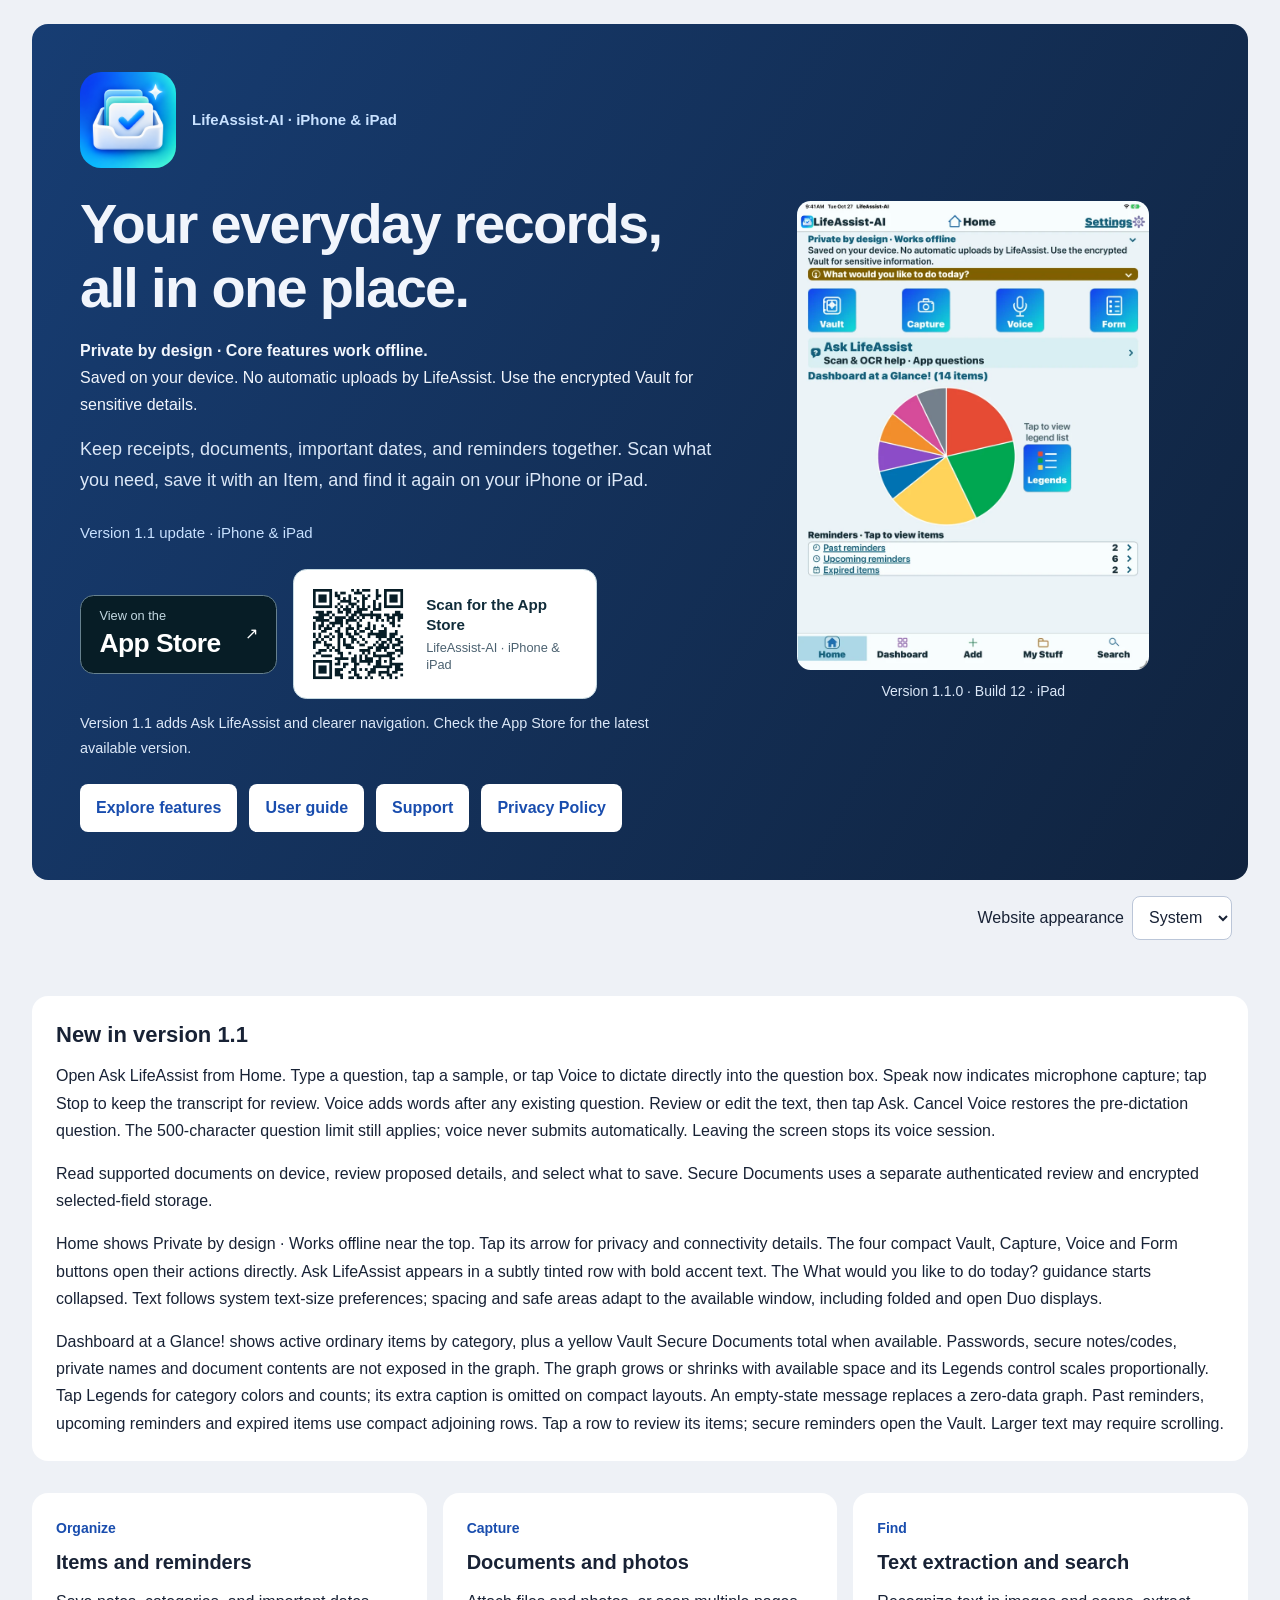
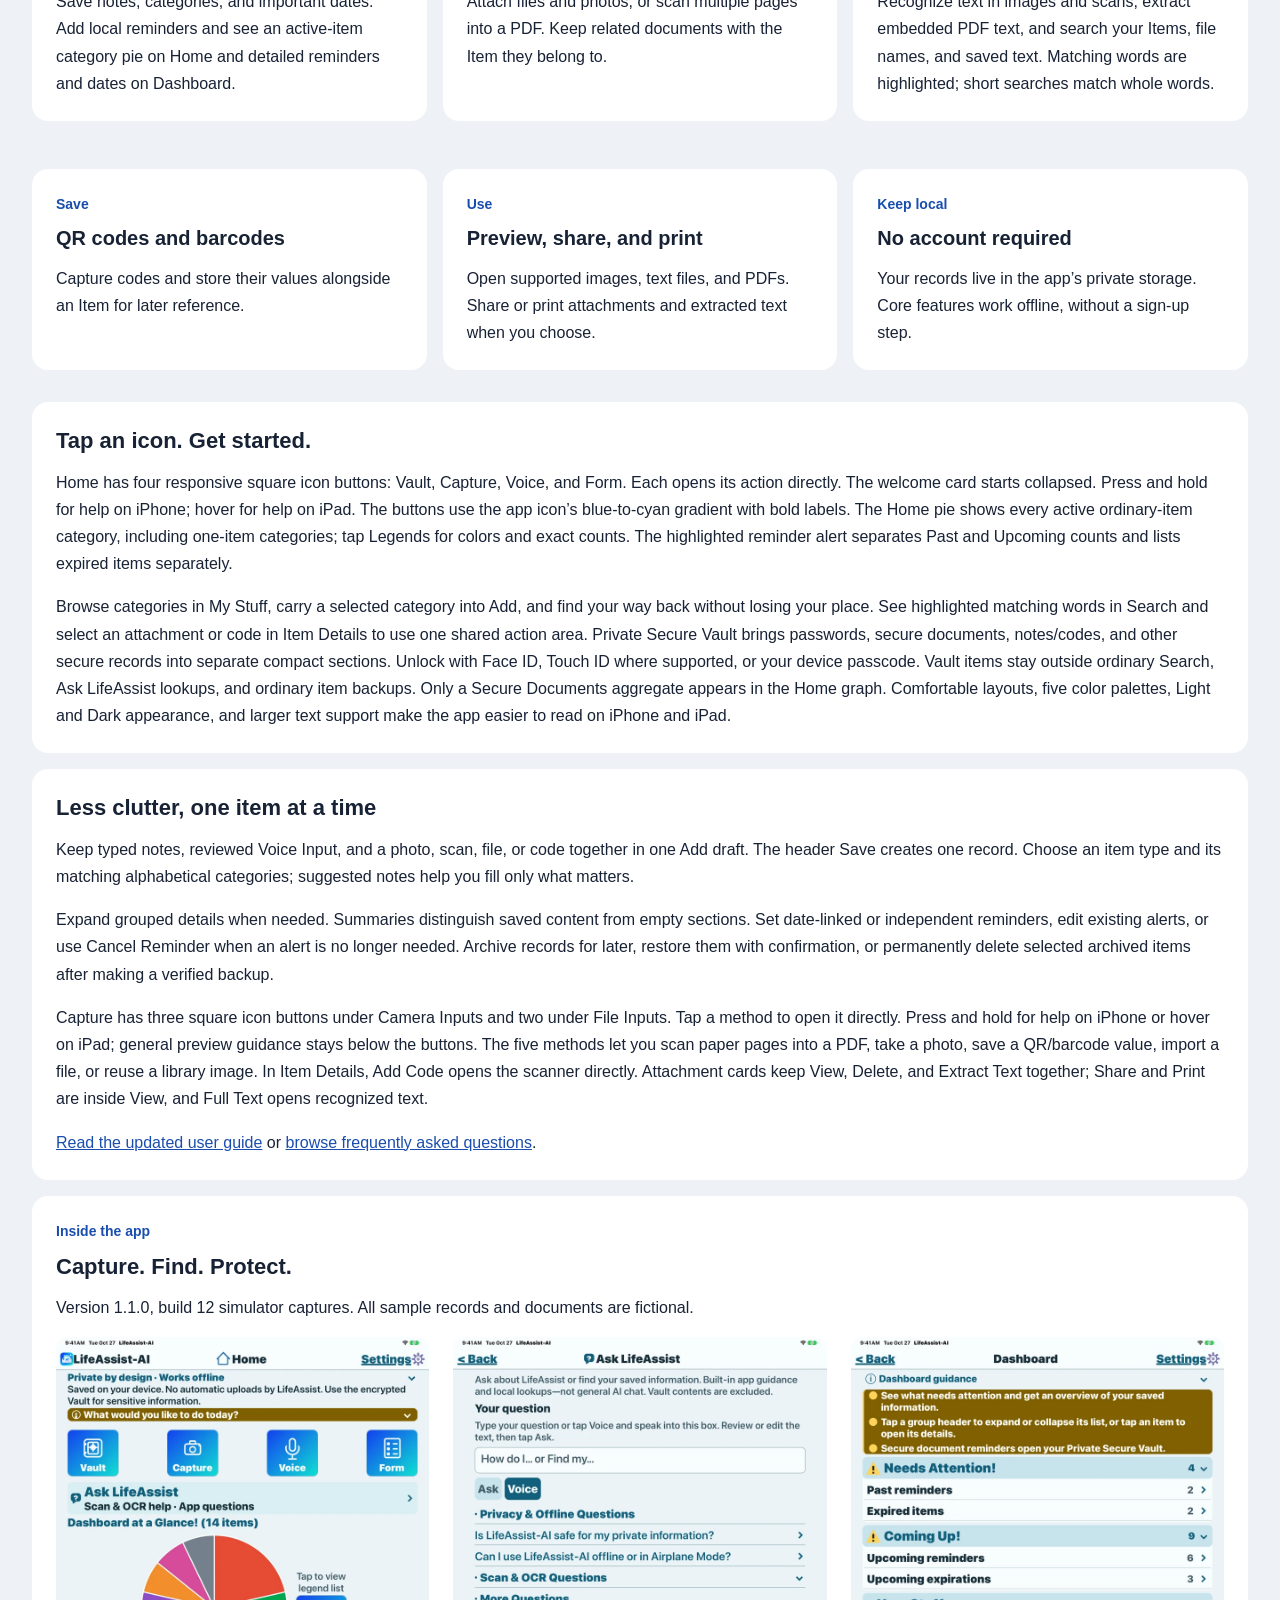
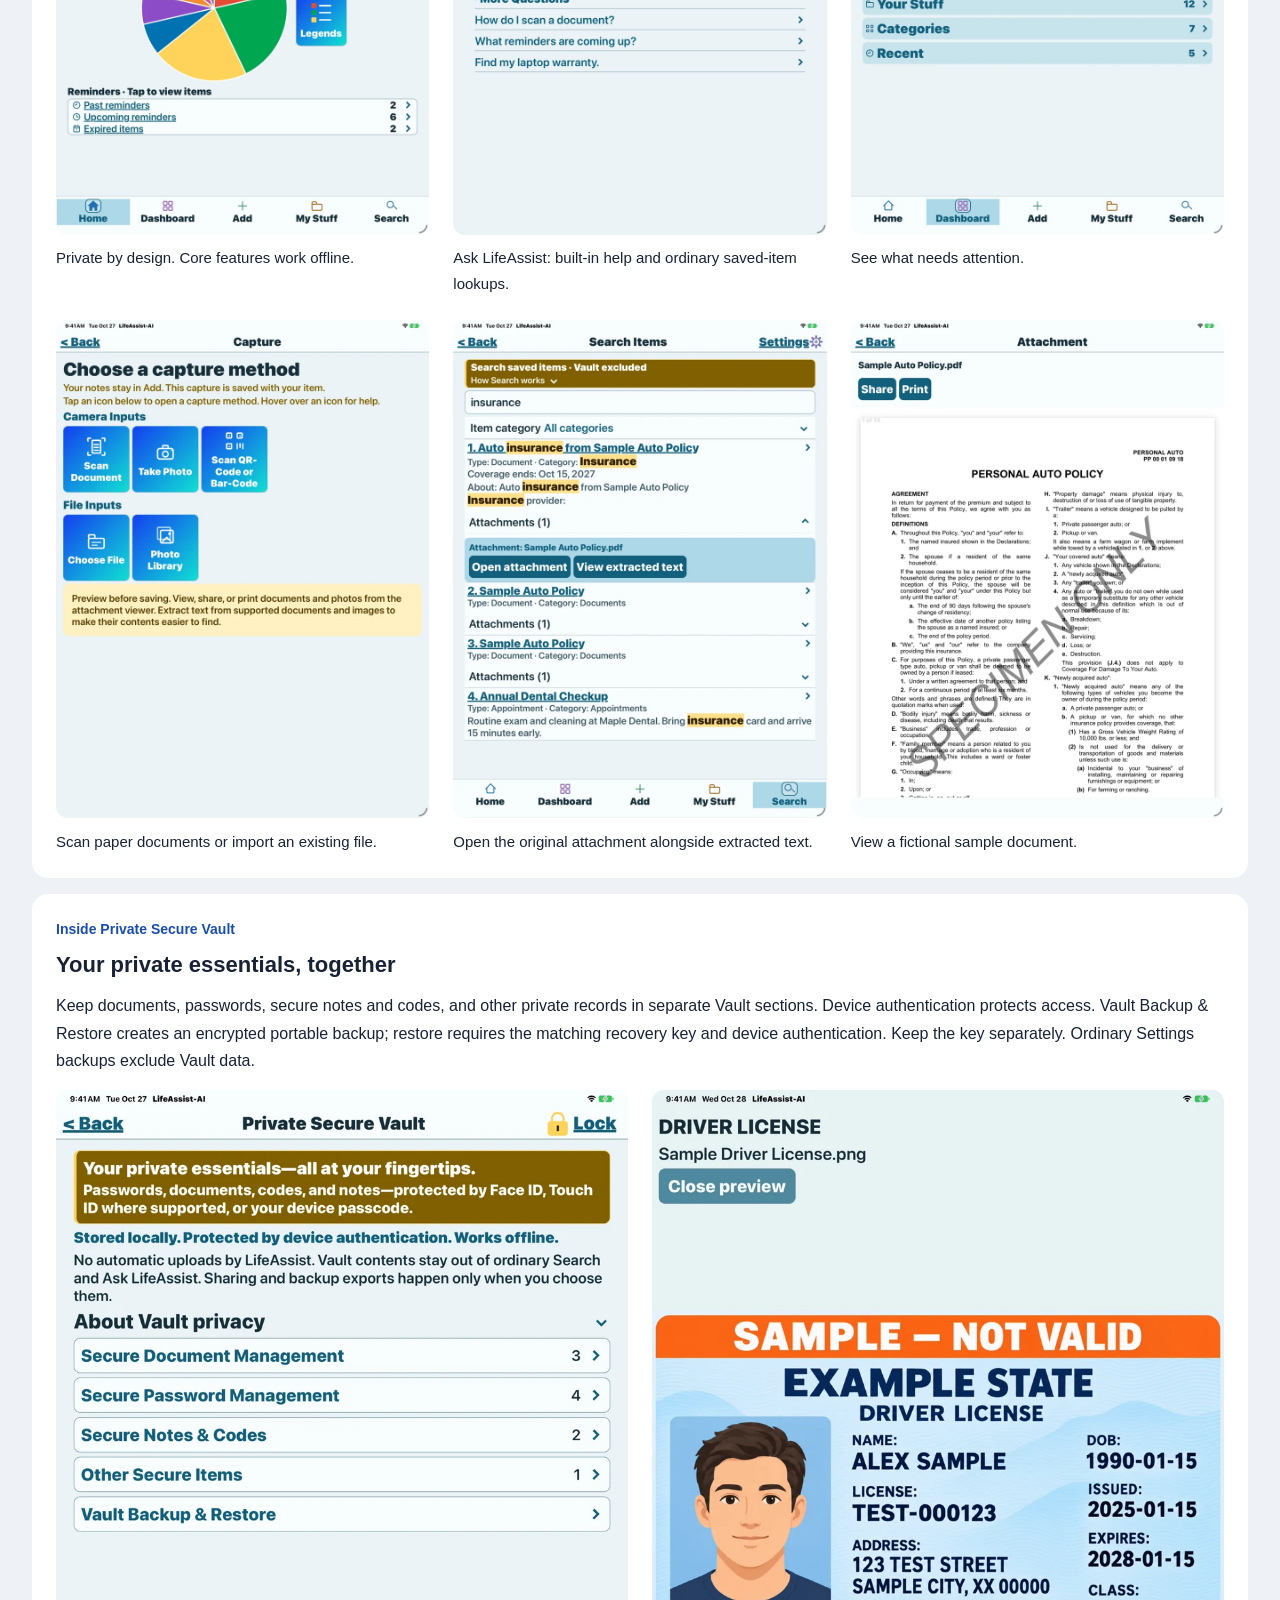
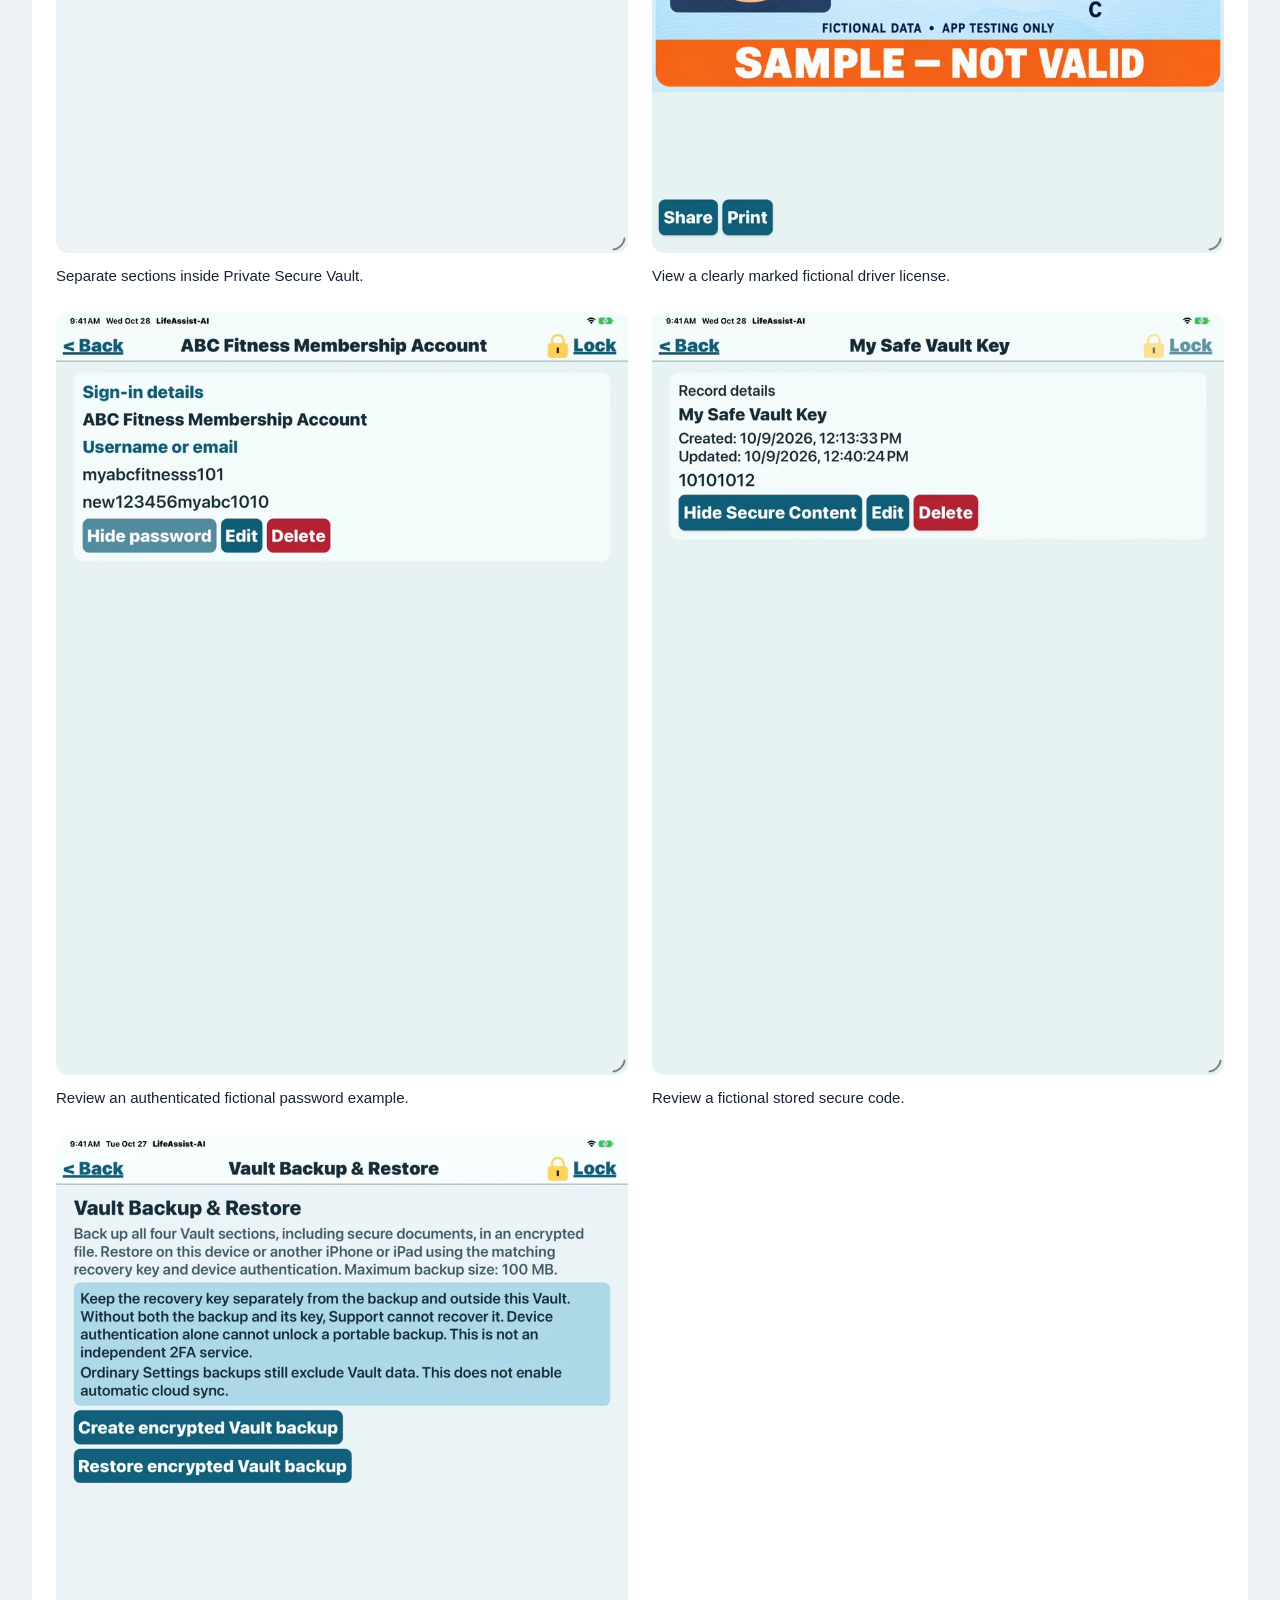
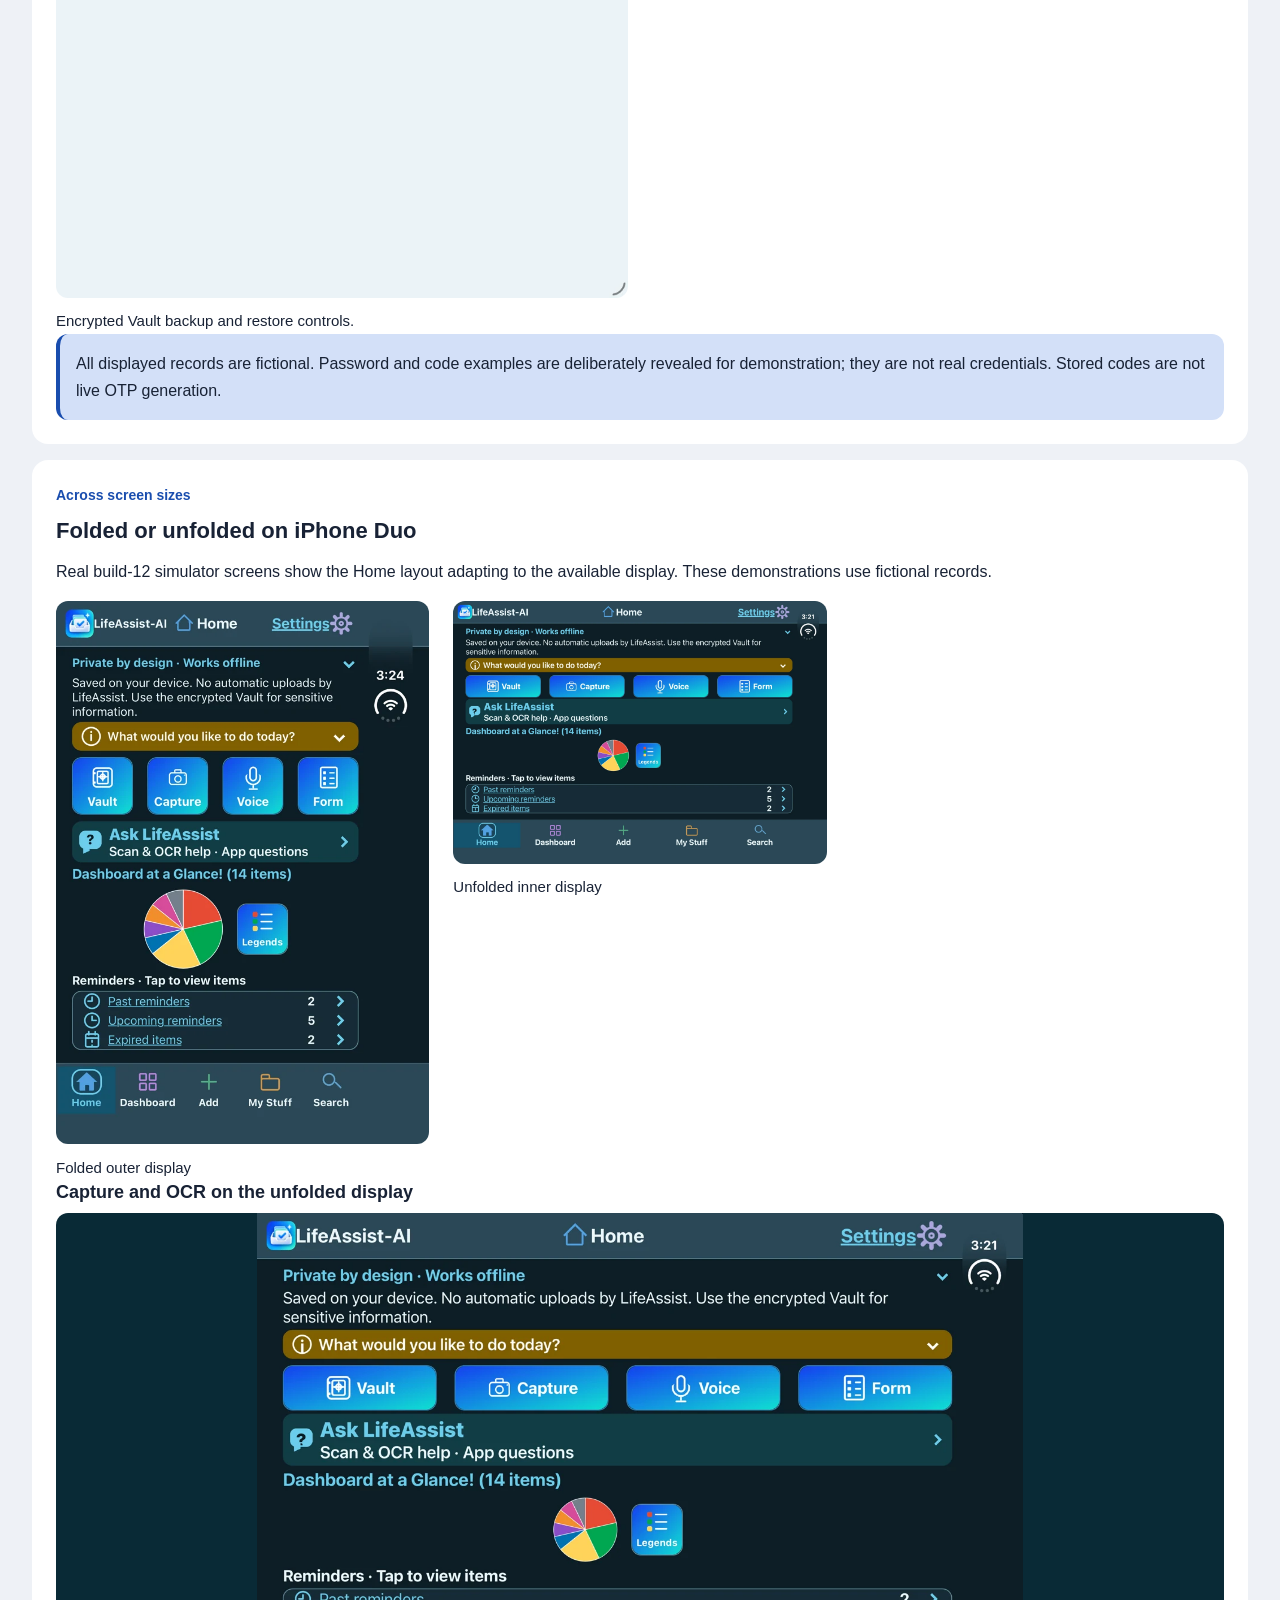
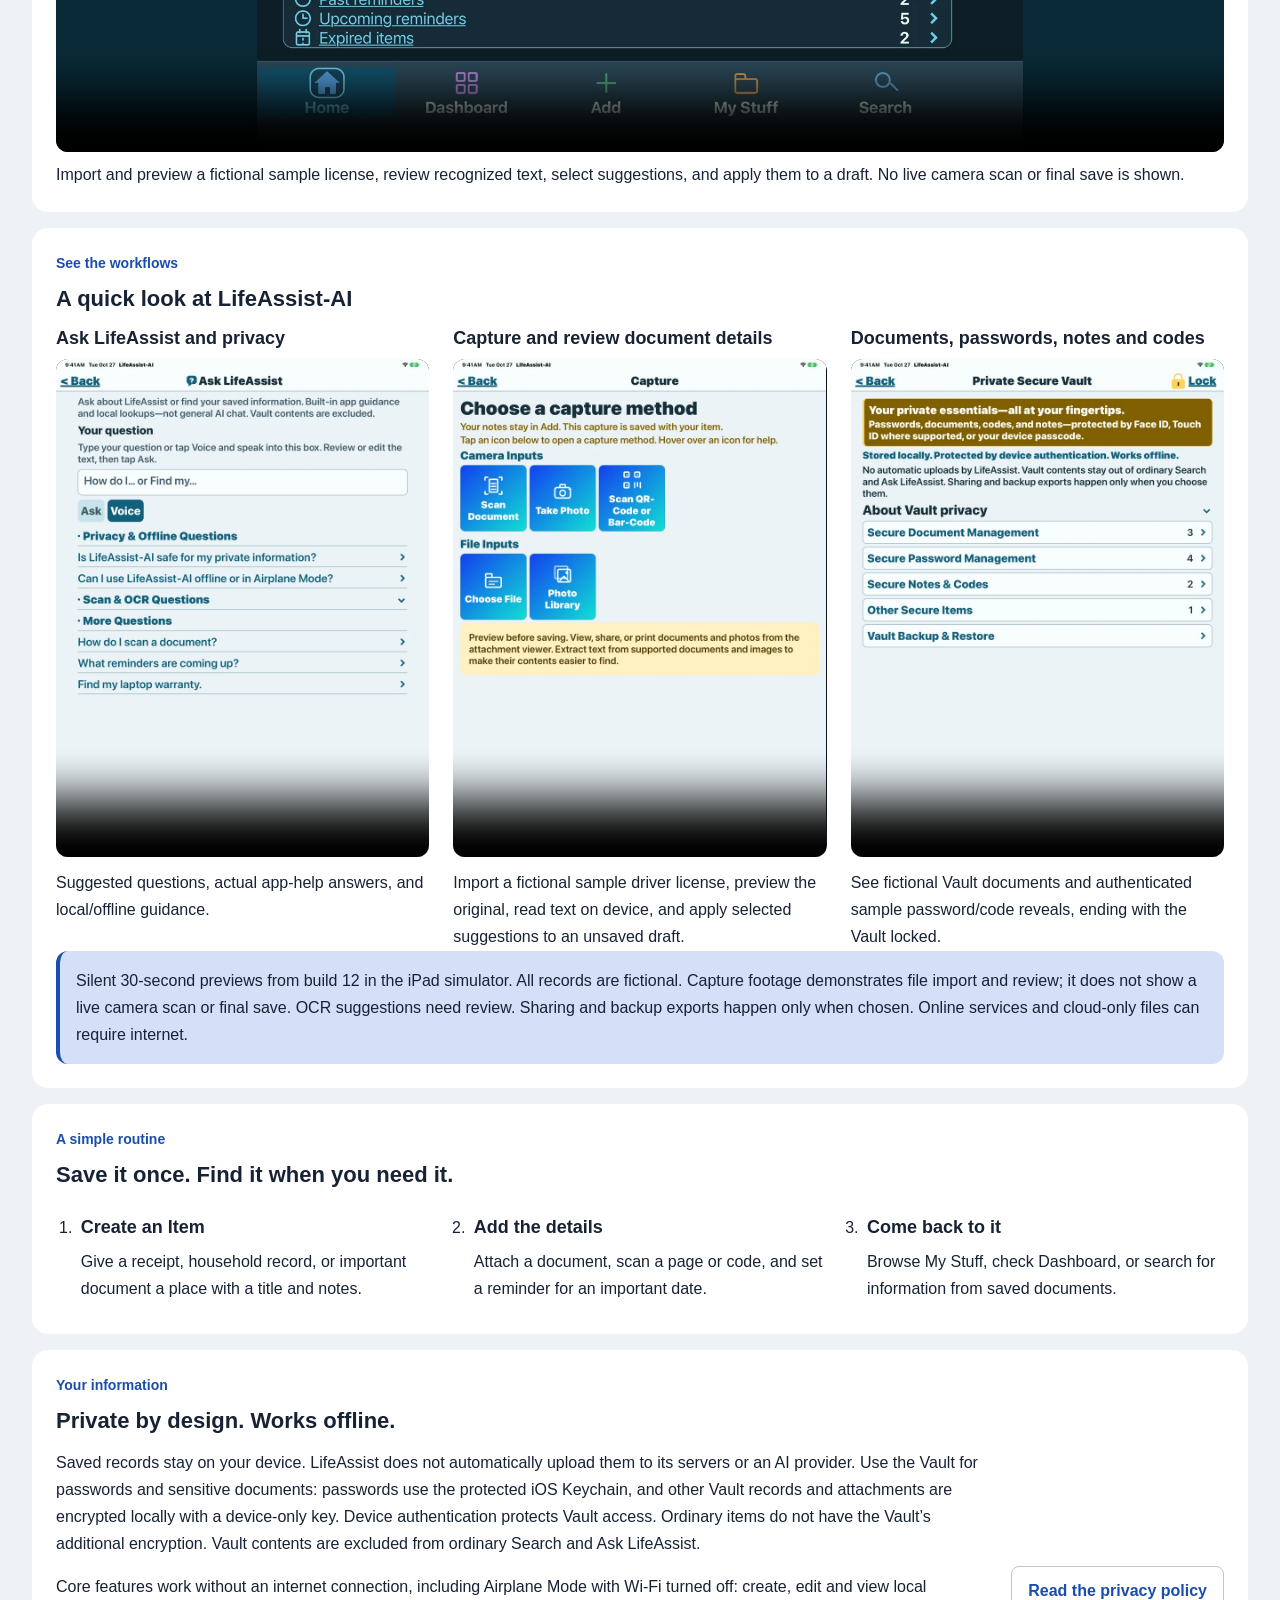
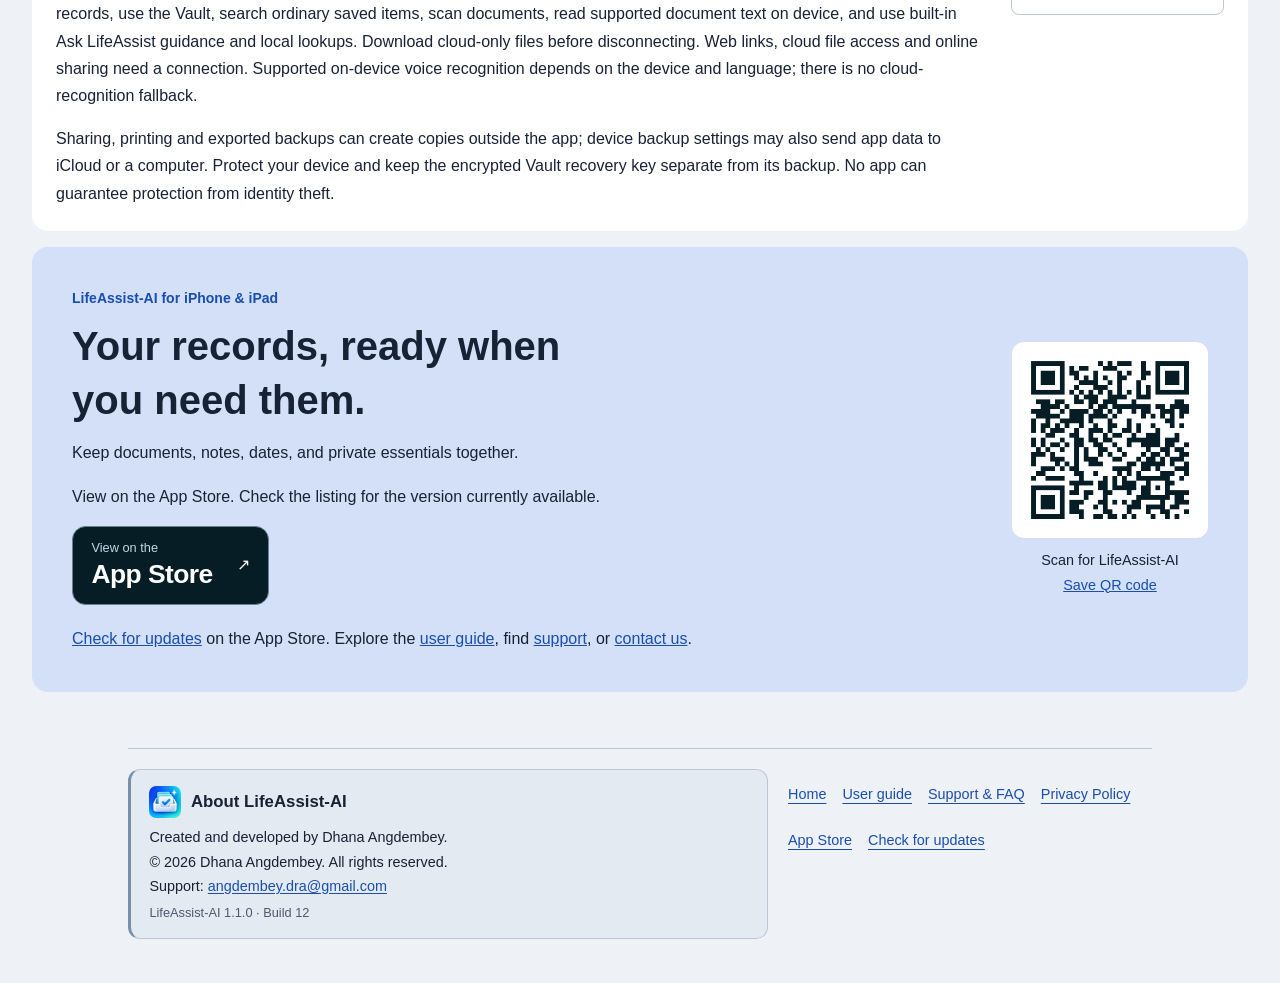
<file: docs/index.html>
<!doctype html>
<html lang="en">
<head>
<meta charset="utf-8">
<meta name="viewport" content="width=device-width, initial-scale=1">
<title>LifeAssist-AI — Documents, items and reminders</title>
<meta name="description" content="Organize everyday records on your iPhone or iPad with local items, reminders, document scanning, text extraction, and search. No account required.">
<link rel="icon" type="image/png" sizes="32x32" href="assets/favicon-32.png">
<link rel="apple-touch-icon" sizes="180x180" href="assets/apple-touch-icon.png">
<meta property="og:image" content="https://angdembey.github.io/ai-life-assistant-site/assets/app-icon.png">
<meta property="og:image:width" content="1024">
<meta property="og:image:height" content="1024">
<meta property="og:image:alt" content="LifeAssist-AI app icon: organizer cards and a checkmark on blue">
<meta name="twitter:card" content="summary">
<meta name="twitter:image" content="https://angdembey.github.io/ai-life-assistant-site/assets/app-icon.png">
<script src="appearance.js"></script>
<link rel="stylesheet" href="styles.css?v=release110-20261023">
<meta property="og:title" content="LifeAssist-AI">
<meta property="og:description" content="Your everyday records, together on your iPhone or iPad.">
</head>
<body>
<a class="skip" href="#content">Skip to content</a>
<div class="page marketing-page">
<header class="marketing-hero">
<div class="hero-copy"><div class="hero-brand"><img class="app-icon hero-icon" src="assets/app-icon.png" width="96" height="96" alt=""><p class="eyebrow">LifeAssist-AI · iPhone &amp; iPad</p></div><h1>Your everyday records,<br>all in one place.</h1><p><strong>Private by design · Core features work offline.</strong><br>Saved on your device. No automatic uploads by LifeAssist. Use the encrypted Vault for sensitive details.</p><p class="summary">Keep receipts, documents, important dates, and reminders together. Scan what you need, save it with an Item, and find it again on your iPhone or iPad.</p><p class="release-label">Version 1.1 update · iPhone &amp; iPad</p><div class="store-hero"><div class="store-actions"><a class="store-link" href="https://apps.apple.com/app/id6818905932" aria-describedby="app-store-status"><span><small>View on the</small><strong>App Store</strong></span><span aria-hidden="true">↗</span></a><a class="store-qr-mini" href="https://apps.apple.com/app/id6818905932" aria-describedby="app-store-status"><img src="assets/app-store-qr.png" width="492" height="492" alt="QR code for LifeAssist-AI on the App Store"><span><strong>Scan for the App Store</strong><small>LifeAssist-AI · iPhone &amp; iPad</small></span></a></div><p id="app-store-status" class="store-status">Version 1.1 adds Ask LifeAssist and clearer navigation. Check the App Store for the latest available version.</p></div><nav aria-label="Main navigation"><a href="#features">Explore features</a><a href="guide/">User guide</a><a href="support/">Support</a><a href="privacy/">Privacy Policy</a></nav></div>
<aside class="hero-screen"><img src="assets/media/home.webp?v=build12-20261028" width="660" height="880" alt="LifeAssist-AI build 12 Home on iPad with privacy guidance, Ask LifeAssist and reminders"><p>Version 1.1.0 · Build 12 · iPad</p></aside>
</header>
<div class="appearance-control"><label for="site-appearance">Website appearance</label><select id="site-appearance"><option value="system">System</option><option value="light">Light</option><option value="dark">Dark</option></select></div>
<main id="content">
<section id="new-in-11"><h2>New in version 1.1</h2><p>Open Ask LifeAssist from Home. Type a question, tap a sample, or tap Voice to dictate directly into the question box. Speak now indicates microphone capture; tap Stop to keep the transcript for review. Voice adds words after any existing question. Review or edit the text, then tap Ask. Cancel Voice restores the pre-dictation question. The 500-character question limit still applies; voice never submits automatically. Leaving the screen stops its voice session.</p><p>Read supported documents on device, review proposed details, and select what to save. Secure Documents uses a separate authenticated review and encrypted selected-field storage.</p><p>Home shows Private by design · Works offline near the top. Tap its arrow for privacy and connectivity details. The four compact Vault, Capture, Voice and Form buttons open their actions directly. Ask LifeAssist appears in a subtly tinted row with bold accent text. The What would you like to do today? guidance starts collapsed. Text follows system text-size preferences; spacing and safe areas adapt to the available window, including folded and open Duo displays.</p><p>Dashboard at a Glance! shows active ordinary items by category, plus a yellow Vault Secure Documents total when available. Passwords, secure notes/codes, private names and document contents are not exposed in the graph. The graph grows or shrinks with available space and its Legends control scales proportionally. Tap Legends for category colors and counts; its extra caption is omitted on compact layouts. An empty-state message replaces a zero-data graph. Past reminders, upcoming reminders and expired items use compact adjoining rows. Tap a row to review its items; secure reminders open the Vault. Larger text may require scrolling.</p></section><section class="feature-grid" id="features" aria-label="Version 1.1 features">
<article><p class="feature-label">Organize</p><h2>Items and reminders</h2><p>Save notes, categories, and important dates. Add local reminders and see an active-item category pie on Home and detailed reminders and dates on Dashboard.</p></article>
<article><p class="feature-label">Capture</p><h2>Documents and photos</h2><p>Attach files and photos, or scan multiple pages into a PDF. Keep related documents with the Item they belong to.</p></article>
<article><p class="feature-label">Find</p><h2>Text extraction and search</h2><p>Recognize text in images and scans, extract embedded PDF text, and search your Items, file names, and saved text. Matching words are highlighted; short searches match whole words.</p></article>
<article><p class="feature-label">Save</p><h2>QR codes and barcodes</h2><p>Capture codes and store their values alongside an Item for later reference.</p></article>
<article><p class="feature-label">Use</p><h2>Preview, share, and print</h2><p>Open supported images, text files, and PDFs. Share or print attachments and extracted text when you choose.</p></article>
<article><p class="feature-label">Keep local</p><h2>No account required</h2><p>Your records live in the app’s private storage. Core features work offline, without a sign-up step.</p></article>
</section>
<section><h2>Tap an icon. Get started.</h2><p>Home has four responsive square icon buttons: Vault, Capture, Voice, and Form. Each opens its action directly. The welcome card starts collapsed. Press and hold for help on iPhone; hover for help on iPad. The buttons use the app icon’s blue-to-cyan gradient with bold labels. The Home pie shows every active ordinary-item category, including one-item categories; tap Legends for colors and exact counts. The highlighted reminder alert separates Past and Upcoming counts and lists expired items separately.</p><p>Browse categories in My Stuff, carry a selected category into Add, and find your way back without losing your place. See highlighted matching words in Search and select an attachment or code in Item Details to use one shared action area. Private Secure Vault brings passwords, secure documents, notes/codes, and other secure records into separate compact sections. Unlock with Face ID, Touch ID where supported, or your device passcode. Vault items stay outside ordinary Search, Ask LifeAssist lookups, and ordinary item backups. Only a Secure Documents aggregate appears in the Home graph. Comfortable layouts, five color palettes, Light and Dark appearance, and larger text support make the app easier to read on iPhone and iPad.</p></section>
<section><h2>Less clutter, one item at a time</h2><p>Keep typed notes, reviewed Voice Input, and a photo, scan, file, or code together in one Add draft. The header Save creates one record. Choose an item type and its matching alphabetical categories; suggested notes help you fill only what matters.</p><p>Expand grouped details when needed. Summaries distinguish saved content from empty sections. Set date-linked or independent reminders, edit existing alerts, or use Cancel Reminder when an alert is no longer needed. Archive records for later, restore them with confirmation, or permanently delete selected archived items after making a verified backup.</p><p>Capture has three square icon buttons under Camera Inputs and two under File Inputs. Tap a method to open it directly. Press and hold for help on iPhone or hover on iPad; general preview guidance stays below the buttons. The five methods let you scan paper pages into a PDF, take a photo, save a QR/barcode value, import a file, or reuse a library image. In Item Details, Add Code opens the scanner directly. Attachment cards keep View, Delete, and Extract Text together; Share and Print are inside View, and Full Text opens recognized text.</p><p><a href="guide/">Read the updated user guide</a> or <a href="support/">browse frequently asked questions</a>.</p></section><section id="screens"><p class="feature-label">Inside the app</p><h2>Capture. Find. Protect.</h2><p>Version 1.1.0, build 12 simulator captures. All sample records and documents are fictional.</p><div class="screenshot-grid"><figure><a href="assets/media/home.webp?v=build12-20261028"><img src="assets/media/home.webp?v=build12-20261028" width="840" height="1120" loading="lazy" alt="Private by design. Core features work offline."></a><figcaption>Private by design. Core features work offline.</figcaption></figure><figure><a href="assets/media/ask.webp?v=build12-20261028"><img src="assets/media/ask.webp?v=build12-20261028" width="840" height="1120" loading="lazy" alt="Ask LifeAssist: built-in help and ordinary saved-item lookups."></a><figcaption>Ask LifeAssist: built-in help and ordinary saved-item lookups.</figcaption></figure><figure><a href="assets/media/dashboard.webp?v=build12-20261028"><img src="assets/media/dashboard.webp?v=build12-20261028" width="840" height="1120" loading="lazy" alt="See what needs attention."></a><figcaption>See what needs attention.</figcaption></figure><figure><a href="assets/media/capture.webp?v=build12-20261028"><img src="assets/media/capture.webp?v=build12-20261028" width="840" height="1120" loading="lazy" alt="Scan paper documents or import an existing file."></a><figcaption>Scan paper documents or import an existing file.</figcaption></figure><figure><a href="assets/media/search.webp?v=build12-20261028"><img src="assets/media/search.webp?v=build12-20261028" width="840" height="1120" loading="lazy" alt="Open the original attachment alongside extracted text."></a><figcaption>Open the original attachment alongside extracted text.</figcaption></figure><figure><a href="assets/media/document.webp?v=build12-20261028"><img src="assets/media/document.webp?v=build12-20261028" width="840" height="1120" loading="lazy" alt="View a fictional sample document."></a><figcaption>View a fictional sample document.</figcaption></figure></div></section><section id="vault-features"><p class="feature-label">Inside Private Secure Vault</p><h2>Your private essentials, together</h2><p>Keep documents, passwords, secure notes and codes, and other private records in separate Vault sections. Device authentication protects access. Vault Backup &amp; Restore creates an encrypted portable backup; restore requires the matching recovery key and device authentication. Keep the key separately. Ordinary Settings backups exclude Vault data.</p><div class="screenshot-grid vault-screens"><figure><a href="assets/media/vault.webp?v=build12-20261028"><img src="assets/media/vault.webp?v=build12-20261028" width="840" height="1120" loading="lazy" alt="Separate sections inside Private Secure Vault."></a><figcaption>Separate sections inside Private Secure Vault.</figcaption></figure><figure><a href="assets/media/vault-documents.webp?v=build12-20261028"><img src="assets/media/vault-documents.webp?v=build12-20261028" width="840" height="1120" loading="lazy" alt="View a clearly marked fictional driver license."></a><figcaption>View a clearly marked fictional driver license.</figcaption></figure><figure><a href="assets/media/vault-passwords.webp?v=build12-20261028"><img src="assets/media/vault-passwords.webp?v=build12-20261028" width="840" height="1120" loading="lazy" alt="Review an authenticated fictional password example."></a><figcaption>Review an authenticated fictional password example.</figcaption></figure><figure><a href="assets/media/vault-notes.webp?v=build12-20261028"><img src="assets/media/vault-notes.webp?v=build12-20261028" width="840" height="1120" loading="lazy" alt="Review a fictional stored secure code."></a><figcaption>Review a fictional stored secure code.</figcaption></figure><figure><a href="assets/media/vault-backup.webp?v=build12-20261028"><img src="assets/media/vault-backup.webp?v=build12-20261028" width="840" height="1120" loading="lazy" alt="Encrypted Vault backup and restore controls."></a><figcaption>Encrypted Vault backup and restore controls.</figcaption></figure></div><p class="hint">All displayed records are fictional. Password and code examples are deliberately revealed for demonstration; they are not real credentials. Stored codes are not live OTP generation.</p></section><section id="duo-media"><p class="feature-label">Across screen sizes</p><h2>Folded or unfolded on iPhone Duo</h2><p>Real build-12 simulator screens show the Home layout adapting to the available display. These demonstrations use fictional records.</p><div class="screenshot-grid"><figure><img src="assets/media/duo-folded.webp?v=build12-20261028" loading="lazy" alt="Home on the folded Duo outer display"><figcaption>Folded outer display</figcaption></figure><figure><img src="assets/media/duo-open.webp?v=build12-20261028" loading="lazy" alt="Home on the unfolded Duo inner display"><figcaption>Unfolded inner display</figcaption></figure></div><h3>Capture and OCR on the unfolded display</h3><video controls playsinline preload="none" poster="assets/media/duo-open.webp?v=build12-20261028" style="width:100%;aspect-ratio:1920/886;background:#092a36;border-radius:.75rem" aria-label="Unfolded Duo landscape Capture and OCR demonstration"><source src="assets/media/duo-capture.mp4?v=build12-20261028" type="video/mp4"></video><p>Import and preview a fictional sample license, review recognized text, select suggestions, and apply them to a draft. No live camera scan or final save is shown.</p></section><section id="previews"><p class="feature-label">See the workflows</p><h2>A quick look at LifeAssist-AI</h2><div class="preview-grid"><article><h3>Ask LifeAssist and privacy</h3><video controls playsinline preload="none" poster="assets/media/ask.webp?v=build12-20261028" aria-label="Ask LifeAssist and privacy"><source src="assets/media/overview.mp4?v=build12-20261028" type="video/mp4"><a href="assets/media/overview.mp4?v=build12-20261028">Download the preview</a></video><p>Suggested questions, actual app-help answers, and local/offline guidance.</p></article><article><h3>Capture and review document details</h3><video controls playsinline preload="none" poster="assets/media/capture.webp?v=build12-20261028" aria-label="Capture and review document details"><source src="assets/media/documents.mp4?v=build12-20261028" type="video/mp4"><a href="assets/media/documents.mp4?v=build12-20261028">Download the preview</a></video><p>Import a fictional sample driver license, preview the original, read text on device, and apply selected suggestions to an unsaved draft.</p></article><article><h3>Documents, passwords, notes and codes</h3><video controls playsinline preload="none" poster="assets/media/vault.webp?v=build12-20261028" aria-label="Documents, passwords, notes and codes"><source src="assets/media/vault.mp4?v=build12-20261028" type="video/mp4"><a href="assets/media/vault.mp4?v=build12-20261028">Download the preview</a></video><p>See fictional Vault documents and authenticated sample password/code reveals, ending with the Vault locked.</p></article></div><p class="hint">Silent 30-second previews from build 12 in the iPad simulator. All records are fictional. Capture footage demonstrates file import and review; it does not show a live camera scan or final save. OCR suggestions need review. Sharing and backup exports happen only when chosen. Online services and cloud-only files can require internet.</p></section>
<section class="workflow"><p class="feature-label">A simple routine</p><h2>Save it once. Find it when you need it.</h2><ol><li><h3>Create an Item</h3><p>Give a receipt, household record, or important document a place with a title and notes.</p></li><li><h3>Add the details</h3><p>Attach a document, scan a page or code, and set a reminder for an important date.</p></li><li><h3>Come back to it</h3><p>Browse My Stuff, check Dashboard, or search for information from saved documents.</p></li></ol></section>
<section class="privacy-feature"><div><p class="feature-label">Your information</p><h2>Private by design. Works offline.</h2><p>Saved records stay on your device. LifeAssist does not automatically upload them to its servers or an AI provider. Use the Vault for passwords and sensitive documents: passwords use the protected iOS Keychain, and other Vault records and attachments are encrypted locally with a device-only key. Device authentication protects Vault access. Ordinary items do not have the Vault’s additional encryption. Vault contents are excluded from ordinary Search and Ask LifeAssist.</p><p>Core features work without an internet connection, including Airplane Mode with Wi-Fi turned off: create, edit and view local records, use the Vault, search ordinary saved items, scan documents, read supported document text on device, and use built-in Ask LifeAssist guidance and local lookups. Download cloud-only files before disconnecting. Web links, cloud file access and online sharing need a connection. Supported on-device voice recognition depends on the device and language; there is no cloud-recognition fallback.</p><p>Sharing, printing and exported backups can create copies outside the app; device backup settings may also send app data to iCloud or a computer. Protect your device and keep the encrypted Vault recovery key separate from its backup. No app can guarantee protection from identity theft.</p></div><a class="button-link" href="privacy/">Read the privacy policy</a></section>
<section class="release-section store-release" aria-labelledby="store-title"><div><p class="feature-label">LifeAssist-AI for iPhone &amp; iPad</p><h2 id="store-title">Your records, ready when you need them.</h2><p>Keep documents, notes, dates, and private essentials together.</p><p id="store-release-status">View on the App Store. Check the listing for the version currently available.</p><a class="store-link" href="https://apps.apple.com/app/id6818905932" aria-describedby="store-release-status"><span><small>View on the</small><strong>App Store</strong></span><span aria-hidden="true">↗</span></a><p class="store-help"><a href="https://apps.apple.com/app/id6818905932">Check for updates</a> on the App Store. Explore the <a href="guide/">user guide</a>, find <a href="support/">support</a>, or <a href="mailto:angdembey.dra@gmail.com?subject=LifeAssist-AI">contact us</a>.</p></div><figure class="store-qr-large"><a href="https://apps.apple.com/app/id6818905932" aria-describedby="store-release-status"><img src="assets/app-store-qr.png" width="492" height="492" loading="lazy" alt="Scan to open LifeAssist-AI’s App Store listing"></a><figcaption>Scan for LifeAssist-AI<br><a href="assets/app-store-qr.png" download="LifeAssist-AI-App-Store-QR.png">Save QR code</a></figcaption></figure></section>
</main>
<footer class="site-footer"><div class="about-card" aria-labelledby="about-title"><div class="about-heading"><img src="assets/app-icon.png" width="32" height="32" alt=""><h2 id="about-title">About LifeAssist-AI</h2></div><div class="about-details"><p>Created and developed by Dhana Angdembey.</p><p>© 2026 Dhana Angdembey. All rights reserved.</p><p>Support: <a href="mailto:angdembey.dra@gmail.com">angdembey.dra@gmail.com</a></p><p class="about-version">LifeAssist-AI 1.1.0 · Build 12</p></div></div><nav class="footer-links" aria-label="Footer navigation"><a href="./">Home</a><a href="guide/">User guide</a><a href="support/">Support &amp; FAQ</a><a href="privacy/">Privacy Policy</a><a href="https://apps.apple.com/app/id6818905932">App Store</a><a href="https://apps.apple.com/app/id6818905932">Check for updates</a></nav></footer>
</div>
</body>
</html>
</file>
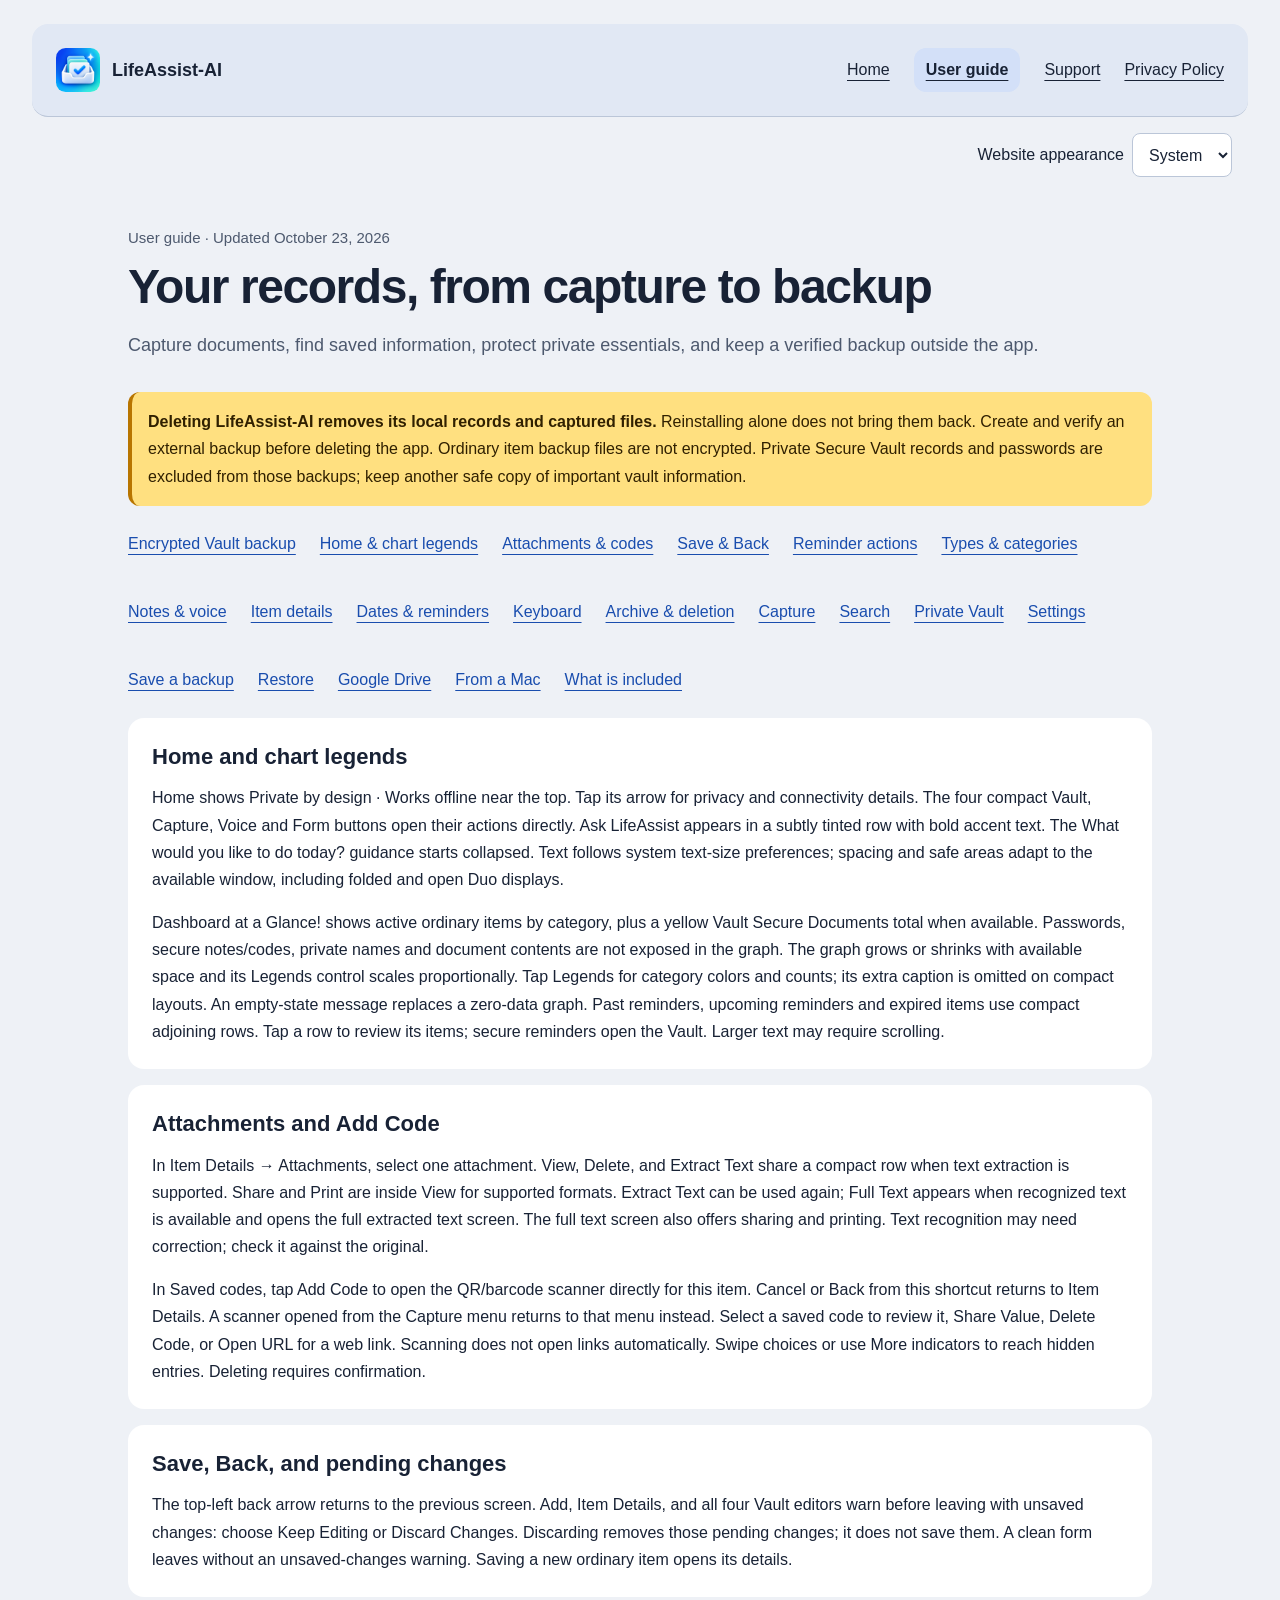
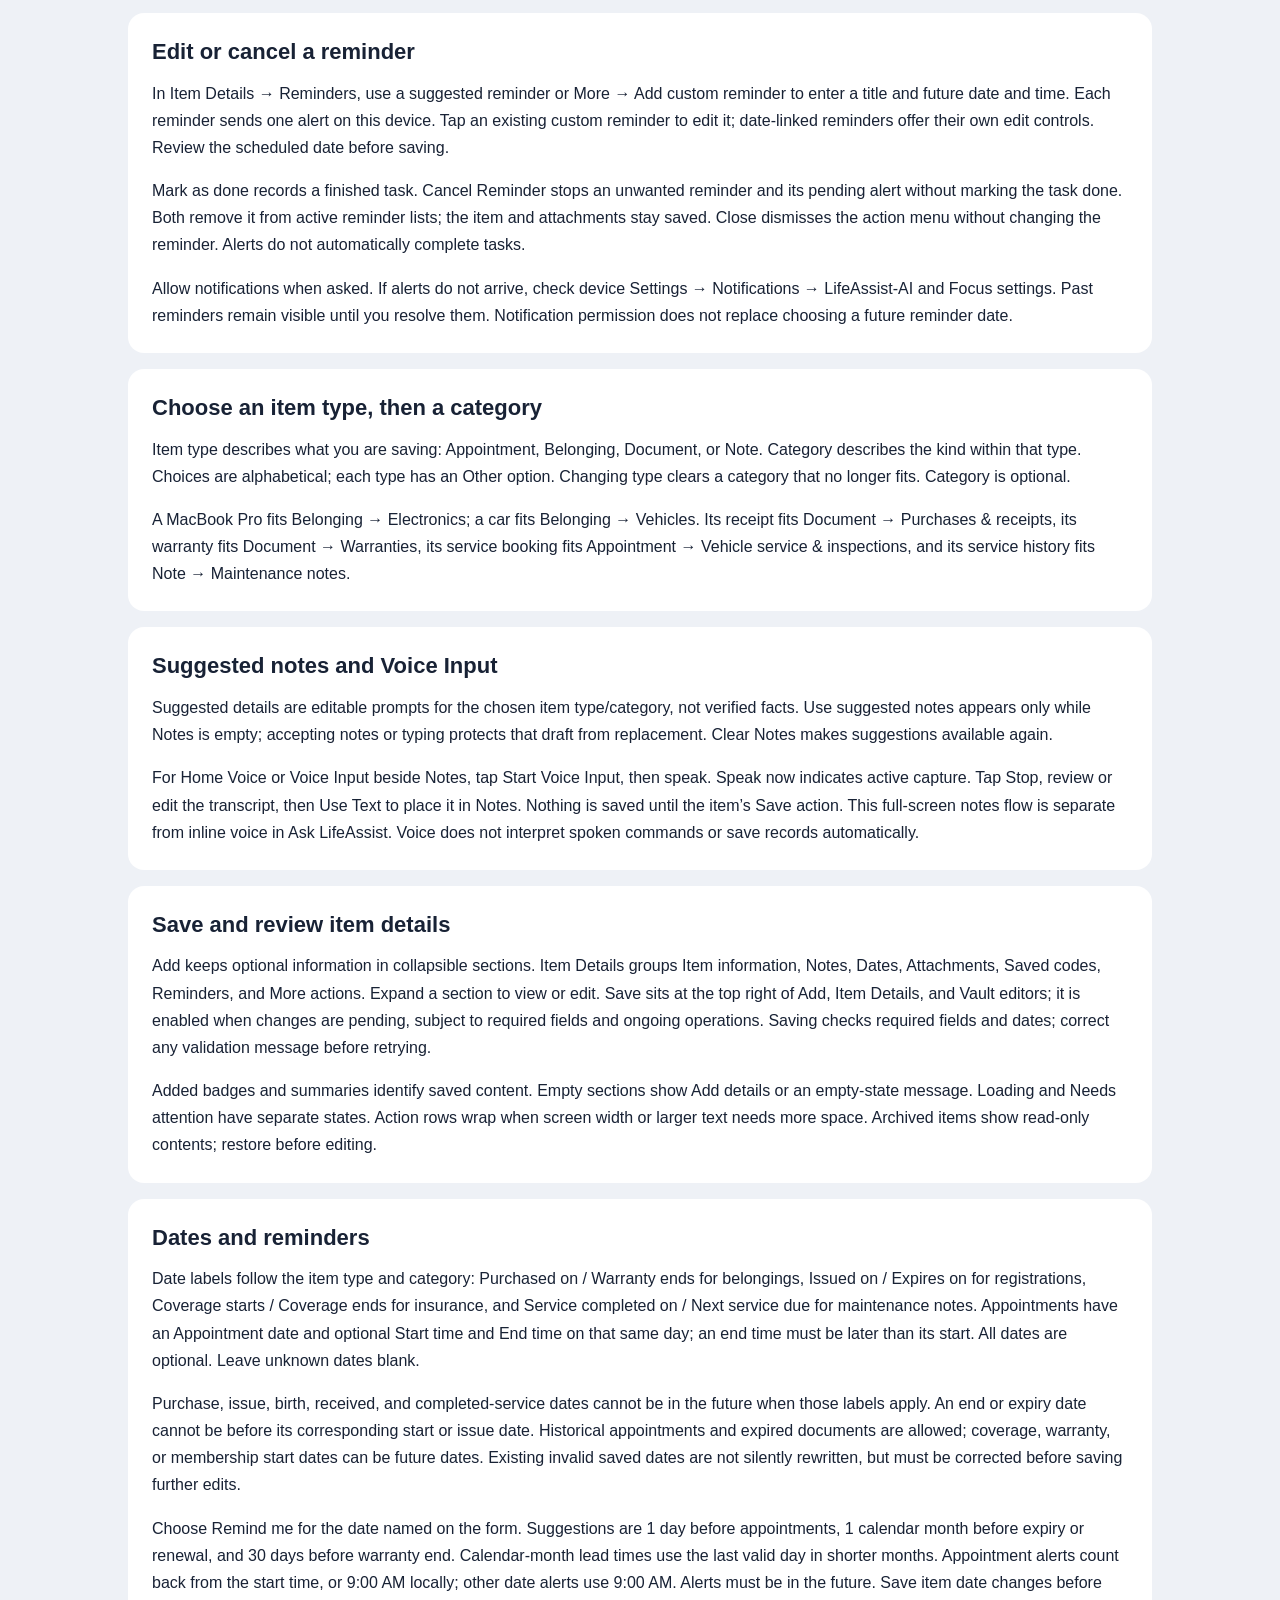
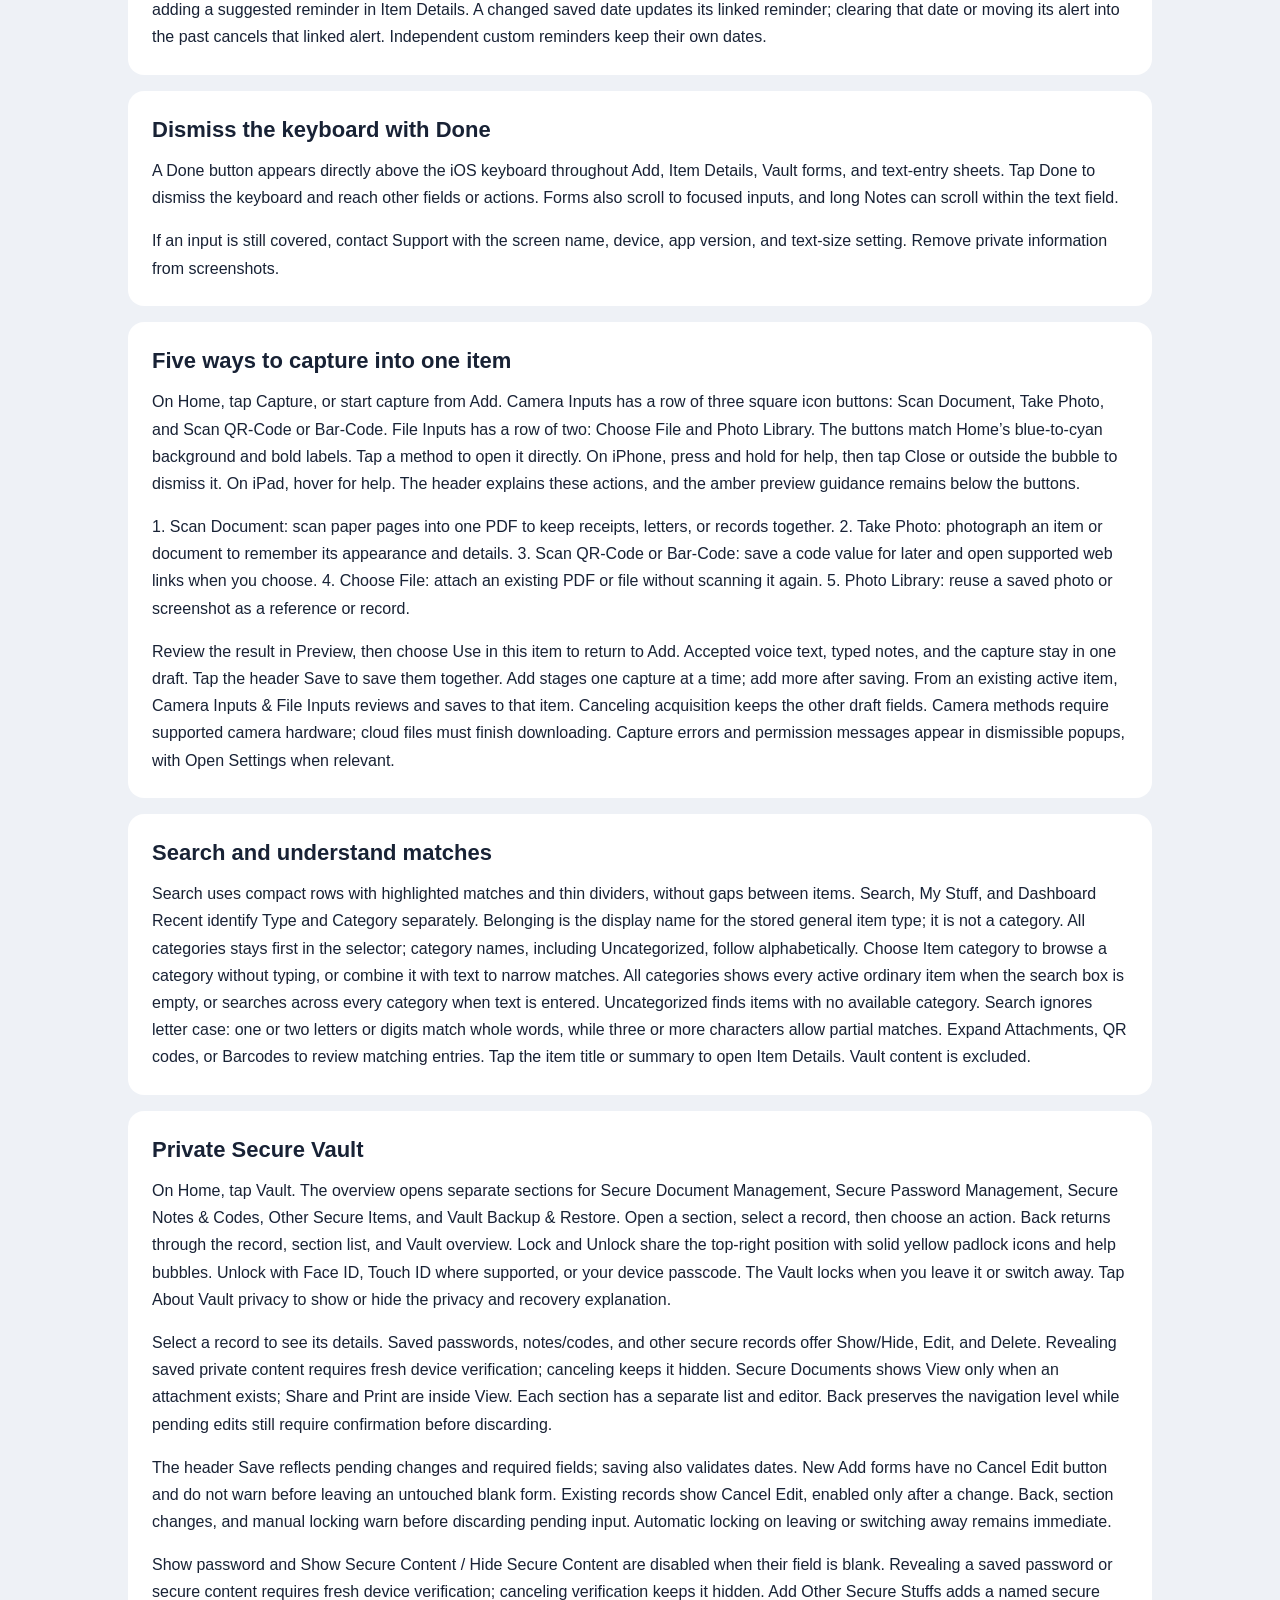
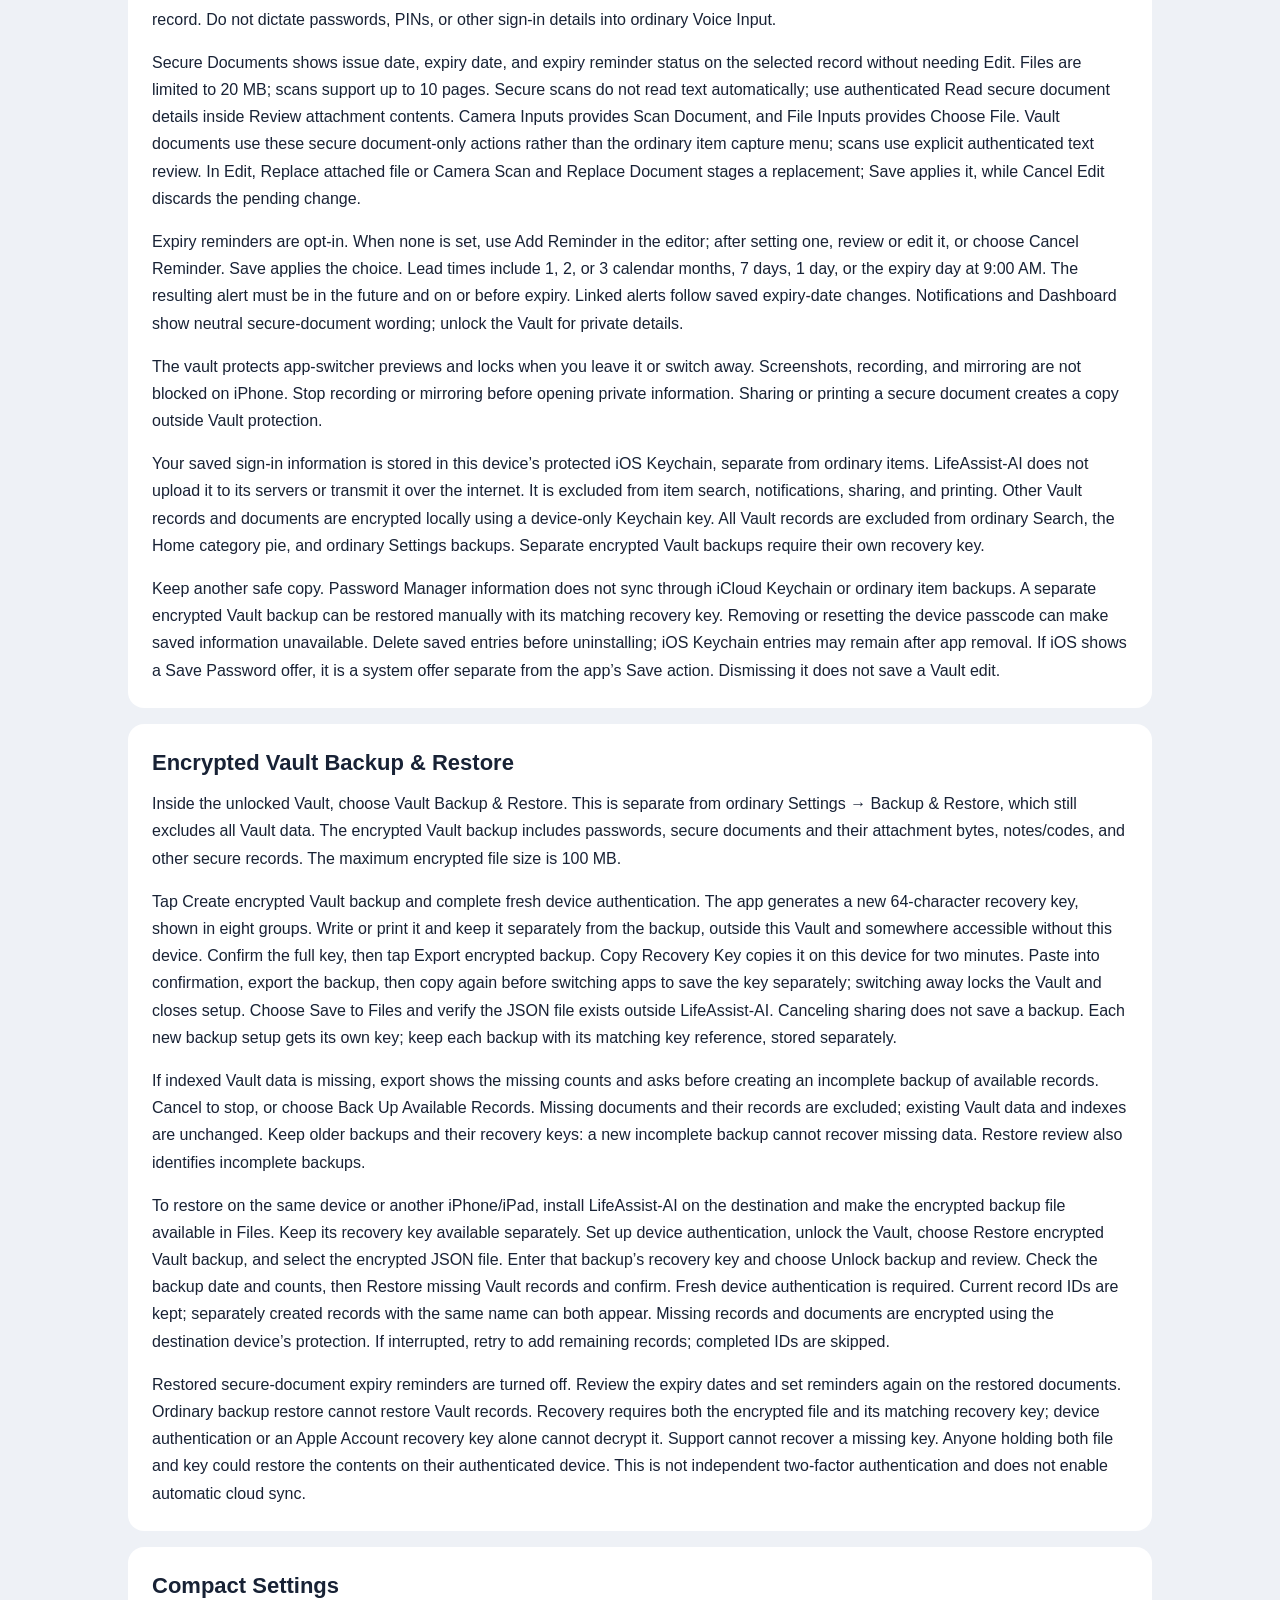
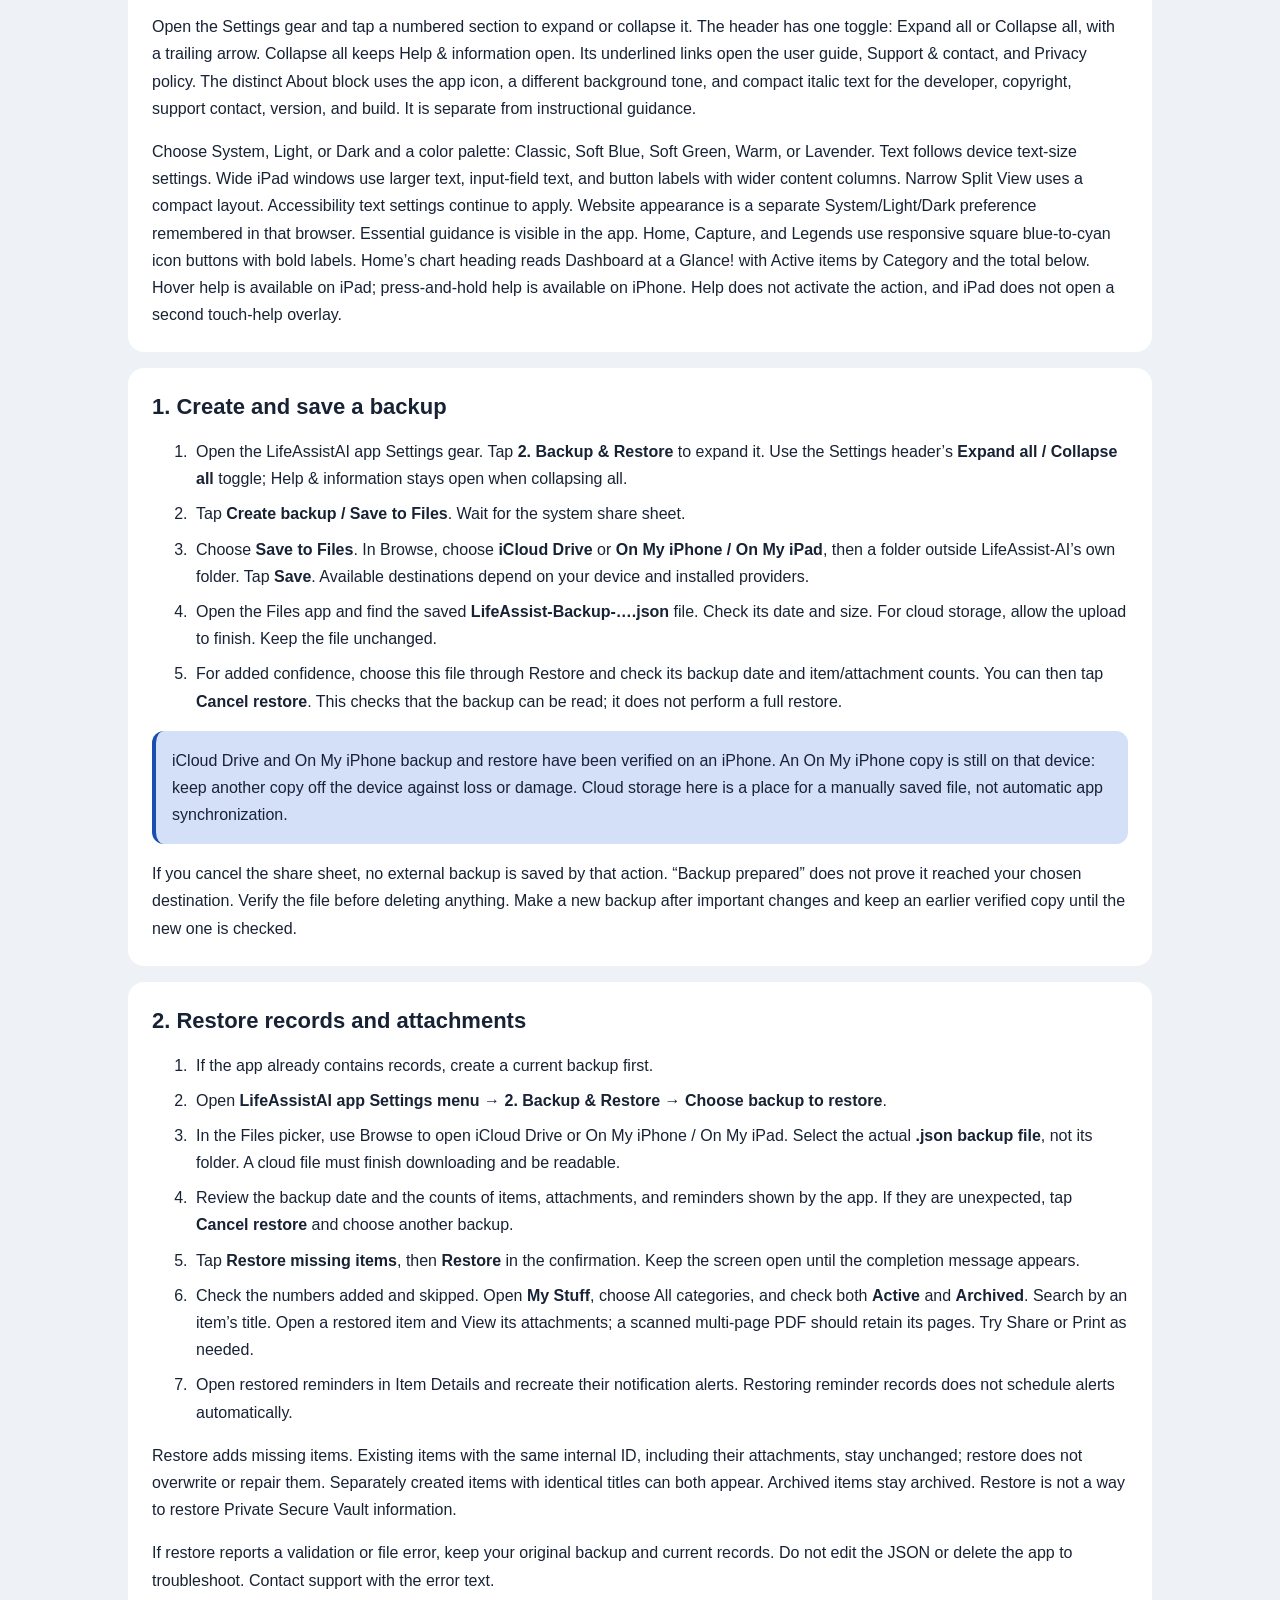
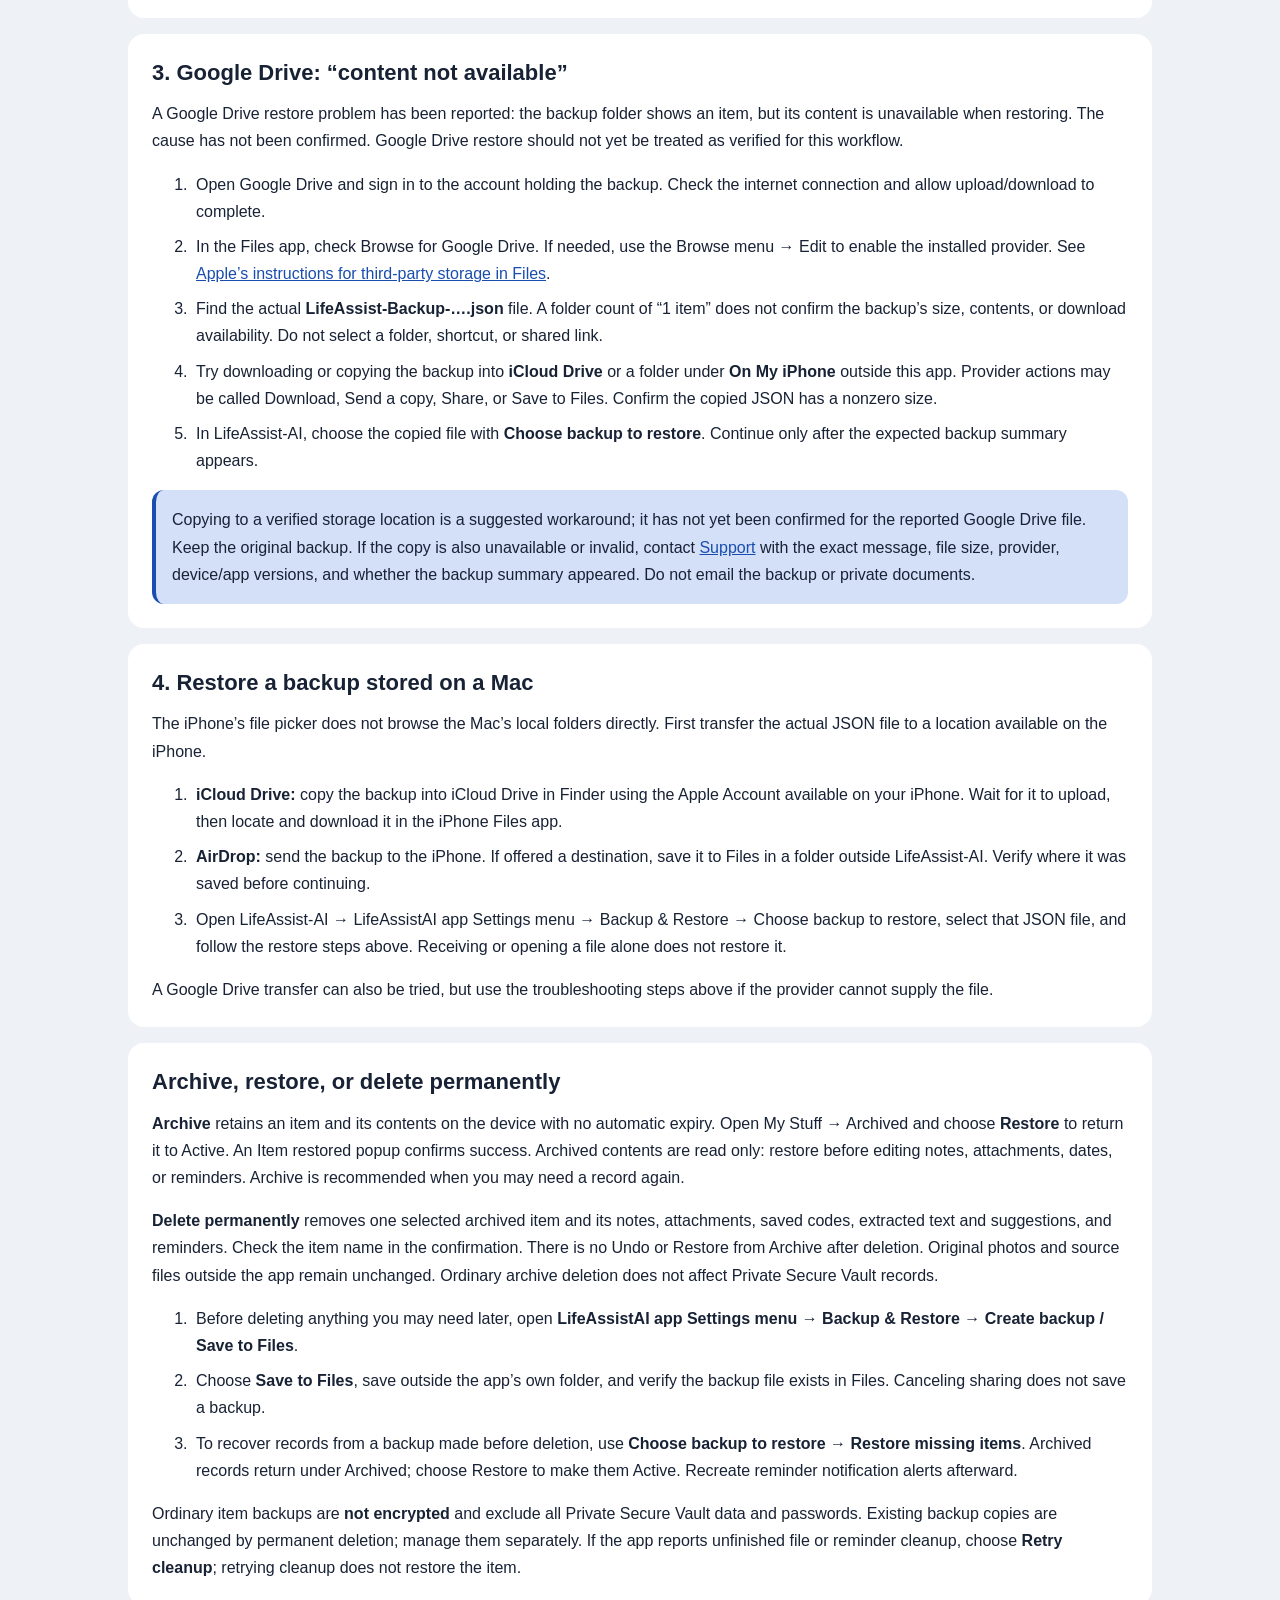
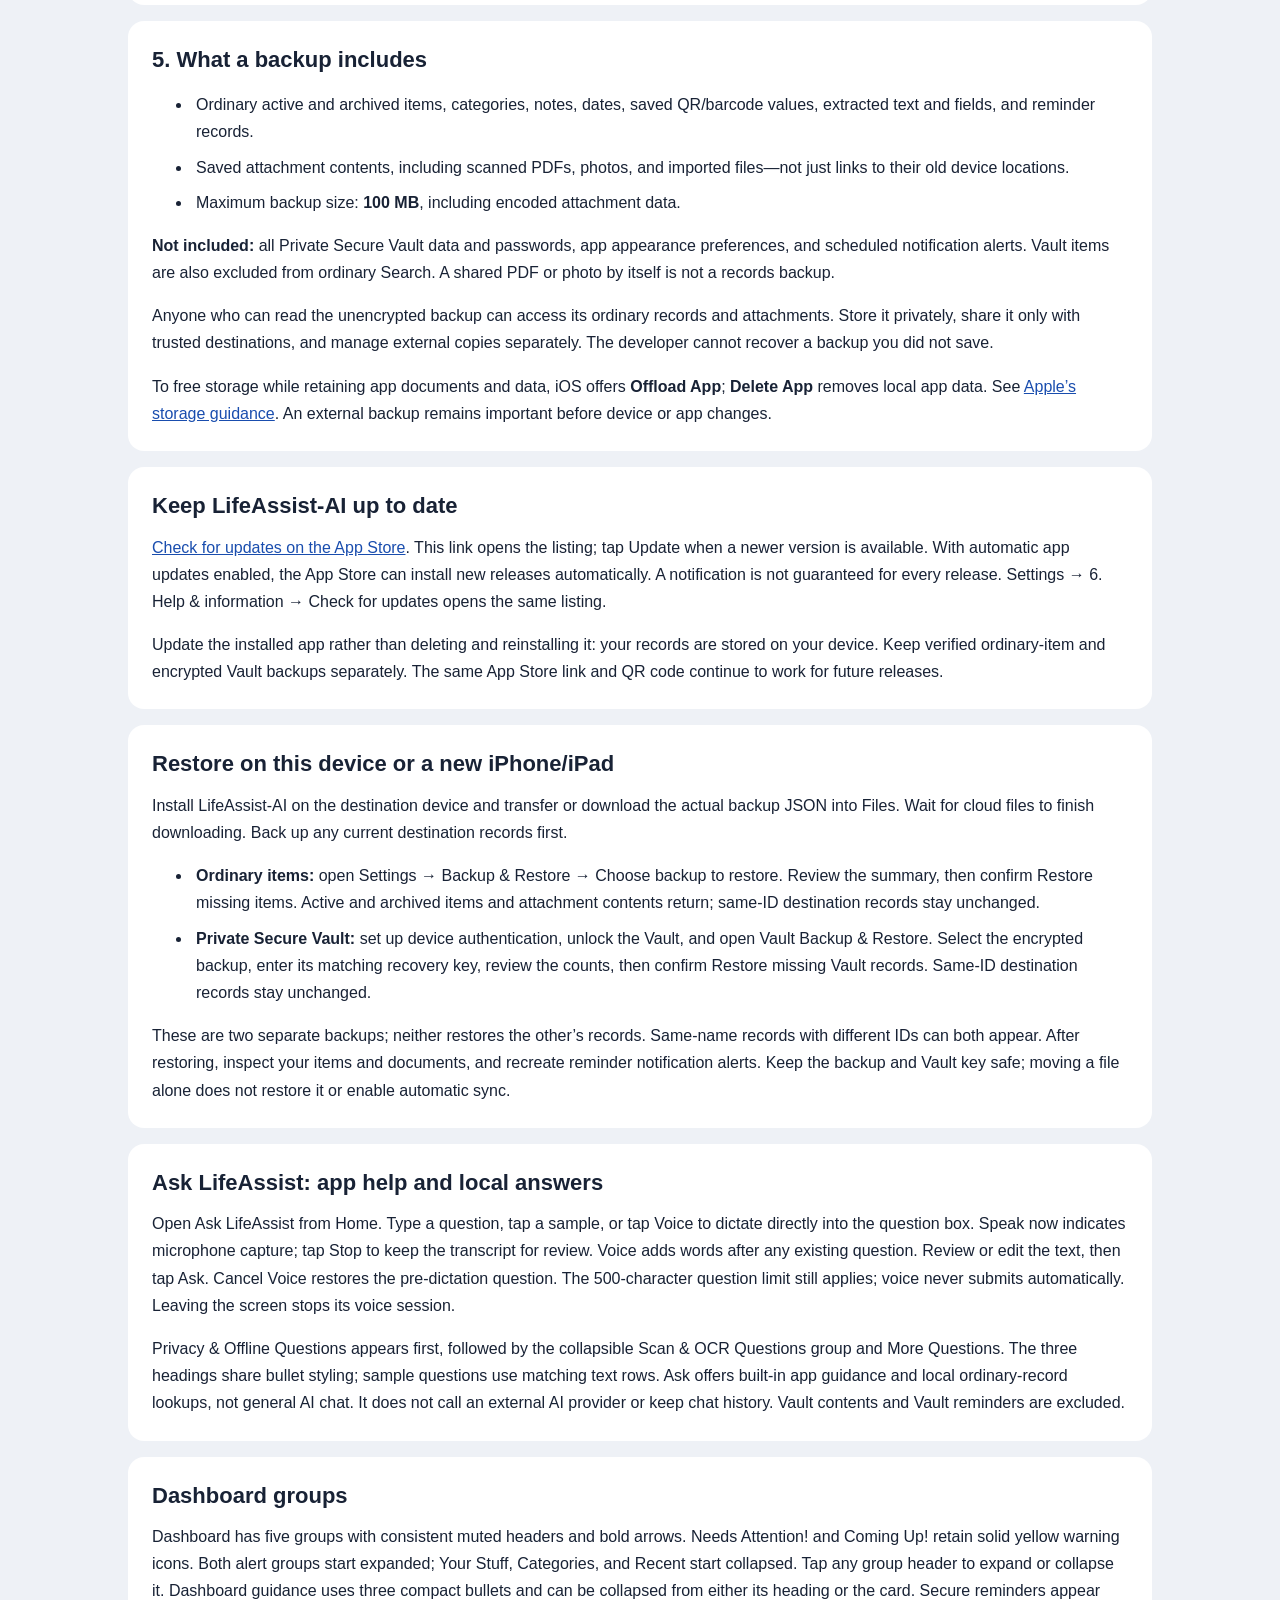
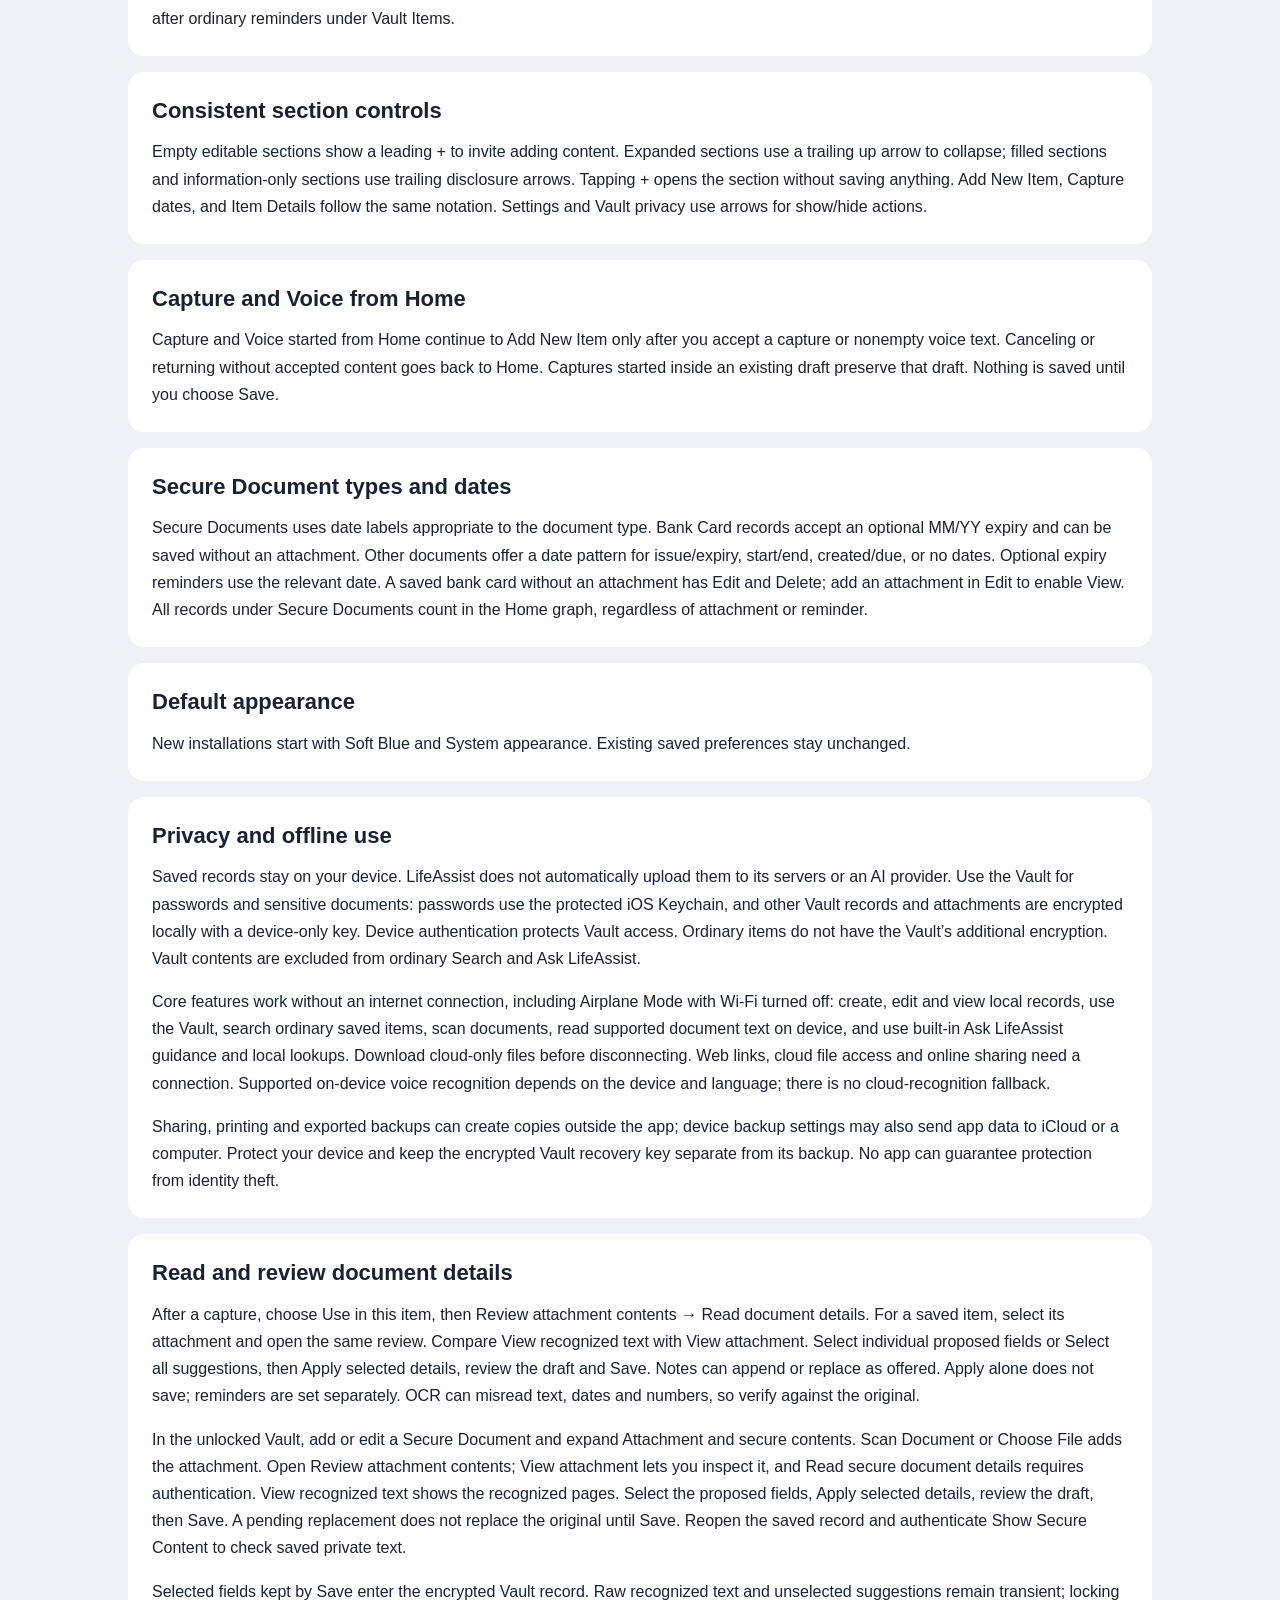
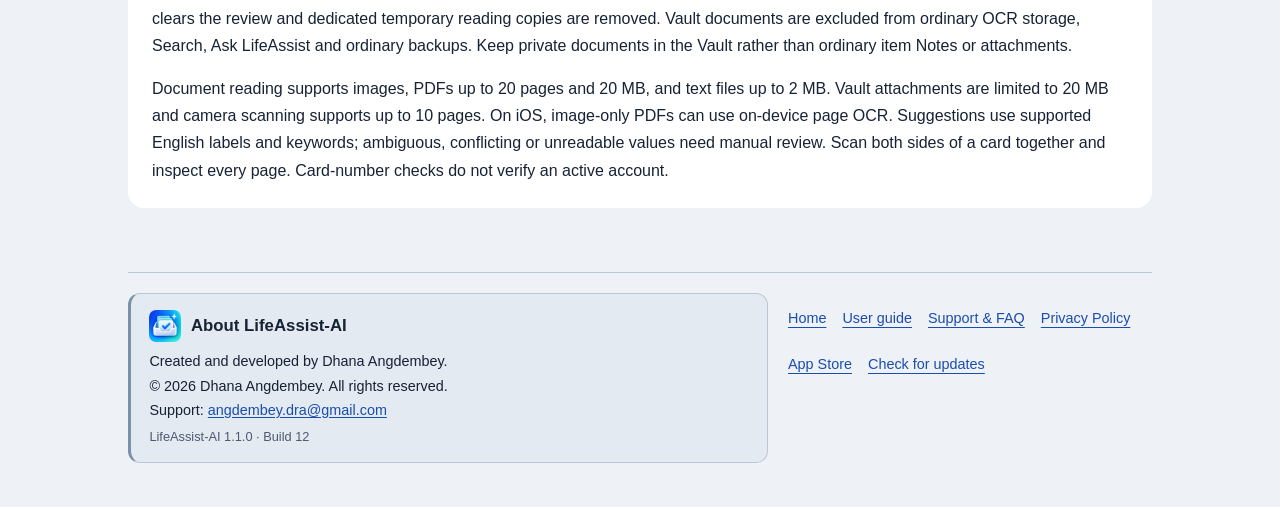
<file: docs/guide/index.html>
<!doctype html>
<html lang="en">
<head>
<meta charset="utf-8">
<meta name="viewport" content="width=device-width, initial-scale=1">
<title>User guide — LifeAssist-AI</title>
<meta name="description" content="Capture, find, protect, back up, and restore records in LifeAssist-AI.">
<link rel="icon" type="image/png" sizes="32x32" href="../assets/favicon-32.png">
<link rel="apple-touch-icon" sizes="180x180" href="../assets/apple-touch-icon.png">
<meta property="og:image" content="https://angdembey.github.io/ai-life-assistant-site/assets/app-icon.png">
<meta property="og:image:width" content="1024">
<meta property="og:image:height" content="1024">
<meta property="og:image:alt" content="LifeAssist-AI app icon: organizer cards and a checkmark on blue">
<meta name="twitter:card" content="summary">
<meta name="twitter:image" content="https://angdembey.github.io/ai-life-assistant-site/assets/app-icon.png">
<script src="../appearance.js"></script>
<link rel="stylesheet" href="../styles.css?v=release110-20261023">
</head>
<body>
<a class="skip" href="#content">Skip to content</a>
<div class="page"><header><div class="wrap"><a class="brand" href="../"><img class="app-icon" src="../assets/app-icon.png" width="44" height="44" alt=""><span>LifeAssist-AI</span></a><nav aria-label="Main navigation"><a href="../">Home</a><a href="../guide/" aria-current="page">User guide</a><a href="../support/">Support</a><a href="../privacy/">Privacy Policy</a></nav></div></header>
<div class="appearance-control"><label for="site-appearance">Website appearance</label><select id="site-appearance"><option value="system">System</option><option value="light">Light</option><option value="dark">Dark</option></select></div>
<main id="content" class="wrap"><p class="eyebrow">User guide · Updated October 23, 2026</p><h1>Your records, from capture to backup</h1><p class="intro">Capture documents, find saved information, protect private essentials, and keep a verified backup outside the app.</p>
<p class="warning"><strong>Deleting LifeAssist-AI removes its local records and captured files.</strong> Reinstalling alone does not bring them back. Create and verify an external backup before deleting the app. Ordinary item backup files are not encrypted. Private Secure Vault records and passwords are excluded from those backups; keep another safe copy of important vault information.</p>
<nav aria-label="Guide sections"><a href="#vault-backup">Encrypted Vault backup</a><a href="#home">Home &amp; chart legends</a><a href="#attachments">Attachments &amp; codes</a><a href="#navigation">Save &amp; Back</a><a href="#reminder-actions">Reminder actions</a><a href="#organize">Types &amp; categories</a><a href="#notes">Notes &amp; voice</a><a href="#sections">Item details</a><a href="#dates">Dates &amp; reminders</a><a href="#keyboard">Keyboard</a><a href="#archive-delete">Archive &amp; deletion</a><a href="#capture">Capture</a><a href="#search">Search</a><a href="#vault">Private Vault</a><a href="#settings">Settings</a><a href="#save">Save a backup</a><a href="#restore">Restore</a><a href="#google-drive">Google Drive</a><a href="#mac">From a Mac</a><a href="#included">What is included</a></nav>
<section id="home"><h2>Home and chart legends</h2><p>Home shows Private by design · Works offline near the top. Tap its arrow for privacy and connectivity details. The four compact Vault, Capture, Voice and Form buttons open their actions directly. Ask LifeAssist appears in a subtly tinted row with bold accent text. The What would you like to do today? guidance starts collapsed. Text follows system text-size preferences; spacing and safe areas adapt to the available window, including folded and open Duo displays.</p><p>Dashboard at a Glance! shows active ordinary items by category, plus a yellow Vault Secure Documents total when available. Passwords, secure notes/codes, private names and document contents are not exposed in the graph. The graph grows or shrinks with available space and its Legends control scales proportionally. Tap Legends for category colors and counts; its extra caption is omitted on compact layouts. An empty-state message replaces a zero-data graph. Past reminders, upcoming reminders and expired items use compact adjoining rows. Tap a row to review its items; secure reminders open the Vault. Larger text may require scrolling.</p></section><section id="attachments"><h2>Attachments and Add Code</h2><p>In Item Details → Attachments, select one attachment. View, Delete, and Extract Text share a compact row when text extraction is supported. Share and Print are inside View for supported formats. Extract Text can be used again; Full Text appears when recognized text is available and opens the full extracted text screen. The full text screen also offers sharing and printing. Text recognition may need correction; check it against the original.</p><p>In Saved codes, tap Add Code to open the QR/barcode scanner directly for this item. Cancel or Back from this shortcut returns to Item Details. A scanner opened from the Capture menu returns to that menu instead. Select a saved code to review it, Share Value, Delete Code, or Open URL for a web link. Scanning does not open links automatically. Swipe choices or use More indicators to reach hidden entries. Deleting requires confirmation.</p></section><section id="navigation"><h2>Save, Back, and pending changes</h2><p>The top-left back arrow returns to the previous screen. Add, Item Details, and all four Vault editors warn before leaving with unsaved changes: choose Keep Editing or Discard Changes. Discarding removes those pending changes; it does not save them. A clean form leaves without an unsaved-changes warning. Saving a new ordinary item opens its details.</p></section><section id="reminder-actions"><h2>Edit or cancel a reminder</h2><p>In Item Details → Reminders, use a suggested reminder or More → Add custom reminder to enter a title and future date and time. Each reminder sends one alert on this device. Tap an existing custom reminder to edit it; date-linked reminders offer their own edit controls. Review the scheduled date before saving.</p><p>Mark as done records a finished task. Cancel Reminder stops an unwanted reminder and its pending alert without marking the task done. Both remove it from active reminder lists; the item and attachments stay saved. Close dismisses the action menu without changing the reminder. Alerts do not automatically complete tasks.</p><p>Allow notifications when asked. If alerts do not arrive, check device Settings → Notifications → LifeAssist-AI and Focus settings. Past reminders remain visible until you resolve them. Notification permission does not replace choosing a future reminder date.</p></section>
<section id="organize"><h2>Choose an item type, then a category</h2><p>Item type describes what you are saving: Appointment, Belonging, Document, or Note. Category describes the kind within that type. Choices are alphabetical; each type has an Other option. Changing type clears a category that no longer fits. Category is optional.</p><p>A MacBook Pro fits Belonging → Electronics; a car fits Belonging → Vehicles. Its receipt fits Document → Purchases &amp; receipts, its warranty fits Document → Warranties, its service booking fits Appointment → Vehicle service &amp; inspections, and its service history fits Note → Maintenance notes.</p></section>
<section id="notes"><h2>Suggested notes and Voice Input</h2><p>Suggested details are editable prompts for the chosen item type/category, not verified facts. Use suggested notes appears only while Notes is empty; accepting notes or typing protects that draft from replacement. Clear Notes makes suggestions available again.</p><p>For Home Voice or Voice Input beside Notes, tap Start Voice Input, then speak. Speak now indicates active capture. Tap Stop, review or edit the transcript, then Use Text to place it in Notes. Nothing is saved until the item’s Save action. This full-screen notes flow is separate from inline voice in Ask LifeAssist. Voice does not interpret spoken commands or save records automatically.</p></section>
<section id="sections"><h2>Save and review item details</h2><p>Add keeps optional information in collapsible sections. Item Details groups Item information, Notes, Dates, Attachments, Saved codes, Reminders, and More actions. Expand a section to view or edit. Save sits at the top right of Add, Item Details, and Vault editors; it is enabled when changes are pending, subject to required fields and ongoing operations. Saving checks required fields and dates; correct any validation message before retrying.</p><p>Added badges and summaries identify saved content. Empty sections show Add details or an empty-state message. Loading and Needs attention have separate states. Action rows wrap when screen width or larger text needs more space. Archived items show read-only contents; restore before editing.</p></section>
<section id="dates"><h2>Dates and reminders</h2><p>Date labels follow the item type and category: Purchased on / Warranty ends for belongings, Issued on / Expires on for registrations, Coverage starts / Coverage ends for insurance, and Service completed on / Next service due for maintenance notes. Appointments have an Appointment date and optional Start time and End time on that same day; an end time must be later than its start. All dates are optional. Leave unknown dates blank.</p><p>Purchase, issue, birth, received, and completed-service dates cannot be in the future when those labels apply. An end or expiry date cannot be before its corresponding start or issue date. Historical appointments and expired documents are allowed; coverage, warranty, or membership start dates can be future dates. Existing invalid saved dates are not silently rewritten, but must be corrected before saving further edits.</p><p>Choose Remind me for the date named on the form. Suggestions are 1 day before appointments, 1 calendar month before expiry or renewal, and 30 days before warranty end. Calendar-month lead times use the last valid day in shorter months. Appointment alerts count back from the start time, or 9:00 AM locally; other date alerts use 9:00 AM. Alerts must be in the future. Save item date changes before adding a suggested reminder in Item Details. A changed saved date updates its linked reminder; clearing that date or moving its alert into the past cancels that linked alert. Independent custom reminders keep their own dates.</p></section>
<section id="keyboard"><h2>Dismiss the keyboard with Done</h2><p>A Done button appears directly above the iOS keyboard throughout Add, Item Details, Vault forms, and text-entry sheets. Tap Done to dismiss the keyboard and reach other fields or actions. Forms also scroll to focused inputs, and long Notes can scroll within the text field.</p><p>If an input is still covered, contact Support with the screen name, device, app version, and text-size setting. Remove private information from screenshots.</p></section>
<section id="capture"><h2>Five ways to capture into one item</h2><p>On Home, tap Capture, or start capture from Add. Camera Inputs has a row of three square icon buttons: Scan Document, Take Photo, and Scan QR-Code or Bar-Code. File Inputs has a row of two: Choose File and Photo Library. The buttons match Home’s blue-to-cyan background and bold labels. Tap a method to open it directly. On iPhone, press and hold for help, then tap Close or outside the bubble to dismiss it. On iPad, hover for help. The header explains these actions, and the amber preview guidance remains below the buttons.</p><p>1. Scan Document: scan paper pages into one PDF to keep receipts, letters, or records together. 2. Take Photo: photograph an item or document to remember its appearance and details. 3. Scan QR-Code or Bar-Code: save a code value for later and open supported web links when you choose. 4. Choose File: attach an existing PDF or file without scanning it again. 5. Photo Library: reuse a saved photo or screenshot as a reference or record.</p><p>Review the result in Preview, then choose Use in this item to return to Add. Accepted voice text, typed notes, and the capture stay in one draft. Tap the header Save to save them together. Add stages one capture at a time; add more after saving. From an existing active item, Camera Inputs &amp; File Inputs reviews and saves to that item. Canceling acquisition keeps the other draft fields. Camera methods require supported camera hardware; cloud files must finish downloading. Capture errors and permission messages appear in dismissible popups, with Open Settings when relevant.</p></section>
<section id="search"><h2>Search and understand matches</h2><p>Search uses compact rows with highlighted matches and thin dividers, without gaps between items. Search, My Stuff, and Dashboard Recent identify Type and Category separately. Belonging is the display name for the stored general item type; it is not a category. All categories stays first in the selector; category names, including Uncategorized, follow alphabetically. Choose Item category to browse a category without typing, or combine it with text to narrow matches. All categories shows every active ordinary item when the search box is empty, or searches across every category when text is entered. Uncategorized finds items with no available category. Search ignores letter case: one or two letters or digits match whole words, while three or more characters allow partial matches. Expand Attachments, QR codes, or Barcodes to review matching entries. Tap the item title or summary to open Item Details. Vault content is excluded.</p></section>
<section id="vault"><h2>Private Secure Vault</h2><p>On Home, tap Vault. The overview opens separate sections for Secure Document Management, Secure Password Management, Secure Notes &amp; Codes, Other Secure Items, and Vault Backup &amp; Restore. Open a section, select a record, then choose an action. Back returns through the record, section list, and Vault overview. Lock and Unlock share the top-right position with solid yellow padlock icons and help bubbles. Unlock with Face ID, Touch ID where supported, or your device passcode. The Vault locks when you leave it or switch away. Tap About Vault privacy to show or hide the privacy and recovery explanation.</p><p>Select a record to see its details. Saved passwords, notes/codes, and other secure records offer Show/Hide, Edit, and Delete. Revealing saved private content requires fresh device verification; canceling keeps it hidden. Secure Documents shows View only when an attachment exists; Share and Print are inside View. Each section has a separate list and editor. Back preserves the navigation level while pending edits still require confirmation before discarding.</p><p>The header Save reflects pending changes and required fields; saving also validates dates. New Add forms have no Cancel Edit button and do not warn before leaving an untouched blank form. Existing records show Cancel Edit, enabled only after a change. Back, section changes, and manual locking warn before discarding pending input. Automatic locking on leaving or switching away remains immediate.</p><p>Show password and Show Secure Content / Hide Secure Content are disabled when their field is blank. Revealing a saved password or secure content requires fresh device verification; canceling verification keeps it hidden. Add Other Secure Stuffs adds a named secure record. Do not dictate passwords, PINs, or other sign-in details into ordinary Voice Input.</p><p>Secure Documents shows issue date, expiry date, and expiry reminder status on the selected record without needing Edit. Files are limited to 20 MB; scans support up to 10 pages. Secure scans do not read text automatically; use authenticated Read secure document details inside Review attachment contents. Camera Inputs provides Scan Document, and File Inputs provides Choose File. Vault documents use these secure document-only actions rather than the ordinary item capture menu; scans use explicit authenticated text review. In Edit, Replace attached file or Camera Scan and Replace Document stages a replacement; Save applies it, while Cancel Edit discards the pending change.</p><p>Expiry reminders are opt-in. When none is set, use Add Reminder in the editor; after setting one, review or edit it, or choose Cancel Reminder. Save applies the choice. Lead times include 1, 2, or 3 calendar months, 7 days, 1 day, or the expiry day at 9:00 AM. The resulting alert must be in the future and on or before expiry. Linked alerts follow saved expiry-date changes. Notifications and Dashboard show neutral secure-document wording; unlock the Vault for private details.</p><p>The vault protects app-switcher previews and locks when you leave it or switch away. Screenshots, recording, and mirroring are not blocked on iPhone. Stop recording or mirroring before opening private information. Sharing or printing a secure document creates a copy outside Vault protection.</p><p>Your saved sign-in information is stored in this device’s protected iOS Keychain, separate from ordinary items. LifeAssist-AI does not upload it to its servers or transmit it over the internet. It is excluded from item search, notifications, sharing, and printing. Other Vault records and documents are encrypted locally using a device-only Keychain key. All Vault records are excluded from ordinary Search, the Home category pie, and ordinary Settings backups. Separate encrypted Vault backups require their own recovery key.</p><p>Keep another safe copy. Password Manager information does not sync through iCloud Keychain or ordinary item backups. A separate encrypted Vault backup can be restored manually with its matching recovery key. Removing or resetting the device passcode can make saved information unavailable. Delete saved entries before uninstalling; iOS Keychain entries may remain after app removal. If iOS shows a Save Password offer, it is a system offer separate from the app’s Save action. Dismissing it does not save a Vault edit.</p></section>
<section id="vault-backup"><h2>Encrypted Vault Backup &amp; Restore</h2><p>Inside the unlocked Vault, choose Vault Backup &amp; Restore. This is separate from ordinary Settings → Backup &amp; Restore, which still excludes all Vault data. The encrypted Vault backup includes passwords, secure documents and their attachment bytes, notes/codes, and other secure records. The maximum encrypted file size is 100 MB.</p><p>Tap Create encrypted Vault backup and complete fresh device authentication. The app generates a new 64-character recovery key, shown in eight groups. Write or print it and keep it separately from the backup, outside this Vault and somewhere accessible without this device. Confirm the full key, then tap Export encrypted backup. Copy Recovery Key copies it on this device for two minutes. Paste into confirmation, export the backup, then copy again before switching apps to save the key separately; switching away locks the Vault and closes setup. Choose Save to Files and verify the JSON file exists outside LifeAssist-AI. Canceling sharing does not save a backup. Each new backup setup gets its own key; keep each backup with its matching key reference, stored separately.</p><p>If indexed Vault data is missing, export shows the missing counts and asks before creating an incomplete backup of available records. Cancel to stop, or choose Back Up Available Records. Missing documents and their records are excluded; existing Vault data and indexes are unchanged. Keep older backups and their recovery keys: a new incomplete backup cannot recover missing data. Restore review also identifies incomplete backups.</p><p>To restore on the same device or another iPhone/iPad, install LifeAssist-AI on the destination and make the encrypted backup file available in Files. Keep its recovery key available separately. Set up device authentication, unlock the Vault, choose Restore encrypted Vault backup, and select the encrypted JSON file. Enter that backup’s recovery key and choose Unlock backup and review. Check the backup date and counts, then Restore missing Vault records and confirm. Fresh device authentication is required. Current record IDs are kept; separately created records with the same name can both appear. Missing records and documents are encrypted using the destination device’s protection. If interrupted, retry to add remaining records; completed IDs are skipped.</p><p>Restored secure-document expiry reminders are turned off. Review the expiry dates and set reminders again on the restored documents. Ordinary backup restore cannot restore Vault records. Recovery requires both the encrypted file and its matching recovery key; device authentication or an Apple Account recovery key alone cannot decrypt it. Support cannot recover a missing key. Anyone holding both file and key could restore the contents on their authenticated device. This is not independent two-factor authentication and does not enable automatic cloud sync.</p></section>
<section id="settings"><h2>Compact Settings</h2><p>Open the Settings gear and tap a numbered section to expand or collapse it. The header has one toggle: Expand all or Collapse all, with a trailing arrow. Collapse all keeps Help &amp; information open. Its underlined links open the user guide, Support &amp; contact, and Privacy policy. The distinct About block uses the app icon, a different background tone, and compact italic text for the developer, copyright, support contact, version, and build. It is separate from instructional guidance.</p><p>Choose System, Light, or Dark and a color palette: Classic, Soft Blue, Soft Green, Warm, or Lavender. Text follows device text-size settings. Wide iPad windows use larger text, input-field text, and button labels with wider content columns. Narrow Split View uses a compact layout. Accessibility text settings continue to apply. Website appearance is a separate System/Light/Dark preference remembered in that browser. Essential guidance is visible in the app. Home, Capture, and Legends use responsive square blue-to-cyan icon buttons with bold labels. Home’s chart heading reads Dashboard at a Glance! with Active items by Category and the total below. Hover help is available on iPad; press-and-hold help is available on iPhone. Help does not activate the action, and iPad does not open a second touch-help overlay.</p></section>
<section id="save"><h2>1. Create and save a backup</h2><ol><li>Open the LifeAssistAI app Settings gear. Tap <strong>2. Backup &amp; Restore</strong> to expand it. Use the Settings header’s <strong>Expand all / Collapse all</strong> toggle; Help &amp; information stays open when collapsing all.</li><li>Tap <strong>Create backup / Save to Files</strong>. Wait for the system share sheet.</li><li>Choose <strong>Save to Files</strong>. In Browse, choose <strong>iCloud Drive</strong> or <strong>On My iPhone / On My iPad</strong>, then a folder outside LifeAssist-AI’s own folder. Tap <strong>Save</strong>. Available destinations depend on your device and installed providers.</li><li>Open the Files app and find the saved <strong>LifeAssist-Backup-….json</strong> file. Check its date and size. For cloud storage, allow the upload to finish. Keep the file unchanged.</li><li>For added confidence, choose this file through Restore and check its backup date and item/attachment counts. You can then tap <strong>Cancel restore</strong>. This checks that the backup can be read; it does not perform a full restore.</li></ol><p class="hint">iCloud Drive and On My iPhone backup and restore have been verified on an iPhone. An On My iPhone copy is still on that device: keep another copy off the device against loss or damage. Cloud storage here is a place for a manually saved file, not automatic app synchronization.</p><p>If you cancel the share sheet, no external backup is saved by that action. “Backup prepared” does not prove it reached your chosen destination. Verify the file before deleting anything. Make a new backup after important changes and keep an earlier verified copy until the new one is checked.</p></section>
<section id="restore"><h2>2. Restore records and attachments</h2><ol><li>If the app already contains records, create a current backup first.</li><li>Open <strong>LifeAssistAI app Settings menu → 2. Backup &amp; Restore → Choose backup to restore</strong>.</li><li>In the Files picker, use Browse to open iCloud Drive or On My iPhone / On My iPad. Select the actual <strong>.json backup file</strong>, not its folder. A cloud file must finish downloading and be readable.</li><li>Review the backup date and the counts of items, attachments, and reminders shown by the app. If they are unexpected, tap <strong>Cancel restore</strong> and choose another backup.</li><li>Tap <strong>Restore missing items</strong>, then <strong>Restore</strong> in the confirmation. Keep the screen open until the completion message appears.</li><li>Check the numbers added and skipped. Open <strong>My Stuff</strong>, choose All categories, and check both <strong>Active</strong> and <strong>Archived</strong>. Search by an item’s title. Open a restored item and View its attachments; a scanned multi-page PDF should retain its pages. Try Share or Print as needed.</li><li>Open restored reminders in Item Details and recreate their notification alerts. Restoring reminder records does not schedule alerts automatically.</li></ol><p>Restore adds missing items. Existing items with the same internal ID, including their attachments, stay unchanged; restore does not overwrite or repair them. Separately created items with identical titles can both appear. Archived items stay archived. Restore is not a way to restore Private Secure Vault information.</p><p>If restore reports a validation or file error, keep your original backup and current records. Do not edit the JSON or delete the app to troubleshoot. Contact support with the error text.</p></section>
<section id="google-drive"><h2>3. Google Drive: “content not available”</h2><p>A Google Drive restore problem has been reported: the backup folder shows an item, but its content is unavailable when restoring. The cause has not been confirmed. Google Drive restore should not yet be treated as verified for this workflow.</p><ol><li>Open Google Drive and sign in to the account holding the backup. Check the internet connection and allow upload/download to complete.</li><li>In the Files app, check Browse for Google Drive. If needed, use the Browse menu → Edit to enable the installed provider. See <a href="https://support.apple.com/en-gb/102238">Apple’s instructions for third-party storage in Files</a>.</li><li>Find the actual <strong>LifeAssist-Backup-….json</strong> file. A folder count of “1 item” does not confirm the backup’s size, contents, or download availability. Do not select a folder, shortcut, or shared link.</li><li>Try downloading or copying the backup into <strong>iCloud Drive</strong> or a folder under <strong>On My iPhone</strong> outside this app. Provider actions may be called Download, Send a copy, Share, or Save to Files. Confirm the copied JSON has a nonzero size.</li><li>In LifeAssist-AI, choose the copied file with <strong>Choose backup to restore</strong>. Continue only after the expected backup summary appears.</li></ol><p class="hint">Copying to a verified storage location is a suggested workaround; it has not yet been confirmed for the reported Google Drive file. Keep the original backup. If the copy is also unavailable or invalid, contact <a href="../support/#backup-support">Support</a> with the exact message, file size, provider, device/app versions, and whether the backup summary appeared. Do not email the backup or private documents.</p></section>
<section id="mac"><h2>4. Restore a backup stored on a Mac</h2><p>The iPhone’s file picker does not browse the Mac’s local folders directly. First transfer the actual JSON file to a location available on the iPhone.</p><ol><li><strong>iCloud Drive:</strong> copy the backup into iCloud Drive in Finder using the Apple Account available on your iPhone. Wait for it to upload, then locate and download it in the iPhone Files app.</li><li><strong>AirDrop:</strong> send the backup to the iPhone. If offered a destination, save it to Files in a folder outside LifeAssist-AI. Verify where it was saved before continuing.</li><li>Open LifeAssist-AI → LifeAssistAI app Settings menu → Backup &amp; Restore → Choose backup to restore, select that JSON file, and follow the restore steps above. Receiving or opening a file alone does not restore it.</li></ol><p>A Google Drive transfer can also be tried, but use the troubleshooting steps above if the provider cannot supply the file.</p></section>
<section id="archive-delete"><h2>Archive, restore, or delete permanently</h2><p><strong>Archive</strong> retains an item and its contents on the device with no automatic expiry. Open My Stuff → Archived and choose <strong>Restore</strong> to return it to Active. An Item restored popup confirms success. Archived contents are read only: restore before editing notes, attachments, dates, or reminders. Archive is recommended when you may need a record again.</p><p><strong>Delete permanently</strong> removes one selected archived item and its notes, attachments, saved codes, extracted text and suggestions, and reminders. Check the item name in the confirmation. There is no Undo or Restore from Archive after deletion. Original photos and source files outside the app remain unchanged. Ordinary archive deletion does not affect Private Secure Vault records.</p><ol><li>Before deleting anything you may need later, open <strong>LifeAssistAI app Settings menu → Backup &amp; Restore → Create backup / Save to Files</strong>.</li><li>Choose <strong>Save to Files</strong>, save outside the app’s own folder, and verify the backup file exists in Files. Canceling sharing does not save a backup.</li><li>To recover records from a backup made before deletion, use <strong>Choose backup to restore → Restore missing items</strong>. Archived records return under Archived; choose Restore to make them Active. Recreate reminder notification alerts afterward.</li></ol><p>Ordinary item backups are <strong>not encrypted</strong> and exclude all Private Secure Vault data and passwords. Existing backup copies are unchanged by permanent deletion; manage them separately. If the app reports unfinished file or reminder cleanup, choose <strong>Retry cleanup</strong>; retrying cleanup does not restore the item.</p></section>
<section id="included"><h2>5. What a backup includes</h2><ul><li>Ordinary active and archived items, categories, notes, dates, saved QR/barcode values, extracted text and fields, and reminder records.</li><li>Saved attachment contents, including scanned PDFs, photos, and imported files—not just links to their old device locations.</li><li>Maximum backup size: <strong>100 MB</strong>, including encoded attachment data.</li></ul><p><strong>Not included:</strong> all Private Secure Vault data and passwords, app appearance preferences, and scheduled notification alerts. Vault items are also excluded from ordinary Search. A shared PDF or photo by itself is not a records backup.</p><p>Anyone who can read the unencrypted backup can access its ordinary records and attachments. Store it privately, share it only with trusted destinations, and manage external copies separately. The developer cannot recover a backup you did not save.</p><p>To free storage while retaining app documents and data, iOS offers <strong>Offload App</strong>; <strong>Delete App</strong> removes local app data. See <a href="https://support.apple.com/en-us/108429">Apple’s storage guidance</a>. An external backup remains important before device or app changes.</p></section>
<section id="app-updates"><h2>Keep LifeAssist-AI up to date</h2><p><a href="https://apps.apple.com/app/id6818905932">Check for updates on the App Store</a>. This link opens the listing; tap Update when a newer version is available. With automatic app updates enabled, the App Store can install new releases automatically. A notification is not guaranteed for every release. Settings → 6. Help &amp; information → Check for updates opens the same listing.</p><p>Update the installed app rather than deleting and reinstalling it: your records are stored on your device. Keep verified ordinary-item and encrypted Vault backups separately. The same App Store link and QR code continue to work for future releases.</p></section><section id="restore-another-device"><h2>Restore on this device or a new iPhone/iPad</h2><p>Install LifeAssist-AI on the destination device and transfer or download the actual backup JSON into Files. Wait for cloud files to finish downloading. Back up any current destination records first.</p><ul><li><strong>Ordinary items:</strong> open Settings → Backup &amp; Restore → Choose backup to restore. Review the summary, then confirm Restore missing items. Active and archived items and attachment contents return; same-ID destination records stay unchanged.</li><li><strong>Private Secure Vault:</strong> set up device authentication, unlock the Vault, and open Vault Backup &amp; Restore. Select the encrypted backup, enter its matching recovery key, review the counts, then confirm Restore missing Vault records. Same-ID destination records stay unchanged.</li></ul><p>These are two separate backups; neither restores the other’s records. Same-name records with different IDs can both appear. After restoring, inspect your items and documents, and recreate reminder notification alerts. Keep the backup and Vault key safe; moving a file alone does not restore it or enable automatic sync.</p></section><section id="ask-lifeassist"><h2>Ask LifeAssist: app help and local answers</h2><p>Open Ask LifeAssist from Home. Type a question, tap a sample, or tap Voice to dictate directly into the question box. Speak now indicates microphone capture; tap Stop to keep the transcript for review. Voice adds words after any existing question. Review or edit the text, then tap Ask. Cancel Voice restores the pre-dictation question. The 500-character question limit still applies; voice never submits automatically. Leaving the screen stops its voice session.</p><p>Privacy &amp; Offline Questions appears first, followed by the collapsible Scan &amp; OCR Questions group and More Questions. The three headings share bullet styling; sample questions use matching text rows. Ask offers built-in app guidance and local ordinary-record lookups, not general AI chat. It does not call an external AI provider or keep chat history. Vault contents and Vault reminders are excluded.</p></section><section id="dashboard-groups"><h2>Dashboard groups</h2><p>Dashboard has five groups with consistent muted headers and bold arrows. Needs Attention! and Coming Up! retain solid yellow warning icons. Both alert groups start expanded; Your Stuff, Categories, and Recent start collapsed. Tap any group header to expand or collapse it. Dashboard guidance uses three compact bullets and can be collapsed from either its heading or the card. Secure reminders appear after ordinary reminders under Vault Items.</p></section><section id="section-controls"><h2>Consistent section controls</h2><p>Empty editable sections show a leading + to invite adding content. Expanded sections use a trailing up arrow to collapse; filled sections and information-only sections use trailing disclosure arrows. Tapping + opens the section without saving anything. Add New Item, Capture dates, and Item Details follow the same notation. Settings and Vault privacy use arrows for show/hide actions.</p></section><section id="home-return"><h2>Capture and Voice from Home</h2><p>Capture and Voice started from Home continue to Add New Item only after you accept a capture or nonempty voice text. Canceling or returning without accepted content goes back to Home. Captures started inside an existing draft preserve that draft. Nothing is saved until you choose Save.</p></section><section id="secure-document-dates"><h2>Secure Document types and dates</h2><p>Secure Documents uses date labels appropriate to the document type. Bank Card records accept an optional MM/YY expiry and can be saved without an attachment. Other documents offer a date pattern for issue/expiry, start/end, created/due, or no dates. Optional expiry reminders use the relevant date. A saved bank card without an attachment has Edit and Delete; add an attachment in Edit to enable View. All records under Secure Documents count in the Home graph, regardless of attachment or reminder.</p></section><section id="appearance-default"><h2>Default appearance</h2><p>New installations start with Soft Blue and System appearance. Existing saved preferences stay unchanged.</p></section><section id="privacy-offline"><h2>Privacy and offline use</h2><p>Saved records stay on your device. LifeAssist does not automatically upload them to its servers or an AI provider. Use the Vault for passwords and sensitive documents: passwords use the protected iOS Keychain, and other Vault records and attachments are encrypted locally with a device-only key. Device authentication protects Vault access. Ordinary items do not have the Vault’s additional encryption. Vault contents are excluded from ordinary Search and Ask LifeAssist.</p><p>Core features work without an internet connection, including Airplane Mode with Wi-Fi turned off: create, edit and view local records, use the Vault, search ordinary saved items, scan documents, read supported document text on device, and use built-in Ask LifeAssist guidance and local lookups. Download cloud-only files before disconnecting. Web links, cloud file access and online sharing need a connection. Supported on-device voice recognition depends on the device and language; there is no cloud-recognition fallback.</p><p>Sharing, printing and exported backups can create copies outside the app; device backup settings may also send app data to iCloud or a computer. Protect your device and keep the encrypted Vault recovery key separate from its backup. No app can guarantee protection from identity theft.</p></section><section id="document-reading"><h2>Read and review document details</h2><p>After a capture, choose Use in this item, then Review attachment contents → Read document details. For a saved item, select its attachment and open the same review. Compare View recognized text with View attachment. Select individual proposed fields or Select all suggestions, then Apply selected details, review the draft and Save. Notes can append or replace as offered. Apply alone does not save; reminders are set separately. OCR can misread text, dates and numbers, so verify against the original.</p><p>In the unlocked Vault, add or edit a Secure Document and expand Attachment and secure contents. Scan Document or Choose File adds the attachment. Open Review attachment contents; View attachment lets you inspect it, and Read secure document details requires authentication. View recognized text shows the recognized pages. Select the proposed fields, Apply selected details, review the draft, then Save. A pending replacement does not replace the original until Save. Reopen the saved record and authenticate Show Secure Content to check saved private text.</p><p>Selected fields kept by Save enter the encrypted Vault record. Raw recognized text and unselected suggestions remain transient; locking clears the review and dedicated temporary reading copies are removed. Vault documents are excluded from ordinary OCR storage, Search, Ask LifeAssist and ordinary backups. Keep private documents in the Vault rather than ordinary item Notes or attachments.</p><p>Document reading supports images, PDFs up to 20 pages and 20 MB, and text files up to 2 MB. Vault attachments are limited to 20 MB and camera scanning supports up to 10 pages. On iOS, image-only PDFs can use on-device page OCR. Suggestions use supported English labels and keywords; ambiguous, conflicting or unreadable values need manual review. Scan both sides of a card together and inspect every page. Card-number checks do not verify an active account.</p></section></main><footer class="site-footer"><div class="about-card" aria-labelledby="about-title"><div class="about-heading"><img src="../assets/app-icon.png" width="32" height="32" alt=""><h2 id="about-title">About LifeAssist-AI</h2></div><div class="about-details"><p>Created and developed by Dhana Angdembey.</p><p>© 2026 Dhana Angdembey. All rights reserved.</p><p>Support: <a href="mailto:angdembey.dra@gmail.com">angdembey.dra@gmail.com</a></p><p class="about-version">LifeAssist-AI 1.1.0 · Build 12</p></div></div><nav class="footer-links" aria-label="Footer navigation"><a href="../">Home</a><a href="../guide/">User guide</a><a href="../support/">Support &amp; FAQ</a><a href="../privacy/">Privacy Policy</a><a href="https://apps.apple.com/app/id6818905932">App Store</a><a href="https://apps.apple.com/app/id6818905932">Check for updates</a></nav></footer></div>
</body>
</html>
</file>
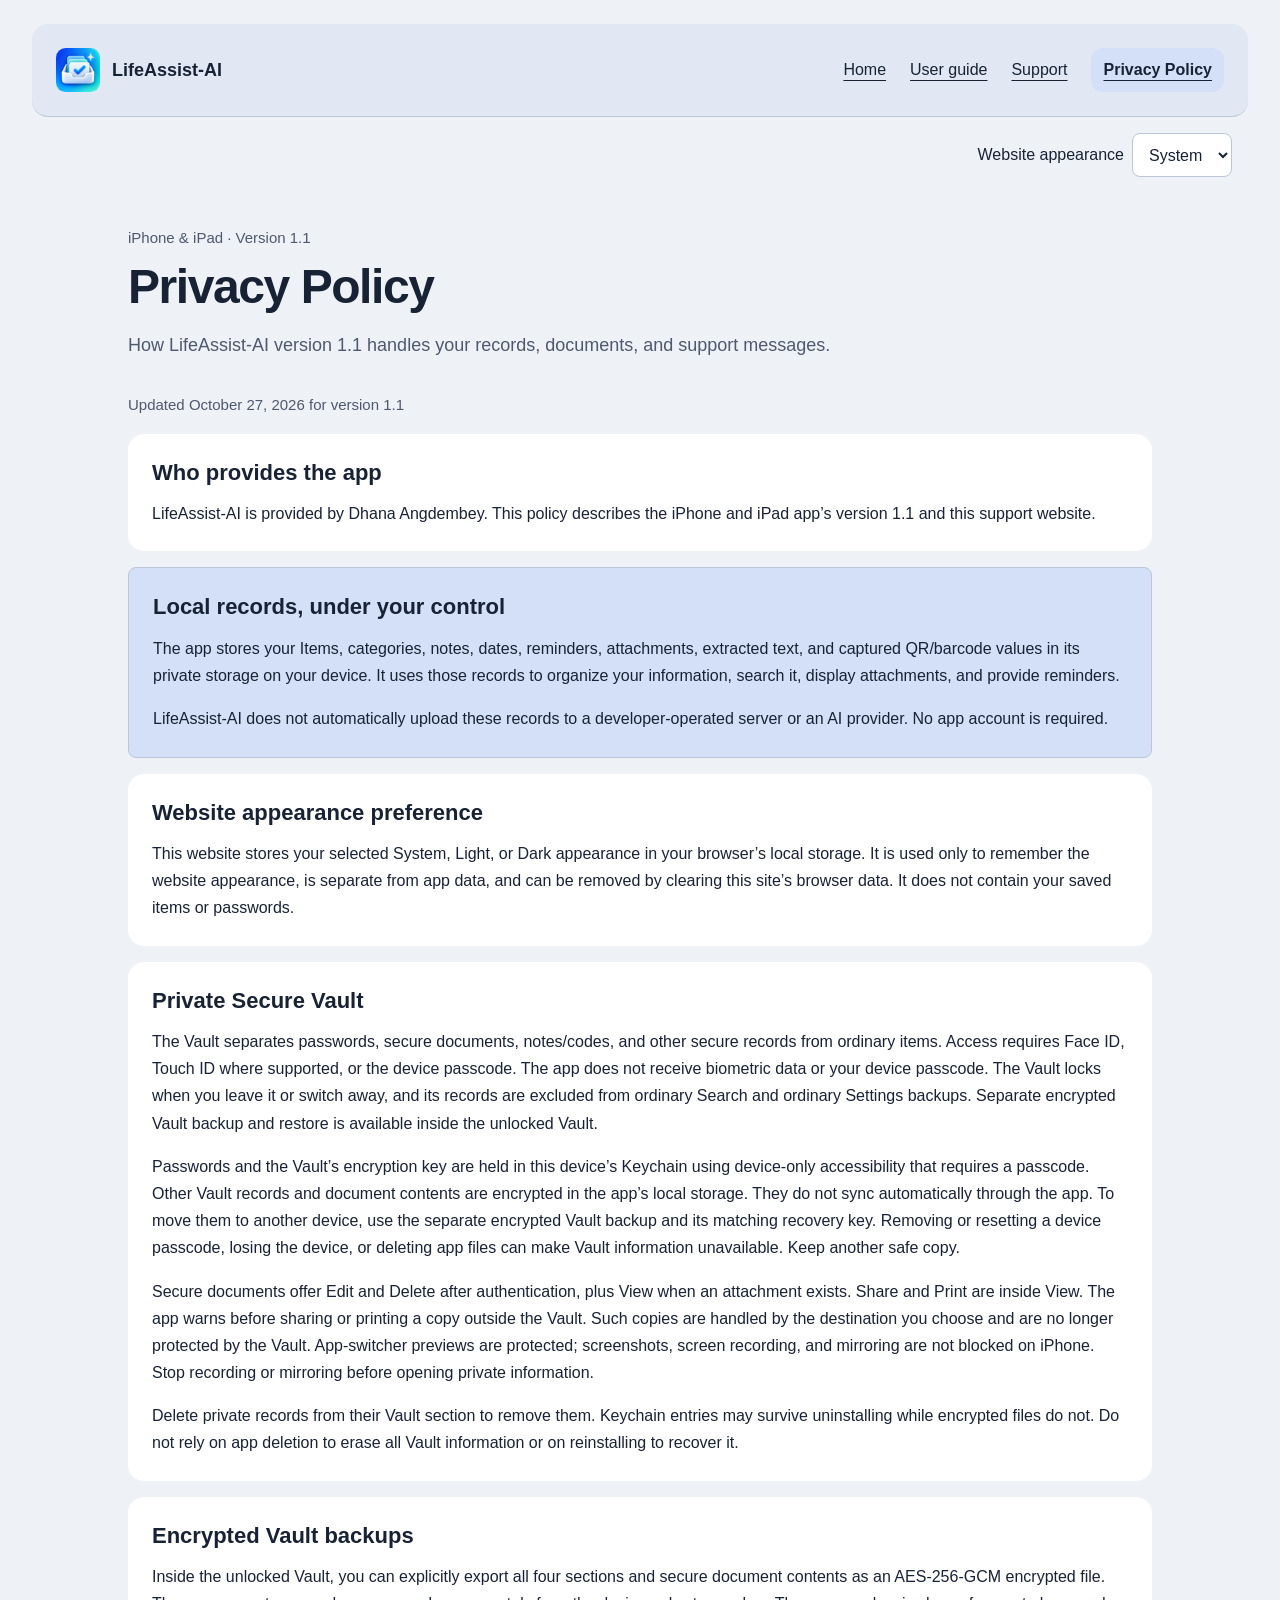
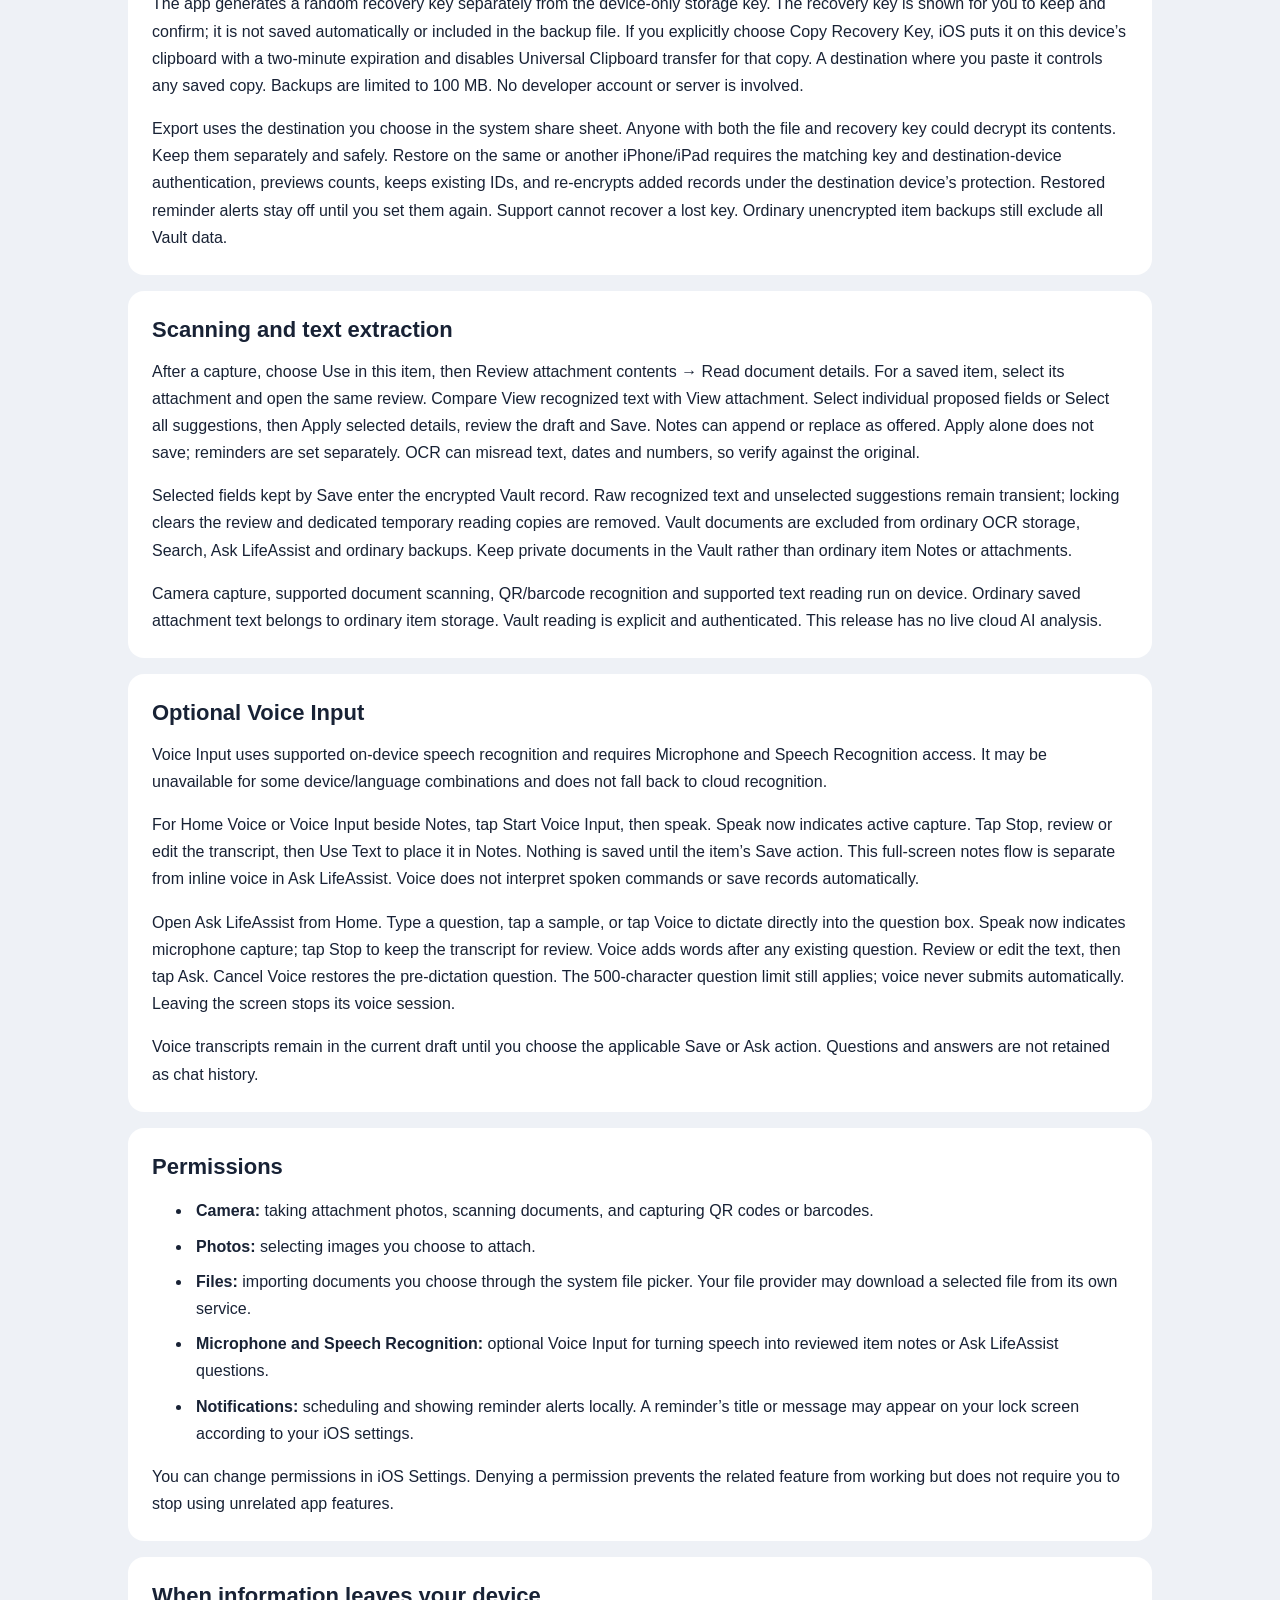
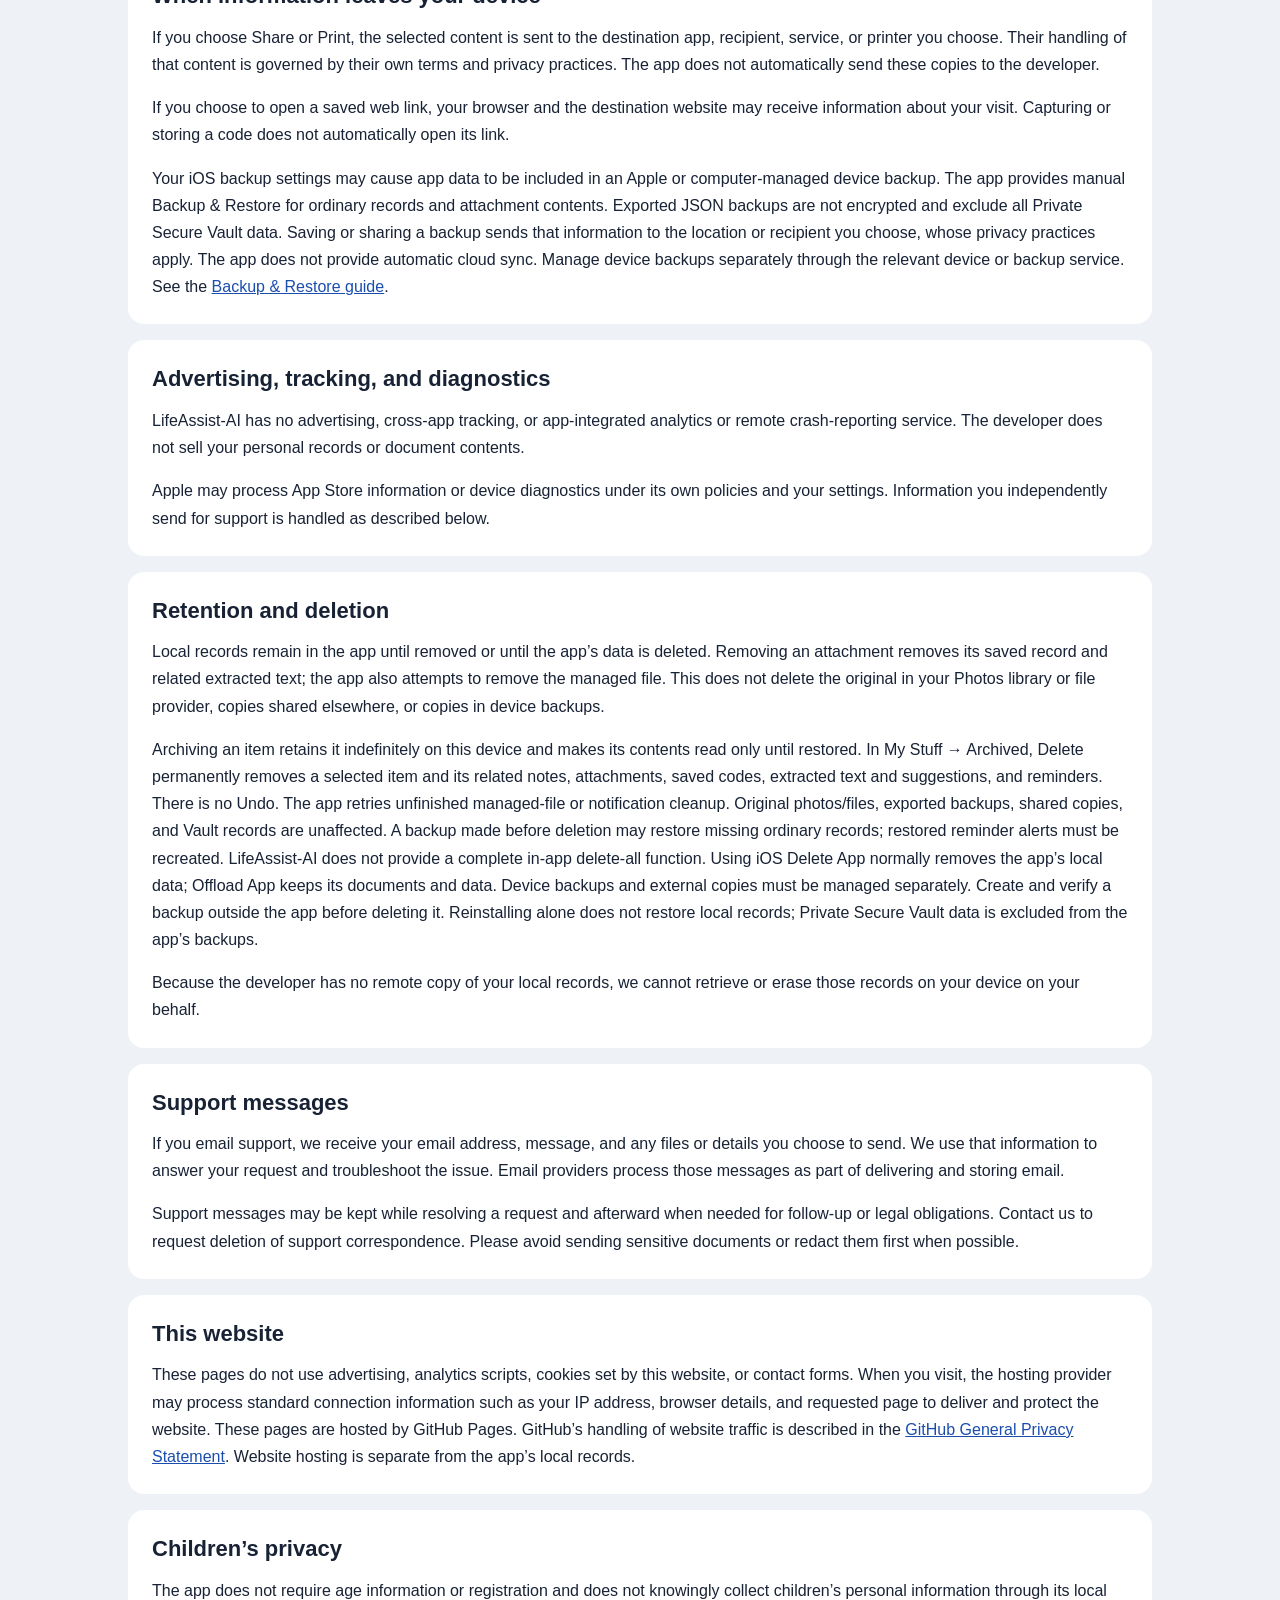
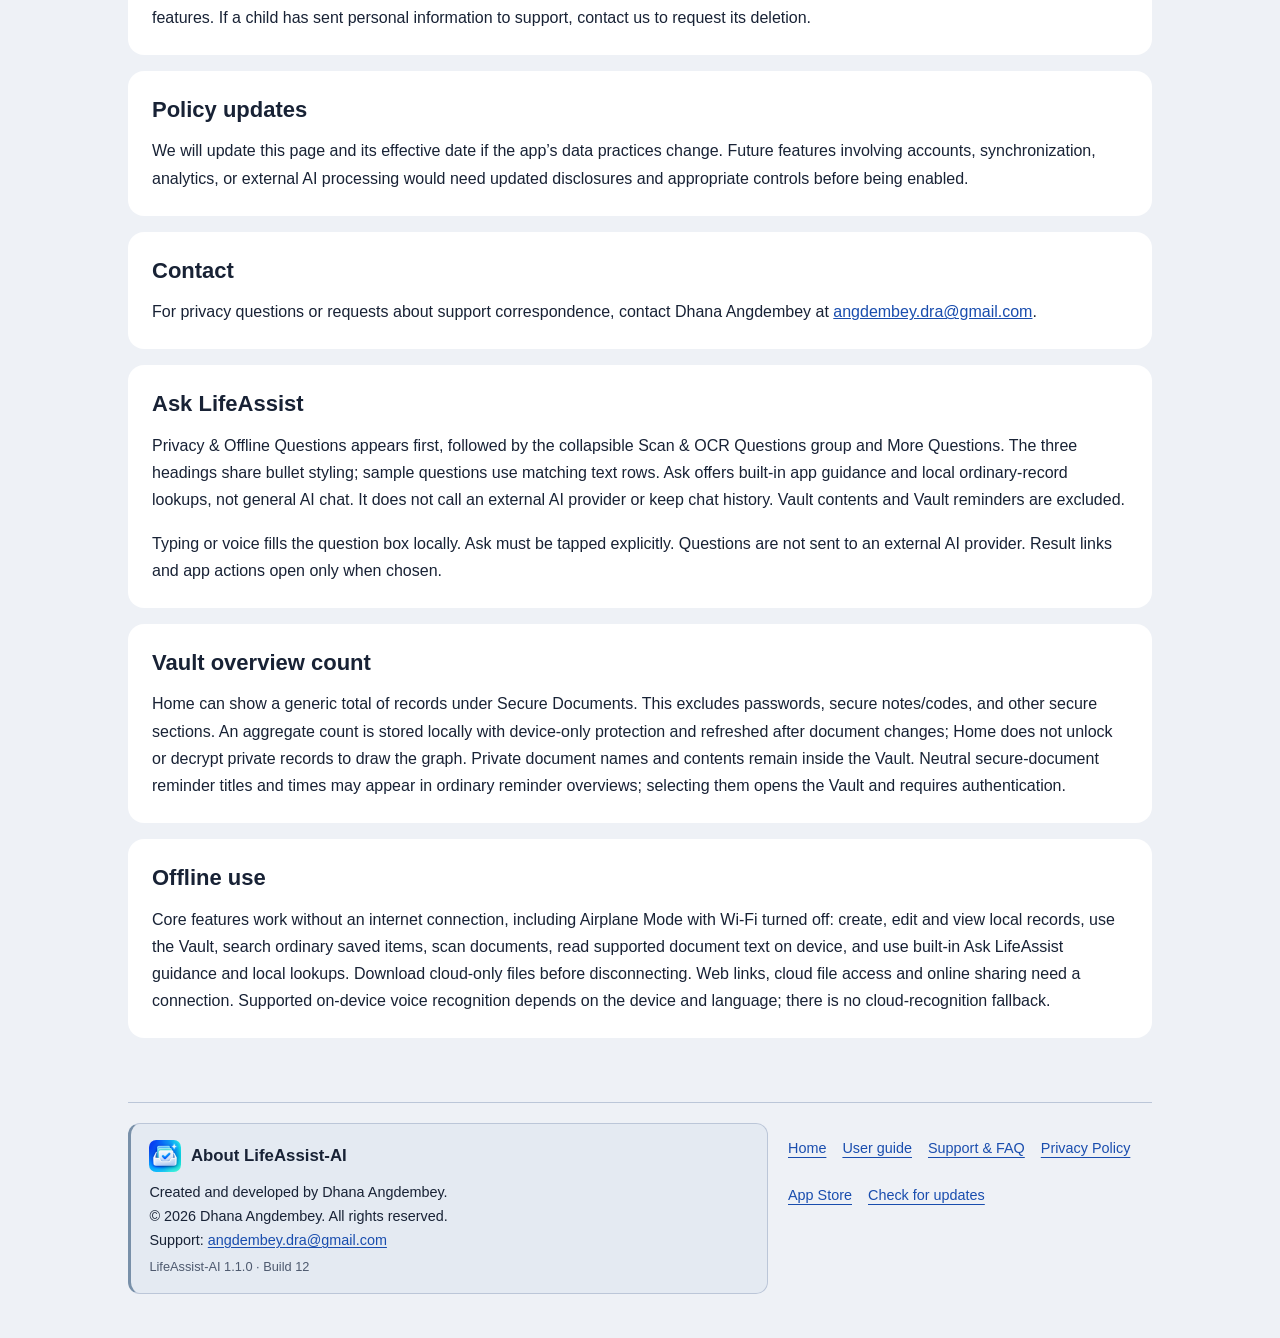
<file: docs/privacy/index.html>
<!doctype html>
<html lang="en">
<head>
<meta charset="utf-8">
<meta name="viewport" content="width=device-width, initial-scale=1">
<title>Privacy Policy — LifeAssist-AI</title>
<meta name="description" content="How LifeAssist-AI version 1.1 handles your records, documents, and support messages.">
<link rel="icon" type="image/png" sizes="32x32" href="../assets/favicon-32.png">
<link rel="apple-touch-icon" sizes="180x180" href="../assets/apple-touch-icon.png">
<meta property="og:image" content="https://angdembey.github.io/ai-life-assistant-site/assets/app-icon.png">
<meta property="og:image:width" content="1024">
<meta property="og:image:height" content="1024">
<meta property="og:image:alt" content="LifeAssist-AI app icon: organizer cards and a checkmark on blue">
<meta name="twitter:card" content="summary">
<meta name="twitter:image" content="https://angdembey.github.io/ai-life-assistant-site/assets/app-icon.png">
<script src="../appearance.js"></script>
<link rel="stylesheet" href="../styles.css?v=release110-20261023">
</head>
<body>
<a class="skip" href="#content">Skip to content</a>
<div class="page"><header><div class="wrap"><a class="brand" href="../"><img class="app-icon" src="../assets/app-icon.png" width="44" height="44" alt=""><span>LifeAssist-AI</span></a><nav aria-label="Main navigation"><a href="../">Home</a><a href="../guide/">User guide</a><a href="../support/">Support</a><a href="../privacy/" aria-current="page">Privacy Policy</a></nav></div></header>
<div class="appearance-control"><label for="site-appearance">Website appearance</label><select id="site-appearance"><option value="system">System</option><option value="light">Light</option><option value="dark">Dark</option></select></div>
<main id="content" class="wrap"><p class="eyebrow">iPhone &amp; iPad · Version 1.1</p><h1>Privacy Policy</h1><p class="intro">How LifeAssist-AI version 1.1 handles your records, documents, and support messages.</p>
<p class="date">Updated October 27, 2026 for version 1.1</p>
<section><h2>Who provides the app</h2><p>LifeAssist-AI is provided by Dhana Angdembey. This policy describes the iPhone and iPad app’s version 1.1 and this support website.</p></section>
<section class="contact"><h2>Local records, under your control</h2><p>The app stores your Items, categories, notes, dates, reminders, attachments, extracted text, and captured QR/barcode values in its private storage on your device. It uses those records to organize your information, search it, display attachments, and provide reminders.</p><p>LifeAssist-AI does not automatically upload these records to a developer-operated server or an AI provider. No app account is required.</p></section>
<section><h2>Website appearance preference</h2><p>This website stores your selected System, Light, or Dark appearance in your browser’s local storage. It is used only to remember the website appearance, is separate from app data, and can be removed by clearing this site’s browser data. It does not contain your saved items or passwords.</p></section>
<section><h2>Private Secure Vault</h2><p>The Vault separates passwords, secure documents, notes/codes, and other secure records from ordinary items. Access requires Face ID, Touch ID where supported, or the device passcode. The app does not receive biometric data or your device passcode. The Vault locks when you leave it or switch away, and its records are excluded from ordinary Search and ordinary Settings backups. Separate encrypted Vault backup and restore is available inside the unlocked Vault.</p><p>Passwords and the Vault’s encryption key are held in this device’s Keychain using device-only accessibility that requires a passcode. Other Vault records and document contents are encrypted in the app’s local storage. They do not sync automatically through the app. To move them to another device, use the separate encrypted Vault backup and its matching recovery key. Removing or resetting a device passcode, losing the device, or deleting app files can make Vault information unavailable. Keep another safe copy.</p><p>Secure documents offer Edit and Delete after authentication, plus View when an attachment exists. Share and Print are inside View. The app warns before sharing or printing a copy outside the Vault. Such copies are handled by the destination you choose and are no longer protected by the Vault. App-switcher previews are protected; screenshots, screen recording, and mirroring are not blocked on iPhone. Stop recording or mirroring before opening private information.</p><p>Delete private records from their Vault section to remove them. Keychain entries may survive uninstalling while encrypted files do not. Do not rely on app deletion to erase all Vault information or on reinstalling to recover it.</p></section>
<section><h2>Encrypted Vault backups</h2><p>Inside the unlocked Vault, you can explicitly export all four sections and secure document contents as an AES-256-GCM encrypted file. The app generates a random recovery key separately from the device-only storage key. The recovery key is shown for you to keep and confirm; it is not saved automatically or included in the backup file. If you explicitly choose Copy Recovery Key, iOS puts it on this device’s clipboard with a two-minute expiration and disables Universal Clipboard transfer for that copy. A destination where you paste it controls any saved copy. Backups are limited to 100 MB. No developer account or server is involved.</p><p>Export uses the destination you choose in the system share sheet. Anyone with both the file and recovery key could decrypt its contents. Keep them separately and safely. Restore on the same or another iPhone/iPad requires the matching key and destination-device authentication, previews counts, keeps existing IDs, and re-encrypts added records under the destination device’s protection. Restored reminder alerts stay off until you set them again. Support cannot recover a lost key. Ordinary unencrypted item backups still exclude all Vault data.</p></section>
<section><h2>Scanning and text extraction</h2><p>After a capture, choose Use in this item, then Review attachment contents → Read document details. For a saved item, select its attachment and open the same review. Compare View recognized text with View attachment. Select individual proposed fields or Select all suggestions, then Apply selected details, review the draft and Save. Notes can append or replace as offered. Apply alone does not save; reminders are set separately. OCR can misread text, dates and numbers, so verify against the original.</p><p>Selected fields kept by Save enter the encrypted Vault record. Raw recognized text and unselected suggestions remain transient; locking clears the review and dedicated temporary reading copies are removed. Vault documents are excluded from ordinary OCR storage, Search, Ask LifeAssist and ordinary backups. Keep private documents in the Vault rather than ordinary item Notes or attachments.</p><p>Camera capture, supported document scanning, QR/barcode recognition and supported text reading run on device. Ordinary saved attachment text belongs to ordinary item storage. Vault reading is explicit and authenticated. This release has no live cloud AI analysis.</p></section>
<section><h2>Optional Voice Input</h2><p>Voice Input uses supported on-device speech recognition and requires Microphone and Speech Recognition access. It may be unavailable for some device/language combinations and does not fall back to cloud recognition.</p><p>For Home Voice or Voice Input beside Notes, tap Start Voice Input, then speak. Speak now indicates active capture. Tap Stop, review or edit the transcript, then Use Text to place it in Notes. Nothing is saved until the item’s Save action. This full-screen notes flow is separate from inline voice in Ask LifeAssist. Voice does not interpret spoken commands or save records automatically.</p><p>Open Ask LifeAssist from Home. Type a question, tap a sample, or tap Voice to dictate directly into the question box. Speak now indicates microphone capture; tap Stop to keep the transcript for review. Voice adds words after any existing question. Review or edit the text, then tap Ask. Cancel Voice restores the pre-dictation question. The 500-character question limit still applies; voice never submits automatically. Leaving the screen stops its voice session.</p><p>Voice transcripts remain in the current draft until you choose the applicable Save or Ask action. Questions and answers are not retained as chat history.</p></section>
<section><h2>Permissions</h2><ul><li><strong>Camera:</strong> taking attachment photos, scanning documents, and capturing QR codes or barcodes.</li><li><strong>Photos:</strong> selecting images you choose to attach.</li><li><strong>Files:</strong> importing documents you choose through the system file picker. Your file provider may download a selected file from its own service.</li><li><strong>Microphone and Speech Recognition:</strong> optional Voice Input for turning speech into reviewed item notes or Ask LifeAssist questions.</li><li><strong>Notifications:</strong> scheduling and showing reminder alerts locally. A reminder’s title or message may appear on your lock screen according to your iOS settings.</li></ul><p>You can change permissions in iOS Settings. Denying a permission prevents the related feature from working but does not require you to stop using unrelated app features.</p></section>
<section><h2>When information leaves your device</h2><p>If you choose Share or Print, the selected content is sent to the destination app, recipient, service, or printer you choose. Their handling of that content is governed by their own terms and privacy practices. The app does not automatically send these copies to the developer.</p><p>If you choose to open a saved web link, your browser and the destination website may receive information about your visit. Capturing or storing a code does not automatically open its link.</p><p>Your iOS backup settings may cause app data to be included in an Apple or computer-managed device backup. The app provides manual Backup &amp; Restore for ordinary records and attachment contents. Exported JSON backups are not encrypted and exclude all Private Secure Vault data. Saving or sharing a backup sends that information to the location or recipient you choose, whose privacy practices apply. The app does not provide automatic cloud sync. Manage device backups separately through the relevant device or backup service. See the <a href="../guide/">Backup &amp; Restore guide</a>.</p></section>
<section><h2>Advertising, tracking, and diagnostics</h2><p>LifeAssist-AI has no advertising, cross-app tracking, or app-integrated analytics or remote crash-reporting service. The developer does not sell your personal records or document contents.</p><p>Apple may process App Store information or device diagnostics under its own policies and your settings. Information you independently send for support is handled as described below.</p></section>
<section><h2>Retention and deletion</h2><p>Local records remain in the app until removed or until the app’s data is deleted. Removing an attachment removes its saved record and related extracted text; the app also attempts to remove the managed file. This does not delete the original in your Photos library or file provider, copies shared elsewhere, or copies in device backups.</p><p>Archiving an item retains it indefinitely on this device and makes its contents read only until restored. In My Stuff → Archived, Delete permanently removes a selected item and its related notes, attachments, saved codes, extracted text and suggestions, and reminders. There is no Undo. The app retries unfinished managed-file or notification cleanup. Original photos/files, exported backups, shared copies, and Vault records are unaffected. A backup made before deletion may restore missing ordinary records; restored reminder alerts must be recreated. LifeAssist-AI does not provide a complete in-app delete-all function. Using iOS Delete App normally removes the app’s local data; Offload App keeps its documents and data. Device backups and external copies must be managed separately. Create and verify a backup outside the app before deleting it. Reinstalling alone does not restore local records; Private Secure Vault data is excluded from the app’s backups.</p><p>Because the developer has no remote copy of your local records, we cannot retrieve or erase those records on your device on your behalf.</p></section>
<section><h2>Support messages</h2><p>If you email support, we receive your email address, message, and any files or details you choose to send. We use that information to answer your request and troubleshoot the issue. Email providers process those messages as part of delivering and storing email.</p><p>Support messages may be kept while resolving a request and afterward when needed for follow-up or legal obligations. Contact us to request deletion of support correspondence. Please avoid sending sensitive documents or redact them first when possible.</p></section>
<section><h2>This website</h2><p>These pages do not use advertising, analytics scripts, cookies set by this website, or contact forms. When you visit, the hosting provider may process standard connection information such as your IP address, browser details, and requested page to deliver and protect the website. These pages are hosted by GitHub Pages. GitHub’s handling of website traffic is described in the <a href="https://docs.github.com/en/site-policy/privacy-policies/github-general-privacy-statement">GitHub General Privacy Statement</a>. Website hosting is separate from the app’s local records.</p></section>
<section><h2>Children’s privacy</h2><p>The app does not require age information or registration and does not knowingly collect children’s personal information through its local features. If a child has sent personal information to support, contact us to request its deletion.</p></section>
<section><h2>Policy updates</h2><p>We will update this page and its effective date if the app’s data practices change. Future features involving accounts, synchronization, analytics, or external AI processing would need updated disclosures and appropriate controls before being enabled.</p></section>
<section><h2>Contact</h2><p>For privacy questions or requests about support correspondence, contact Dhana Angdembey at <a href="mailto:angdembey.dra@gmail.com?subject=LifeAssist-AI%20privacy">angdembey.dra@gmail.com</a>.</p></section>
<section id="ask-lifeassist"><h2>Ask LifeAssist</h2><p>Privacy &amp; Offline Questions appears first, followed by the collapsible Scan &amp; OCR Questions group and More Questions. The three headings share bullet styling; sample questions use matching text rows. Ask offers built-in app guidance and local ordinary-record lookups, not general AI chat. It does not call an external AI provider or keep chat history. Vault contents and Vault reminders are excluded.</p><p>Typing or voice fills the question box locally. Ask must be tapped explicitly. Questions are not sent to an external AI provider. Result links and app actions open only when chosen.</p></section><section id="vault-overview"><h2>Vault overview count</h2><p>Home can show a generic total of records under Secure Documents. This excludes passwords, secure notes/codes, and other secure sections. An aggregate count is stored locally with device-only protection and refreshed after document changes; Home does not unlock or decrypt private records to draw the graph. Private document names and contents remain inside the Vault. Neutral secure-document reminder titles and times may appear in ordinary reminder overviews; selecting them opens the Vault and requires authentication.</p></section><section id="offline-use"><h2>Offline use</h2><p>Core features work without an internet connection, including Airplane Mode with Wi-Fi turned off: create, edit and view local records, use the Vault, search ordinary saved items, scan documents, read supported document text on device, and use built-in Ask LifeAssist guidance and local lookups. Download cloud-only files before disconnecting. Web links, cloud file access and online sharing need a connection. Supported on-device voice recognition depends on the device and language; there is no cloud-recognition fallback.</p></section></main>
<footer class="site-footer"><div class="about-card" aria-labelledby="about-title"><div class="about-heading"><img src="../assets/app-icon.png" width="32" height="32" alt=""><h2 id="about-title">About LifeAssist-AI</h2></div><div class="about-details"><p>Created and developed by Dhana Angdembey.</p><p>© 2026 Dhana Angdembey. All rights reserved.</p><p>Support: <a href="mailto:angdembey.dra@gmail.com">angdembey.dra@gmail.com</a></p><p class="about-version">LifeAssist-AI 1.1.0 · Build 12</p></div></div><nav class="footer-links" aria-label="Footer navigation"><a href="../">Home</a><a href="../guide/">User guide</a><a href="../support/">Support &amp; FAQ</a><a href="../privacy/">Privacy Policy</a><a href="https://apps.apple.com/app/id6818905932">App Store</a><a href="https://apps.apple.com/app/id6818905932">Check for updates</a></nav></footer></div>
</body>
</html>
</file>
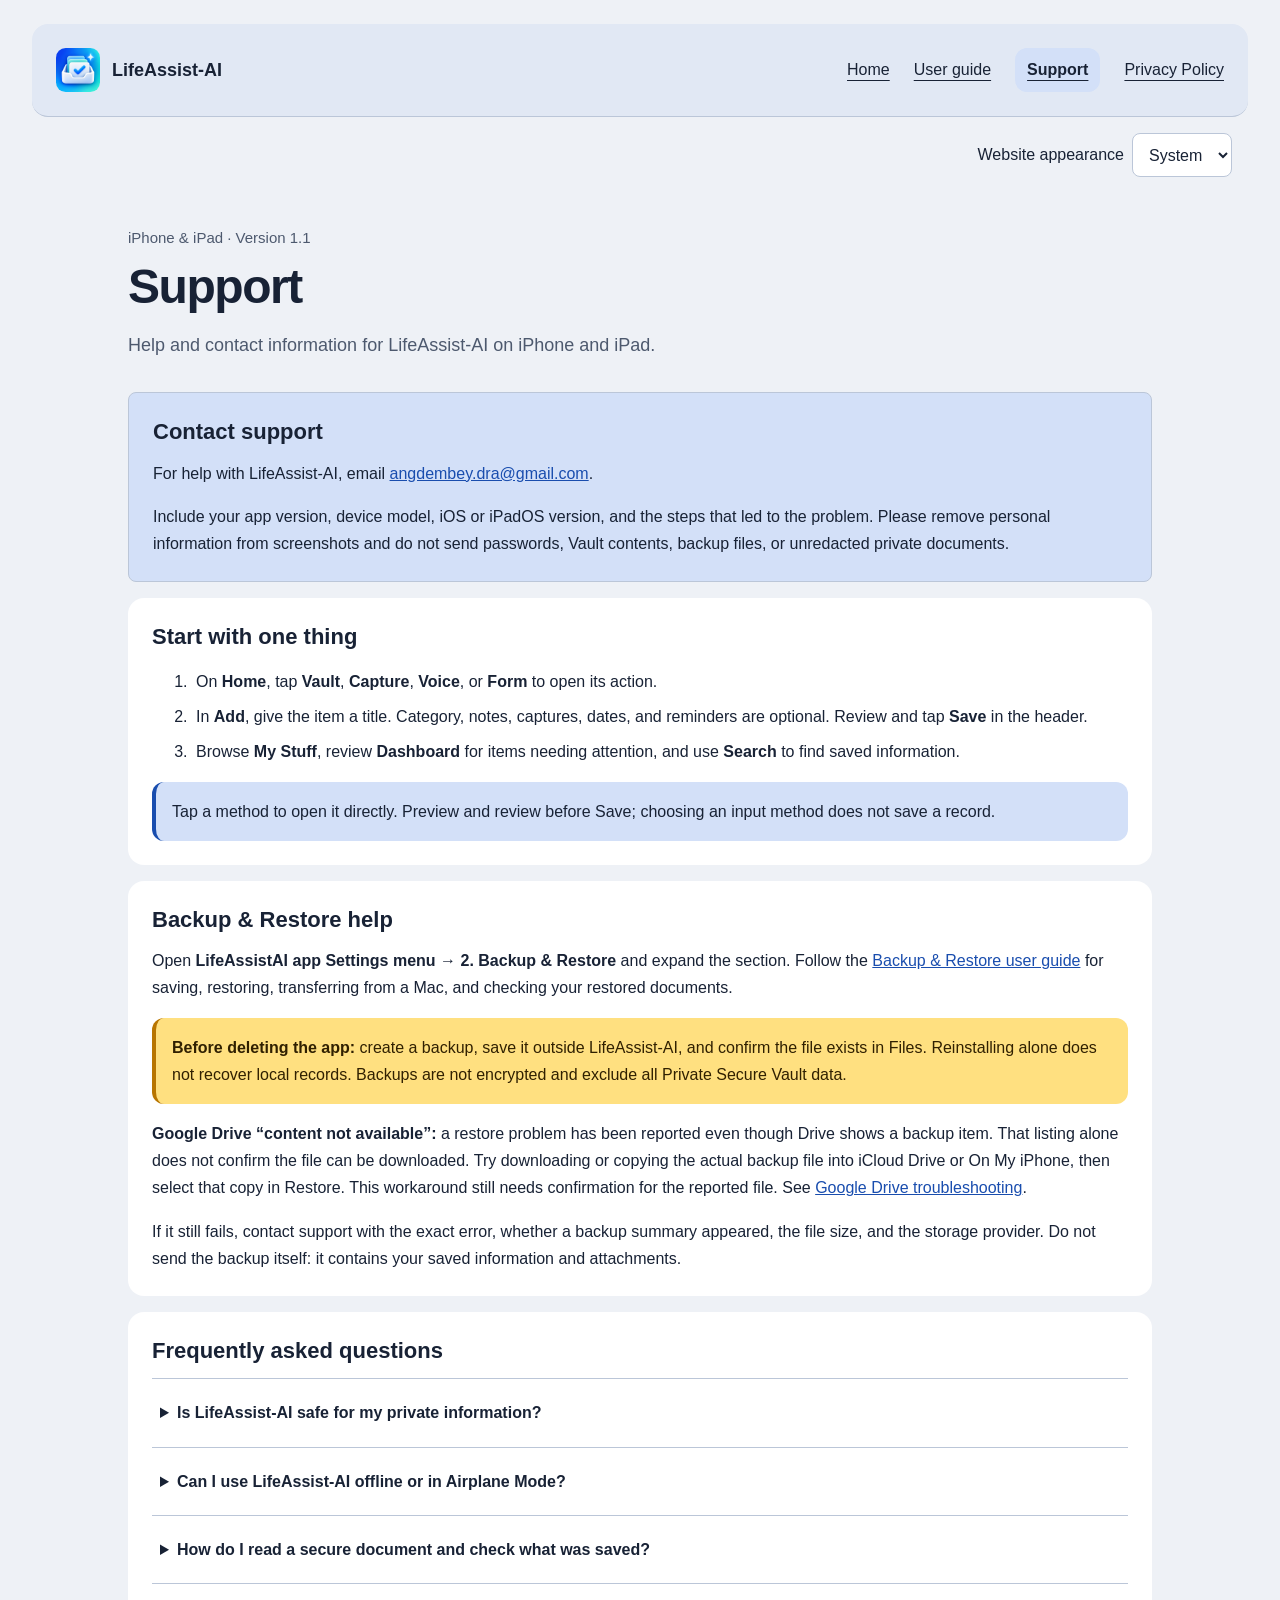
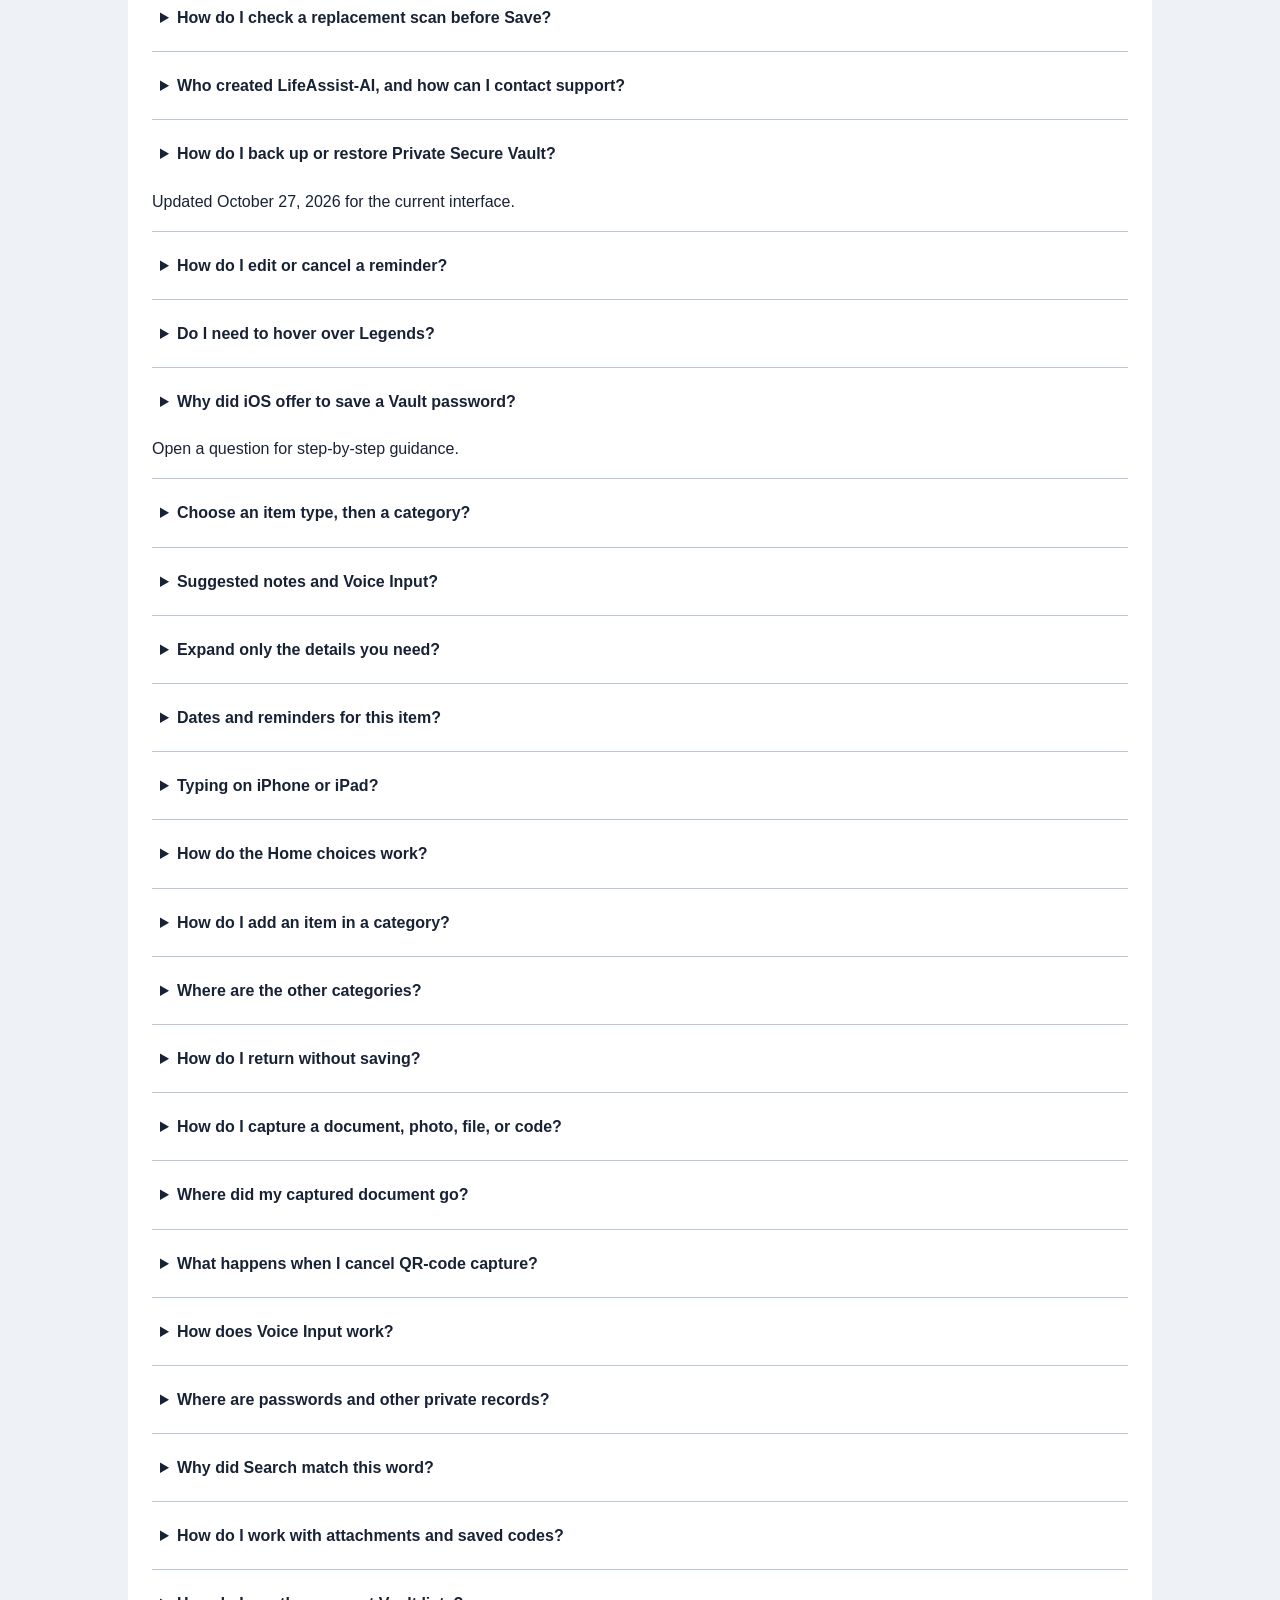
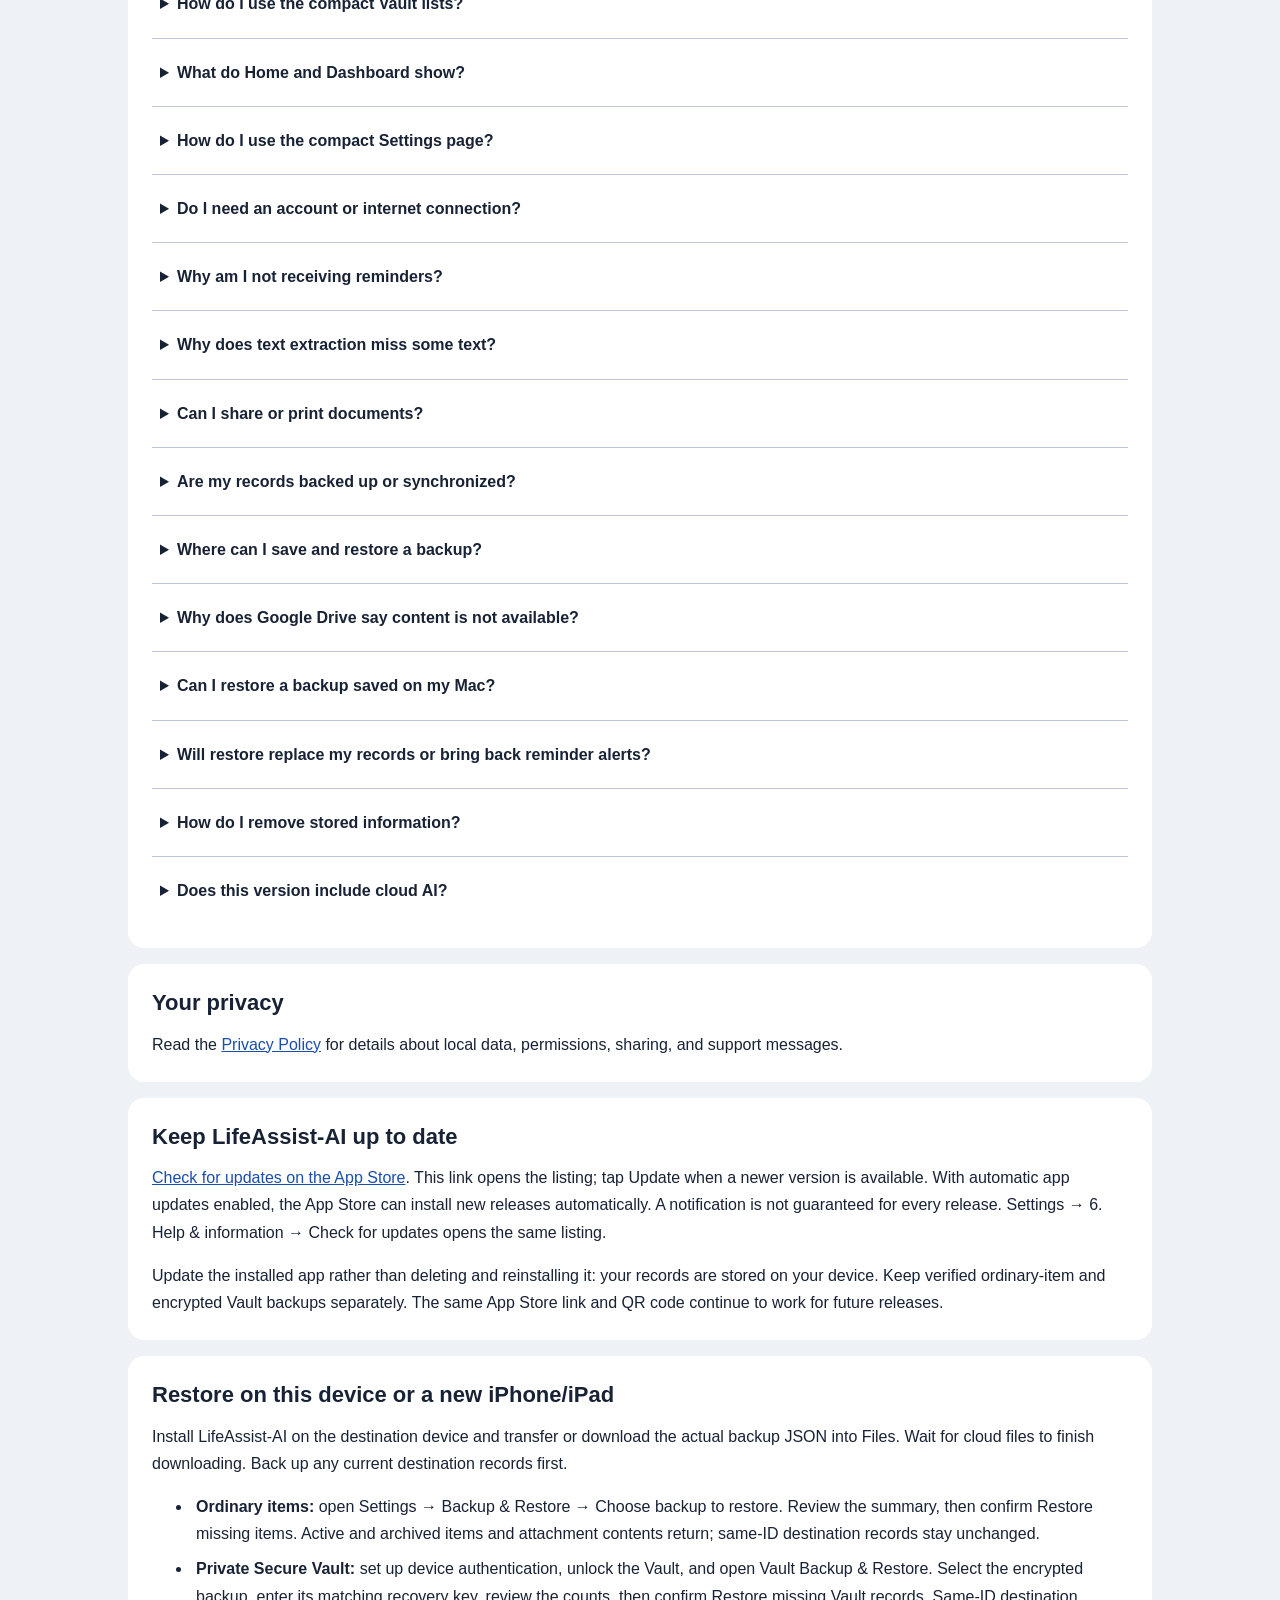
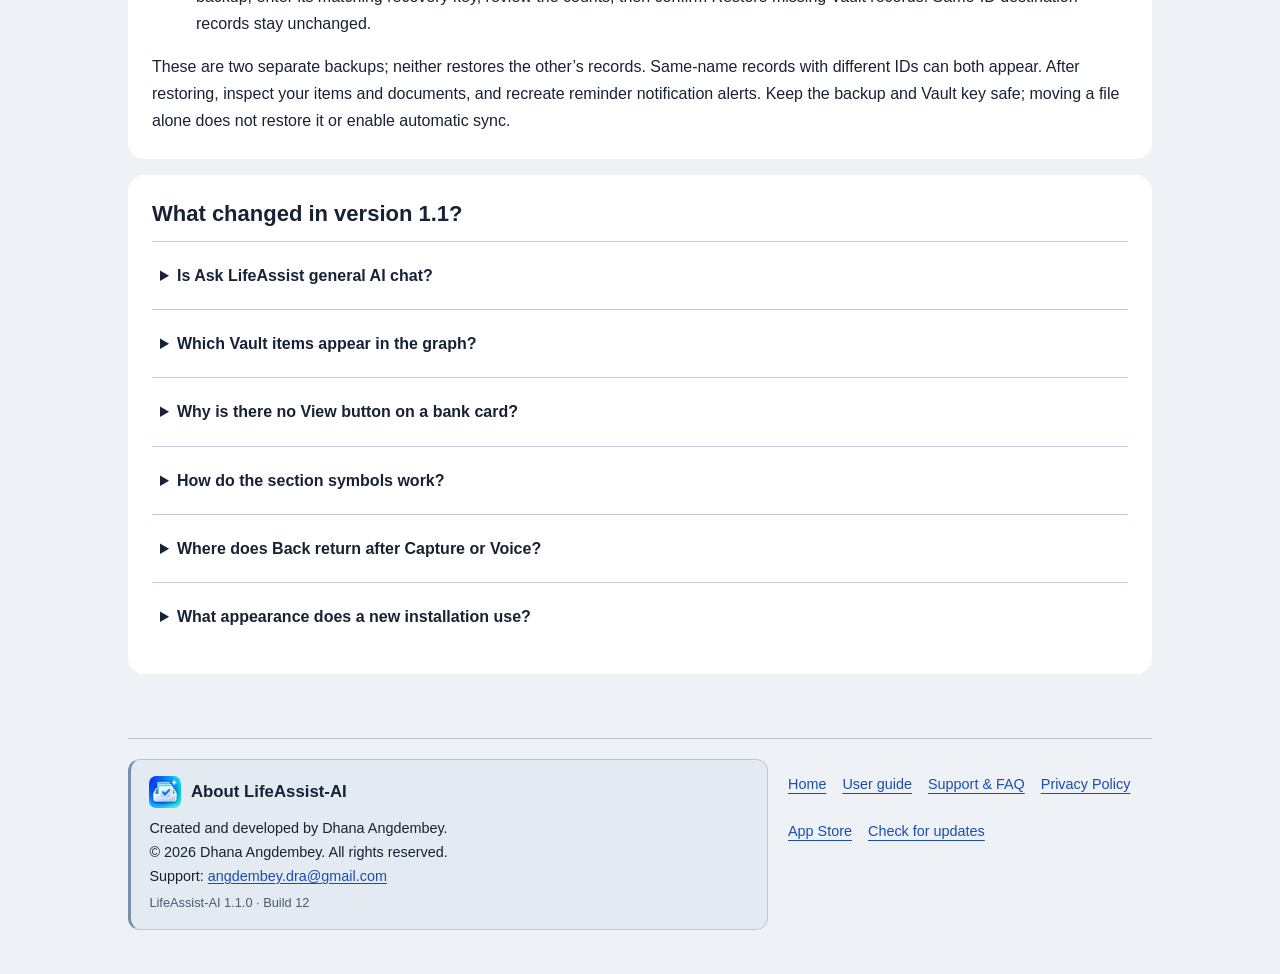
<file: docs/support/index.html>
<!doctype html>
<html lang="en">
<head>
<meta charset="utf-8">
<meta name="viewport" content="width=device-width, initial-scale=1">
<title>Support — LifeAssist-AI</title>
<meta name="description" content="Help and contact information for LifeAssist-AI on iPhone and iPad.">
<link rel="icon" type="image/png" sizes="32x32" href="../assets/favicon-32.png">
<link rel="apple-touch-icon" sizes="180x180" href="../assets/apple-touch-icon.png">
<meta property="og:image" content="https://angdembey.github.io/ai-life-assistant-site/assets/app-icon.png">
<meta property="og:image:width" content="1024">
<meta property="og:image:height" content="1024">
<meta property="og:image:alt" content="LifeAssist-AI app icon: organizer cards and a checkmark on blue">
<meta name="twitter:card" content="summary">
<meta name="twitter:image" content="https://angdembey.github.io/ai-life-assistant-site/assets/app-icon.png">
<script src="../appearance.js"></script>
<link rel="stylesheet" href="../styles.css?v=release110-20261023">
</head>
<body>
<a class="skip" href="#content">Skip to content</a>
<div class="page"><header><div class="wrap"><a class="brand" href="../"><img class="app-icon" src="../assets/app-icon.png" width="44" height="44" alt=""><span>LifeAssist-AI</span></a><nav aria-label="Main navigation"><a href="../">Home</a><a href="../guide/">User guide</a><a href="../support/" aria-current="page">Support</a><a href="../privacy/">Privacy Policy</a></nav></div></header>
<div class="appearance-control"><label for="site-appearance">Website appearance</label><select id="site-appearance"><option value="system">System</option><option value="light">Light</option><option value="dark">Dark</option></select></div>
<main id="content" class="wrap"><p class="eyebrow">iPhone &amp; iPad · Version 1.1</p><h1>Support</h1><p class="intro">Help and contact information for LifeAssist-AI on iPhone and iPad.</p>
<section class="contact"><h2>Contact support</h2><p>For help with LifeAssist-AI, email <a href="mailto:angdembey.dra@gmail.com?subject=LifeAssist-AI%20support">angdembey.dra@gmail.com</a>.</p><p>Include your app version, device model, iOS or iPadOS version, and the steps that led to the problem. Please remove personal information from screenshots and do not send passwords, Vault contents, backup files, or unredacted private documents.</p></section>
<section><h2>Start with one thing</h2><ol><li>On <strong>Home</strong>, tap <strong>Vault</strong>, <strong>Capture</strong>, <strong>Voice</strong>, or <strong>Form</strong> to open its action.</li><li>In <strong>Add</strong>, give the item a title. Category, notes, captures, dates, and reminders are optional. Review and tap <strong>Save</strong> in the header.</li><li>Browse <strong>My Stuff</strong>, review <strong>Dashboard</strong> for items needing attention, and use <strong>Search</strong> to find saved information.</li></ol><p class="hint">Tap a method to open it directly. Preview and review before Save; choosing an input method does not save a record.</p></section>
<section id="backup-support"><h2>Backup &amp; Restore help</h2><p>Open <strong>LifeAssistAI app Settings menu → 2. Backup &amp; Restore</strong> and expand the section. Follow the <a href="../guide/">Backup &amp; Restore user guide</a> for saving, restoring, transferring from a Mac, and checking your restored documents.</p><p class="warning"><strong>Before deleting the app:</strong> create a backup, save it outside LifeAssist-AI, and confirm the file exists in Files. Reinstalling alone does not recover local records. Backups are not encrypted and exclude all Private Secure Vault data.</p><p><strong>Google Drive “content not available”:</strong> a restore problem has been reported even though Drive shows a backup item. That listing alone does not confirm the file can be downloaded. Try downloading or copying the actual backup file into iCloud Drive or On My iPhone, then select that copy in Restore. This workaround still needs confirmation for the reported file. See <a href="../guide/#google-drive">Google Drive troubleshooting</a>.</p><p>If it still fails, contact support with the exact error, whether a backup summary appeared, the file size, and the storage provider. Do not send the backup itself: it contains your saved information and attachments.</p></section>
<section><h2>Frequently asked questions</h2><details><summary>Is LifeAssist-AI safe for my private information?</summary><p>Saved records stay on your device. LifeAssist does not automatically upload them to its servers or an AI provider. Use the Vault for passwords and sensitive documents: passwords use the protected iOS Keychain, and other Vault records and attachments are encrypted locally with a device-only key. Device authentication protects Vault access. Ordinary items do not have the Vault’s additional encryption. Vault contents are excluded from ordinary Search and Ask LifeAssist.</p><p>Sharing, printing and exported backups can create copies outside the app; device backup settings may also send app data to iCloud or a computer. Protect your device and keep the encrypted Vault recovery key separate from its backup. No app can guarantee protection from identity theft.</p></details><details><summary>Can I use LifeAssist-AI offline or in Airplane Mode?</summary><p>Core features work without an internet connection, including Airplane Mode with Wi-Fi turned off: create, edit and view local records, use the Vault, search ordinary saved items, scan documents, read supported document text on device, and use built-in Ask LifeAssist guidance and local lookups. Download cloud-only files before disconnecting. Web links, cloud file access and online sharing need a connection. Supported on-device voice recognition depends on the device and language; there is no cloud-recognition fallback.</p></details><details><summary>How do I read a secure document and check what was saved?</summary><p>In the unlocked Vault, add or edit a Secure Document and expand Attachment and secure contents. Scan Document or Choose File adds the attachment. Open Review attachment contents; View attachment lets you inspect it, and Read secure document details requires authentication. View recognized text shows the recognized pages. Select the proposed fields, Apply selected details, review the draft, then Save. A pending replacement does not replace the original until Save. Reopen the saved record and authenticate Show Secure Content to check saved private text.</p><p>Selected fields kept by Save enter the encrypted Vault record. Raw recognized text and unselected suggestions remain transient; locking clears the review and dedicated temporary reading copies are removed. Vault documents are excluded from ordinary OCR storage, Search, Ask LifeAssist and ordinary backups. Keep private documents in the Vault rather than ordinary item Notes or attachments.</p></details><details><summary>How do I check a replacement scan before Save?</summary><p>In Vault Edit, scan or choose a replacement file. Open Review attachment contents → View attachment and inspect the new pages before reading. Apply selected details updates the draft; Save commits the file and selected changes. Cancel keeps the saved original. Reopen after Save and authenticate Show Secure Content to verify saved values.</p></details><details><summary>Who created LifeAssist-AI, and how can I contact support?</summary><p>Created and developed by Dhana Angdembey.</p><p>© 2026 Dhana Angdembey. All rights reserved.</p><p>Support: <a href="mailto:angdembey.dra@gmail.com">angdembey.dra@gmail.com</a>.</p><p>LifeAssist-AI 1.1.0 · Build 12. Find your installed version and build in the app’s Settings → Help &amp; information → About LifeAssist-AI, or in the in-app guide.</p></details><details><summary>How do I back up or restore Private Secure Vault?</summary><p>Inside the unlocked Vault, choose Vault Backup &amp; Restore. This is separate from ordinary Settings → Backup &amp; Restore, which still excludes all Vault data. The encrypted Vault backup includes passwords, secure documents and their attachment bytes, notes/codes, and other secure records. The maximum encrypted file size is 100 MB.</p><p>Tap Create encrypted Vault backup and complete fresh device authentication. The app generates a new 64-character recovery key, shown in eight groups. Write or print it and keep it separately from the backup, outside this Vault and somewhere accessible without this device. Confirm the full key, then tap Export encrypted backup. Copy Recovery Key copies it on this device for two minutes. Paste into confirmation, export the backup, then copy again before switching apps to save the key separately; switching away locks the Vault and closes setup. Choose Save to Files and verify the JSON file exists outside LifeAssist-AI. Canceling sharing does not save a backup. Each new backup setup gets its own key; keep each backup with its matching key reference, stored separately.</p><p>If indexed Vault data is missing, export shows the missing counts and asks before creating an incomplete backup of available records. Cancel to stop, or choose Back Up Available Records. Missing documents and their records are excluded; existing Vault data and indexes are unchanged. Keep older backups and their recovery keys: a new incomplete backup cannot recover missing data. Restore review also identifies incomplete backups.</p><p>To restore on the same device or another iPhone/iPad, install LifeAssist-AI on the destination and make the encrypted backup file available in Files. Keep its recovery key available separately. Set up device authentication, unlock the Vault, choose Restore encrypted Vault backup, and select the encrypted JSON file. Enter that backup’s recovery key and choose Unlock backup and review. Check the backup date and counts, then Restore missing Vault records and confirm. Fresh device authentication is required. Current record IDs are kept; separately created records with the same name can both appear. Missing records and documents are encrypted using the destination device’s protection. If interrupted, retry to add remaining records; completed IDs are skipped.</p><p>Restored secure-document expiry reminders are turned off. Review the expiry dates and set reminders again on the restored documents. Ordinary backup restore cannot restore Vault records. Recovery requires both the encrypted file and its matching recovery key; device authentication or an Apple Account recovery key alone cannot decrypt it. Support cannot recover a missing key. Anyone holding both file and key could restore the contents on their authenticated device. This is not independent two-factor authentication and does not enable automatic cloud sync.</p></details><p>Updated October 27, 2026 for the current interface.</p><details><summary>How do I edit or cancel a reminder?</summary><p>In Item Details → Reminders, use a suggested reminder or More → Add custom reminder to enter a title and future date and time. Each reminder sends one alert on this device. Tap an existing custom reminder to edit it; date-linked reminders offer their own edit controls. Review the scheduled date before saving.</p><p>Mark as done records a finished task. Cancel Reminder stops an unwanted reminder and its pending alert without marking the task done. Both remove it from active reminder lists; the item and attachments stay saved. Close dismisses the action menu without changing the reminder. Alerts do not automatically complete tasks.</p><p>Allow notifications when asked. If alerts do not arrive, check device Settings → Notifications → LifeAssist-AI and Focus settings. Past reminders remain visible until you resolve them. Notification permission does not replace choosing a future reminder date.</p></details><details><summary>Do I need to hover over Legends?</summary><p>No. Tap Legends to open the category colors and exact counts. A visible caption appears when there is enough room; compact layouts keep the button’s Legends label and accessibility description. A long press also offers help.</p></details><details><summary>Why did iOS offer to save a Vault password?</summary><p>This is an iOS system offer, separate from LifeAssist-AI’s Save action. Dismissing it does not save a Vault edit. If it appears unexpectedly, contact Support with the app and iOS version and steps, without sharing passwords or secure contents.</p></details><p>Open a question for step-by-step guidance.</p>
<details><summary>Choose an item type, then a category?</summary><p>Item type describes what you are saving: Appointment, Belonging, Document, or Note. Category describes the kind within that type. Choices are alphabetical; each type has an Other option. Changing type clears a category that no longer fits. Category is optional.</p><p>A MacBook Pro fits Belonging → Electronics; a car fits Belonging → Vehicles. Its receipt fits Document → Purchases &amp; receipts, its warranty fits Document → Warranties, its service booking fits Appointment → Vehicle service &amp; inspections, and its service history fits Note → Maintenance notes.</p></details>
<details><summary>Suggested notes and Voice Input?</summary><p>Enter a recognizable name, then choose the type and category. Suggested details offer prompts, not facts about your item. Use suggested notes appears only while Notes is empty; once you type or accept voice text, it disappears to protect your writing. Fill only the prompts you need.</p><p>Voice Input adds the reviewed transcript to Notes in the current draft. Use Text does not create an item. Review Notes before tapping Save in the header. A fresh listening session starts a new transcript. Canceling does not add it. If an old transcript reappears or saved Notes differ, report the steps and app version to Support without sending private content.</p></details>
<details><summary>Expand only the details you need?</summary><p>Add keeps optional information in collapsible sections. Item Details groups Item information, Notes, Dates, Attachments, Saved codes, Reminders, and More actions. Expand a section to view or edit. Save sits at the top right of Add, Item Details, and Vault editors; it is enabled when changes are pending, subject to required fields and ongoing operations. Saving checks required fields and dates; correct any validation message before retrying.</p><p>Added badges and summaries identify saved content. Empty sections show Add details or an empty-state message. Loading and Needs attention have separate states. Action rows wrap when screen width or larger text needs more space. Archived items show read-only contents; restore before editing.</p></details>
<details><summary>Dates and reminders for this item?</summary><p>Date labels follow the item type and category: Purchased on / Warranty ends for belongings, Issued on / Expires on for registrations, Coverage starts / Coverage ends for insurance, and Service completed on / Next service due for maintenance notes. Appointments have an Appointment date and optional Start time and End time on that same day; an end time must be later than its start. All dates are optional. Leave unknown dates blank.</p><p>Purchase, issue, birth, received, and completed-service dates cannot be in the future when those labels apply. An end or expiry date cannot be before its corresponding start or issue date. Historical appointments and expired documents are allowed; coverage, warranty, or membership start dates can be future dates. Existing invalid saved dates are not silently rewritten, but must be corrected before saving further edits.</p><p>Choose Remind me for the date named on the form. Suggestions are 1 day before appointments, 1 calendar month before expiry or renewal, and 30 days before warranty end. Calendar-month lead times use the last valid day in shorter months. Appointment alerts count back from the start time, or 9:00 AM locally; other date alerts use 9:00 AM. Alerts must be in the future. Save item date changes before adding a suggested reminder in Item Details. A changed saved date updates its linked reminder; clearing that date or moving its alert into the past cancels that linked alert. Independent custom reminders keep their own dates.</p></details>
<details><summary>Typing on iPhone or iPad?</summary><p>A Done button appears directly above the iOS keyboard throughout Add, Item Details, Vault forms, and text-entry sheets. Tap Done to dismiss the keyboard and reach other fields or actions. Forms also scroll to focused inputs, and long Notes can scroll within the text field.</p><p>If an input is still covered, contact Support with the screen name, device, app version, and text-size setting. Remove private information from screenshots.</p></details>
<details><summary>How do the Home choices work?</summary><p>Home shows Private by design · Works offline near the top. Tap its arrow for privacy and connectivity details. The four compact Vault, Capture, Voice and Form buttons open their actions directly. Ask LifeAssist appears in a subtly tinted row with bold accent text. The What would you like to do today? guidance starts collapsed. Text follows system text-size preferences; spacing and safe areas adapt to the available window, including folded and open Duo displays.</p></details>
<details><summary>How do I add an item in a category?</summary><p>In My Stuff, select a category such as Vehicles, then tap the Add tab. That category is preselected in Add. An empty active category also offers Add an item with the same category preselected. You can change it before saving. All does not force a category; Uncategorized chooses no category. Other draft fields stay available.</p></details>
<details><summary>Where are the other categories?</summary><p>Swipe the category strip horizontally. More › appears when categories are hidden to the right; ‹ More appears when there are categories to the left. Tap either to scroll without changing your selection. Scroll vertically to see saved items and their information.</p></details>
<details><summary>How do I return without saving?</summary><p>The top-left back arrow returns to the previous screen. Add, Item Details, and all four Vault editors warn before leaving with unsaved changes: choose Keep Editing or Discard Changes. Discarding removes those pending changes; it does not save them. A clean form leaves without an unsaved-changes warning. Saving a new ordinary item opens its details.</p></details>
<details><summary>How do I capture a document, photo, file, or code?</summary><p>On Home, tap Capture, or start capture from Add. Camera Inputs has a row of three square icon buttons: Scan Document, Take Photo, and Scan QR-Code or Bar-Code. File Inputs has a row of two: Choose File and Photo Library. The buttons match Home’s blue-to-cyan background and bold labels. Tap a method to open it directly. On iPhone, press and hold for help, then tap Close or outside the bubble to dismiss it. On iPad, hover for help. The header explains these actions, and the amber preview guidance remains below the buttons.</p><p>1. Scan Document: scan paper pages into one PDF to keep receipts, letters, or records together. 2. Take Photo: photograph an item or document to remember its appearance and details. 3. Scan QR-Code or Bar-Code: save a code value for later and open supported web links when you choose. 4. Choose File: attach an existing PDF or file without scanning it again. 5. Photo Library: reuse a saved photo or screenshot as a reference or record.</p><p>Review the result in Preview, then choose Use in this item to return to Add. Accepted voice text, typed notes, and the capture stay in one draft. Tap the header Save to save them together. Add stages one capture at a time; add more after saving. From an existing active item, Camera Inputs &amp; File Inputs reviews and saves to that item. Canceling acquisition keeps the other draft fields. Camera methods require supported camera hardware; cloud files must finish downloading. Capture errors and permission messages appear in dismissible popups, with Open Settings when relevant.</p></details>
<details><summary>Where did my captured document go?</summary><p>Use in this item stages a capture; Save in the header finishes saving the new item. Open My Stuff → All and check Active and Archived, or Search by title. Expand Attachments or Saved codes on the item. Captures added to an existing active item stay with that item. Vault documents are separate and excluded from Search and app backups. Records do not automatically sync between devices.</p></details>
<details><summary>What happens when I cancel QR-code capture?</summary><p>Item Details → Saved codes → Add Code opens the scanner directly. Cancel or Back returns to Item Details. If you opened the scanner by selecting its method in Capture, Cancel returns to the Capture menu. Neither cancellation saves a code.</p></details>
<details><summary>How does Voice Input work?</summary><p>For Home Voice or Voice Input beside Notes, tap Start Voice Input, then speak. Speak now indicates active capture. Tap Stop, review or edit the transcript, then Use Text to place it in Notes. Nothing is saved until the item’s Save action. This full-screen notes flow is separate from inline voice in Ask LifeAssist. Voice does not interpret spoken commands or save records automatically.</p><p>Open Ask LifeAssist from Home. Type a question, tap a sample, or tap Voice to dictate directly into the question box. Speak now indicates microphone capture; tap Stop to keep the transcript for review. Voice adds words after any existing question. Review or edit the text, then tap Ask. Cancel Voice restores the pre-dictation question. The 500-character question limit still applies; voice never submits automatically. Leaving the screen stops its voice session.</p></details>
<details><summary>Where are passwords and other private records?</summary><p>On Home, tap Vault. The overview opens separate sections for Secure Document Management, Secure Password Management, Secure Notes &amp; Codes, Other Secure Items, and Vault Backup &amp; Restore. Open a section, select a record, then choose an action. Back returns through the record, section list, and Vault overview. Lock and Unlock share the top-right position with solid yellow padlock icons and help bubbles. Unlock with Face ID, Touch ID where supported, or your device passcode. The Vault locks when you leave it or switch away. Tap About Vault privacy to show or hide the privacy and recovery explanation.</p><p>Select a record to see its details. Saved passwords, notes/codes, and other secure records offer Show/Hide, Edit, and Delete. Revealing saved private content requires fresh device verification; canceling keeps it hidden. Secure Documents shows View only when an attachment exists; Share and Print are inside View. Each section has a separate list and editor. Back preserves the navigation level while pending edits still require confirmation before discarding.</p><p>The header Save reflects pending changes and required fields; saving also validates dates. New Add forms have no Cancel Edit button and do not warn before leaving an untouched blank form. Existing records show Cancel Edit, enabled only after a change. Back, section changes, and manual locking warn before discarding pending input. Automatic locking on leaving or switching away remains immediate.</p><p>Show password and Show Secure Content / Hide Secure Content are disabled when their field is blank. Revealing a saved password or secure content requires fresh device verification; canceling verification keeps it hidden. Add Other Secure Stuffs adds a named secure record. Do not dictate passwords, PINs, or other sign-in details into ordinary Voice Input.</p><p>Secure Documents shows issue date, expiry date, and expiry reminder status on the selected record without needing Edit. Files are limited to 20 MB; scans support up to 10 pages. Secure scans do not read text automatically; use authenticated Read secure document details inside Review attachment contents. Camera Inputs provides Scan Document, and File Inputs provides Choose File. Vault documents use these secure document-only actions rather than the ordinary item capture menu; scans use explicit authenticated text review. In Edit, Replace attached file or Camera Scan and Replace Document stages a replacement; Save applies it, while Cancel Edit discards the pending change.</p><p>Expiry reminders are opt-in. When none is set, use Add Reminder in the editor; after setting one, review or edit it, or choose Cancel Reminder. Save applies the choice. Lead times include 1, 2, or 3 calendar months, 7 days, 1 day, or the expiry day at 9:00 AM. The resulting alert must be in the future and on or before expiry. Linked alerts follow saved expiry-date changes. Notifications and Dashboard show neutral secure-document wording; unlock the Vault for private details.</p><p>The vault protects app-switcher previews and locks when you leave it or switch away. Screenshots, recording, and mirroring are not blocked on iPhone. Stop recording or mirroring before opening private information. Sharing or printing a secure document creates a copy outside Vault protection.</p><p>Your saved sign-in information is stored in this device’s protected iOS Keychain, separate from ordinary items. LifeAssist-AI does not upload it to its servers or transmit it over the internet. It is excluded from item search, notifications, sharing, and printing. Other Vault records and documents are encrypted locally using a device-only Keychain key. All Vault records are excluded from ordinary Search, the Home category pie, and ordinary Settings backups. Separate encrypted Vault backups require their own recovery key.</p><p>Keep another safe copy. Password Manager information does not sync through iCloud Keychain or ordinary item backups. A separate encrypted Vault backup can be restored manually with its matching recovery key. Removing or resetting the device passcode can make saved information unavailable. Delete saved entries before uninstalling; iOS Keychain entries may remain after app removal. If iOS shows a Save Password offer, it is a system offer separate from the app’s Save action. Dismissing it does not save a Vault edit.</p></details>
<details><summary>Why did Search match this word?</summary><p>Search is case-insensitive. One or two letters or digits match whole words: CA does not match card. Use three or more characters for partial matches: car can match card, and the matching word is highlighted in the result. Search covers ordinary saved item information, attachment names, saved text, and captured codes. Expand attachment/code groups to see their matches. Tap an item’s name or summary for details; attachment matches open the matching attachment.</p><p class="warning"><strong>Private Secure Vault records are not included in Search.</strong> Open and unlock the Vault to view passwords, private documents, notes/codes, and other secure records.</p></details>
<details><summary>How do I work with attachments and saved codes?</summary><p>In Item Details → Attachments, select one attachment. View, Delete, and Extract Text share a compact row when text extraction is supported. Share and Print are inside View for supported formats. Extract Text can be used again; Full Text appears when recognized text is available and opens the full extracted text screen. The full text screen also offers sharing and printing. Text recognition may need correction; check it against the original.</p><p>In Saved codes, tap Add Code to open the QR/barcode scanner directly for this item. Cancel or Back from this shortcut returns to Item Details. A scanner opened from the Capture menu returns to that menu instead. Select a saved code to review it, Share Value, Delete Code, or Open URL for a web link. Scanning does not open links automatically. Swipe choices or use More indicators to reach hidden entries. Deleting requires confirmation.</p></details>
<details><summary>How do I use the compact Vault lists?</summary><p>On Home, tap Vault. The overview opens separate sections for Secure Document Management, Secure Password Management, Secure Notes &amp; Codes, Other Secure Items, and Vault Backup &amp; Restore. Open a section, select a record, then choose an action. Back returns through the record, section list, and Vault overview. Lock and Unlock share the top-right position with solid yellow padlock icons and help bubbles. Unlock with Face ID, Touch ID where supported, or your device passcode. The Vault locks when you leave it or switch away. Tap About Vault privacy to show or hide the privacy and recovery explanation.</p><p>Select a record to see its details. Saved passwords, notes/codes, and other secure records offer Show/Hide, Edit, and Delete. Revealing saved private content requires fresh device verification; canceling keeps it hidden. Secure Documents shows View only when an attachment exists; Share and Print are inside View. Each section has a separate list and editor. Back preserves the navigation level while pending edits still require confirmation before discarding.</p><p>The header Save reflects pending changes and required fields; saving also validates dates. New Add forms have no Cancel Edit button and do not warn before leaving an untouched blank form. Existing records show Cancel Edit, enabled only after a change. Back, section changes, and manual locking warn before discarding pending input. Automatic locking on leaving or switching away remains immediate.</p><p>Show password and Show Secure Content / Hide Secure Content are disabled when their field is blank. Revealing a saved password or secure content requires fresh device verification; canceling verification keeps it hidden. Add Other Secure Stuffs adds a named secure record. Do not dictate passwords, PINs, or other sign-in details into ordinary Voice Input.</p><p>Secure Documents shows issue date, expiry date, and expiry reminder status on the selected record without needing Edit. Files are limited to 20 MB; scans support up to 10 pages. Secure scans do not read text automatically; use authenticated Read secure document details inside Review attachment contents. Camera Inputs provides Scan Document, and File Inputs provides Choose File. Vault documents use these secure document-only actions rather than the ordinary item capture menu; scans use explicit authenticated text review. In Edit, Replace attached file or Camera Scan and Replace Document stages a replacement; Save applies it, while Cancel Edit discards the pending change.</p><p>Expiry reminders are opt-in. When none is set, use Add Reminder in the editor; after setting one, review or edit it, or choose Cancel Reminder. Save applies the choice. Lead times include 1, 2, or 3 calendar months, 7 days, 1 day, or the expiry day at 9:00 AM. The resulting alert must be in the future and on or before expiry. Linked alerts follow saved expiry-date changes. Notifications and Dashboard show neutral secure-document wording; unlock the Vault for private details.</p><p>The vault protects app-switcher previews and locks when you leave it or switch away. Screenshots, recording, and mirroring are not blocked on iPhone. Stop recording or mirroring before opening private information. Sharing or printing a secure document creates a copy outside Vault protection.</p><p>Your saved sign-in information is stored in this device’s protected iOS Keychain, separate from ordinary items. LifeAssist-AI does not upload it to its servers or transmit it over the internet. It is excluded from item search, notifications, sharing, and printing. Other Vault records and documents are encrypted locally using a device-only Keychain key. All Vault records are excluded from ordinary Search, the Home category pie, and ordinary Settings backups. Separate encrypted Vault backups require their own recovery key.</p><p>Keep another safe copy. Password Manager information does not sync through iCloud Keychain or ordinary item backups. A separate encrypted Vault backup can be restored manually with its matching recovery key. Removing or resetting the device passcode can make saved information unavailable. Delete saved entries before uninstalling; iOS Keychain entries may remain after app removal. If iOS shows a Save Password offer, it is a system offer separate from the app’s Save action. Dismissing it does not save a Vault edit.</p></details>
<details><summary>What do Home and Dashboard show?</summary><p>Dashboard at a Glance! shows active ordinary items by category, plus a yellow Vault Secure Documents total when available. Passwords, secure notes/codes, private names and document contents are not exposed in the graph. The graph grows or shrinks with available space and its Legends control scales proportionally. Tap Legends for category colors and counts; its extra caption is omitted on compact layouts. An empty-state message replaces a zero-data graph. Past reminders, upcoming reminders and expired items use compact adjoining rows. Tap a row to review its items; secure reminders open the Vault. Larger text may require scrolling.</p><p>Dashboard provides the fuller reminder/date/category overview. Vault records remain separate from ordinary item searches and lists.</p></details>
<details><summary>How do I use the compact Settings page?</summary><p>Open the Settings gear and tap a numbered section to expand or collapse it. The header has one toggle: Expand all or Collapse all, with a trailing arrow. Collapse all keeps Help &amp; information open. Its underlined links open the user guide, Support &amp; contact, and Privacy policy. The distinct About block uses the app icon, a different background tone, and compact italic text for the developer, copyright, support contact, version, and build. It is separate from instructional guidance.</p><p>Choose System, Light, or Dark and a color palette: Classic, Soft Blue, Soft Green, Warm, or Lavender. Text follows device text-size settings. Wide iPad windows use larger text, input-field text, and button labels with wider content columns. Narrow Split View uses a compact layout. Accessibility text settings continue to apply. Website appearance is a separate System/Light/Dark preference remembered in that browser. Essential guidance is visible in the app. Home, Capture, and Legends use responsive square blue-to-cyan icon buttons with bold labels. Home’s chart heading reads Dashboard at a Glance! with Active items by Category and the total below. Hover help is available on iPad; press-and-hold help is available on iPhone. Help does not activate the action, and iPad does not open a second touch-help overlay.</p></details>
<details><summary>Do I need an account or internet connection?</summary><p>No app account is required. Core features work without an internet connection, including Airplane Mode with Wi-Fi turned off: create, edit and view local records, use the Vault, search ordinary saved items, scan documents, read supported document text on device, and use built-in Ask LifeAssist guidance and local lookups. Download cloud-only files before disconnecting. Web links, cloud file access and online sharing need a connection. Supported on-device voice recognition depends on the device and language; there is no cloud-recognition fallback.</p></details>
<details><summary>Why am I not receiving reminders?</summary><p>Check device Settings → Notifications → LifeAssist-AI and allow notifications. Also check Focus, notification delivery settings, and the reminder date and time. Reminder records remain visible in the app even if alerts are disabled. Alerts do not automatically complete reminders; review, complete, or reschedule them in the app.</p></details>
<details><summary>Why does text extraction miss some text?</summary><p>After a capture, choose Use in this item, then Review attachment contents → Read document details. For a saved item, select its attachment and open the same review. Compare View recognized text with View attachment. Select individual proposed fields or Select all suggestions, then Apply selected details, review the draft and Save. Notes can append or replace as offered. Apply alone does not save; reminders are set separately. OCR can misread text, dates and numbers, so verify against the original.</p><p>Document reading supports images, PDFs up to 20 pages and 20 MB, and text files up to 2 MB. Vault attachments are limited to 20 MB and camera scanning supports up to 10 pages. On iOS, image-only PDFs can use on-device page OCR. Suggestions use supported English labels and keywords; ambiguous, conflicting or unreadable values need manual review. Scan both sides of a card together and inspect every page. Card-number checks do not verify an active account.</p><p>Use even lighting, avoid glare, keep pages flat and in focus, and retake poor captures. Review recovered or tentative labels and enter missing values manually.</p></details>
<details><summary>Can I share or print documents?</summary><p>Open a supported saved attachment or its extracted text and choose Share or Print. Sharing uses the destination you select. Printing opens the system print sheet and needs a compatible available printer. Not every file format supports preview or printing. Canceling leaves the saved attachment in place.</p></details>
<details><summary>Are my records backed up or synchronized?</summary><p>Backups are manual: LifeAssistAI app Settings menu → 2. Backup &amp; Restore → Create backup / Save to Files. Save the JSON file outside this app and verify it in Files. There is no automatic backup or cloud sync. Backups include ordinary active and archived items and their attachments, but exclude all Private Secure Vault data. Files are not encrypted; maximum backup size is 100 MB. Read the <a href="../guide/">complete guide</a>.</p></details>
<details><summary>Where can I save and restore a backup?</summary><p>iCloud Drive and On My iPhone backup and restore have been verified on an iPhone. Use a folder outside LifeAssist-AI’s own storage. An On My iPhone copy stays on that device; keep another copy elsewhere against device loss. Restore uses the Files picker: select the actual LifeAssist-Backup-….json file, review its date and counts, then choose Restore missing items and confirm Restore.</p></details>
<details><summary>Why does Google Drive say content is not available?</summary><p>This restore issue has been reported and remains unresolved. A visible folder item may not yet be available to the Files picker. Sign in to Drive, check your connection, and try downloading or copying the actual JSON backup to iCloud Drive or On My iPhone before restoring. Do not choose the folder or a shortcut. See <a href="../guide/#google-drive">troubleshooting steps</a>; this is a suggested workaround, not a confirmed fix.</p></details>
<details><summary>Can I restore a backup saved on my Mac?</summary><p>The iPhone picker cannot browse your Mac directly. Put the backup in iCloud Drive and wait for it to become available on the iPhone, or AirDrop it to the iPhone and save it in Files. Then choose that JSON file using Choose backup to restore. See the <a href="../guide/#mac">Mac transfer instructions</a>.</p></details>
<details><summary>Will restore replace my records or bring back reminder alerts?</summary><p>Restore adds missing items and keeps existing items with the same internal ID, including their attachments, unchanged. Repeated imports of the same backup skip those existing items. Separately created items with the same title may both appear. Archived items stay archived. Reminder records return, but notification alerts must be recreated in Item Details. Vault records and app appearance settings are not included.</p></details>
<details><summary>How do I remove stored information?</summary><p>Archive keeps a record indefinitely on this device. In My Stuff → Archived, choose Restore to make it active again; an Item restored message confirms success. Archived items are read only. Delete permanently removes one selected archived item and its notes, attachments, saved codes, extracted text and suggestions, and reminders. There is no Undo. Check the item name before confirming. Choose Back up first to open the LifeAssistAI app Settings menu → Backup &amp; Restore → Create backup / Save to Files. Verify the external backup before deletion. Old backups, shared copies, original Photos/Files, and Vault records remain separate. Retry cleanup handles unfinished file or notification cleanup.</p></details>
<details><summary>Does this version include cloud AI?</summary><p>This release uses on-device text recognition, supported on-device speech recognition, and local search. It does not include live AI chat or cloud document analysis. Capturing a QR code or barcode does not automatically open a web link.</p></details>
</section>
<section><h2>Your privacy</h2><p>Read the <a href="../privacy/">Privacy Policy</a> for details about local data, permissions, sharing, and support messages.</p></section>
<section id="app-updates"><h2>Keep LifeAssist-AI up to date</h2><p><a href="https://apps.apple.com/app/id6818905932">Check for updates on the App Store</a>. This link opens the listing; tap Update when a newer version is available. With automatic app updates enabled, the App Store can install new releases automatically. A notification is not guaranteed for every release. Settings → 6. Help &amp; information → Check for updates opens the same listing.</p><p>Update the installed app rather than deleting and reinstalling it: your records are stored on your device. Keep verified ordinary-item and encrypted Vault backups separately. The same App Store link and QR code continue to work for future releases.</p></section><section id="restore-another-device"><h2>Restore on this device or a new iPhone/iPad</h2><p>Install LifeAssist-AI on the destination device and transfer or download the actual backup JSON into Files. Wait for cloud files to finish downloading. Back up any current destination records first.</p><ul><li><strong>Ordinary items:</strong> open Settings → Backup &amp; Restore → Choose backup to restore. Review the summary, then confirm Restore missing items. Active and archived items and attachment contents return; same-ID destination records stay unchanged.</li><li><strong>Private Secure Vault:</strong> set up device authentication, unlock the Vault, and open Vault Backup &amp; Restore. Select the encrypted backup, enter its matching recovery key, review the counts, then confirm Restore missing Vault records. Same-ID destination records stay unchanged.</li></ul><p>These are two separate backups; neither restores the other’s records. Same-name records with different IDs can both appear. After restoring, inspect your items and documents, and recreate reminder notification alerts. Keep the backup and Vault key safe; moving a file alone does not restore it or enable automatic sync.</p></section><section id="release-11"><h2>What changed in version 1.1?</h2><details><summary>Is Ask LifeAssist general AI chat?</summary><p>Privacy &amp; Offline Questions appears first, followed by the collapsible Scan &amp; OCR Questions group and More Questions. The three headings share bullet styling; sample questions use matching text rows. Ask offers built-in app guidance and local ordinary-record lookups, not general AI chat. It does not call an external AI provider or keep chat history. Vault contents and Vault reminders are excluded.</p><p>Open Ask LifeAssist from Home. Type a question, tap a sample, or tap Voice to dictate directly into the question box. Speak now indicates microphone capture; tap Stop to keep the transcript for review. Voice adds words after any existing question. Review or edit the text, then tap Ask. Cancel Voice restores the pre-dictation question. The 500-character question limit still applies; voice never submits automatically. Leaving the screen stops its voice session.</p></details><details><summary>Which Vault items appear in the graph?</summary><p>Only records under Secure Documents, grouped as Vault Secure Documents with a yellow slice and legend swatch. Each record counts once, with or without an attachment or reminder. No passwords, notes/codes, or other secure records are counted. Private names and contents stay hidden. The count refreshes when you return Home after adding or deleting a document.</p></details><details><summary>Why is there no View button on a bank card?</summary><p>View appears only when a document attachment exists. Use Edit to attach a file; the record itself can still be saved without an attachment.</p></details><details><summary>How do the section symbols work?</summary><p>Empty editable sections show a leading + to invite adding content. Expanded sections use a trailing up arrow to collapse; filled sections and information-only sections use trailing disclosure arrows. Tapping + opens the section without saving anything. Add New Item, Capture dates, and Item Details follow the same notation. Settings and Vault privacy use arrows for show/hide actions.</p></details><details><summary>Where does Back return after Capture or Voice?</summary><p>Capture and Voice started from Home continue to Add New Item only after you accept a capture or nonempty voice text. Canceling or returning without accepted content goes back to Home. Captures started inside an existing draft preserve that draft. Nothing is saved until you choose Save.</p></details><details><summary>What appearance does a new installation use?</summary><p>Soft Blue with System appearance. You can choose another palette or Light/Dark in Settings; existing saved choices are preserved.</p></details></section></main>
<footer class="site-footer"><div class="about-card" aria-labelledby="about-title"><div class="about-heading"><img src="../assets/app-icon.png" width="32" height="32" alt=""><h2 id="about-title">About LifeAssist-AI</h2></div><div class="about-details"><p>Created and developed by Dhana Angdembey.</p><p>© 2026 Dhana Angdembey. All rights reserved.</p><p>Support: <a href="mailto:angdembey.dra@gmail.com">angdembey.dra@gmail.com</a></p><p class="about-version">LifeAssist-AI 1.1.0 · Build 12</p></div></div><nav class="footer-links" aria-label="Footer navigation"><a href="../">Home</a><a href="../guide/">User guide</a><a href="../support/">Support &amp; FAQ</a><a href="../privacy/">Privacy Policy</a><a href="https://apps.apple.com/app/id6818905932">App Store</a><a href="https://apps.apple.com/app/id6818905932">Check for updates</a></nav></footer></div>
</body>
</html>
</file>
<file: docs/styles.css>
:root { color-scheme: light; --ink: #16243a; --blue: #173d73; --muted: #516176; --line: #d8e1ed; }
* { box-sizing: border-box; }
html { font-size: 100%; }
body { margin: 0; background: #fff; color: var(--ink); font-family: -apple-system, BlinkMacSystemFont, "Segoe UI", sans-serif; line-height: 1.7; }
.wrap { width: min(100% - 2.5rem, 48rem); margin-inline: auto; }
header { background: var(--blue); color: white; padding-block: 1.5rem; }
header .wrap { display: flex; align-items: center; justify-content: space-between; gap: 1.25rem; flex-wrap: wrap; }
.brand { display: inline-flex; align-items: center; gap: .75rem; color: white; text-decoration: none; margin: 0; font-size: 1.125rem; font-weight: 700; }
nav { display: flex; gap: 1.5rem; flex-wrap: wrap; }
nav a { color: white; text-decoration-thickness: .08em; text-underline-offset: .3em; }
nav a[aria-current] { font-weight: 700; }
main { padding-block: 3rem; }
.eyebrow, .date { color: var(--muted); font-size: .9375rem; }
.eyebrow { margin: 0 0 .5rem; }
h1 { font-size: clamp(2rem, 6vw, 3rem); line-height: 1.15; letter-spacing: -.03em; margin: 0 0 1rem; }
h2 { font-size: 1.375rem; line-height: 1.35; margin: 0 0 .8rem; }
p { margin: 0 0 1rem; }
.intro { font-size: 1.125rem; color: var(--muted); margin-bottom: 2rem; }
section { padding-block: 1.75rem; border-top: 1px solid var(--line); }
.contact { padding: 1.5rem; background: #eef4fc; border: 1px solid var(--line); border-radius: .5rem; margin-block: 1rem; }
section p:last-child { margin-bottom: 0; }
a { color: var(--blue); overflow-wrap: anywhere; }
li { padding-left: .25rem; margin-block: .5rem; }
details { border-top: 1px solid var(--line); padding-block: 1rem; }
summary { cursor: pointer; font-weight: 600; padding-block: .4rem; }
details p { margin: .8rem 0 .2rem; }
footer { border-top: 1px solid var(--line); padding-block: 1.5rem; color: var(--muted); font-size: .9375rem; }
:focus-visible { outline: 3px solid #dd9115; outline-offset: 4px; }
.page { width: min(100% - 2rem, 62rem); margin-inline: auto; padding-block: 1.5rem; }
.page > header { border-radius: 1rem; background: linear-gradient(120deg, #173d73, #10233e); }
.page > header .wrap { width: calc(100% - 3rem); }
.page > main.wrap, .page > footer.wrap { width: min(100% - 2rem, 48rem); }
.marketing-hero { display: grid; grid-template-columns: 1.4fr 1fr; gap: 2rem; align-items: center; padding: clamp(1.5rem, 5vw, 3rem); }
.marketing-hero h1 { font-size: clamp(2rem, 5vw, 3.5rem); }
.marketing-hero .eyebrow { color: #c8e1ff; font-weight: 600; margin-bottom: 1.25rem; }
.summary { color: #dce8f8; font-size: 1.125rem; }
.release-label { font-size: .9375rem; color: #c8e1ff; margin-block: 1.5rem; }
.marketing-hero nav { gap: .75rem; }
.marketing-hero nav a, .button-link { display: inline-flex; align-items: center; min-height: 44px; padding: .65rem 1rem; border-radius: .5rem; background: white; color: var(--blue); font-weight: 600; text-decoration: none; }
.record-preview { padding: 1.5rem; background: white; color: var(--ink); border-radius: .8rem; box-shadow: 0 15px 35px #0003; }
.example-label { font-size: .875rem; color: var(--muted); border-bottom: 1px solid var(--line); padding-bottom: .7rem; }
.record-category { font-size: .875rem; color: var(--blue); margin-bottom: .4rem; font-weight: 600; }
.record-note { color: var(--muted); }
.record-preview dl { margin: 0; }
.record-preview dl div { padding-block: .8rem; border-top: 1px solid var(--line); }
.record-preview dt { font-size: .875rem; color: var(--muted); }
.record-preview dd { margin: .25rem 0 0; font-weight: 500; }
.record-footer { font-size: .875rem; color: var(--blue); margin: .5rem 0 0; }
.marketing-page main { padding-block: 1.5rem; }
.marketing-page section { padding: 2rem; margin-block: 1rem; border: 1px solid var(--line); border-radius: .8rem; }
.marketing-page .feature-grid { display: grid; grid-template-columns: repeat(3, minmax(0, 1fr)); gap: 1rem; padding: 0; margin-top: 0; border: 0; }
.feature-grid article { padding: 1.5rem; border: 1px solid var(--line); border-radius: .8rem; }
.feature-grid h2 { font-size: 1.25rem; }
.feature-grid p:last-child { margin-bottom: 0; }
.feature-label { font-size: .875rem; font-weight: 700; color: var(--blue); margin-bottom: .5rem; }
.workflow ol { display: grid; grid-template-columns: repeat(3, minmax(0, 1fr)); gap: 2rem; padding-left: 1.3rem; margin-bottom: 0; }
.workflow li { padding-left: .25rem; }
h3 { font-size: 1.125rem; line-height: 1.4; margin: 0 0 .5rem; }
.privacy-feature { display: grid; grid-template-columns: 1fr auto; gap: 2rem; align-items: center; background: #eef4fc; }
.privacy-feature .button-link { border: 1px solid var(--line); }
.marketing-page footer { display: flex; gap: 1rem; justify-content: space-between; flex-wrap: wrap; }
.marketing-page footer nav a { color: var(--blue); }
@media (max-width: 760px) {
  .marketing-hero, .privacy-feature { grid-template-columns: 1fr; }
  .record-preview { max-width: 28rem; }
  .marketing-page .feature-grid { grid-template-columns: repeat(2, minmax(0, 1fr)); }
  .workflow ol { grid-template-columns: 1fr; gap: .75rem; }
  .privacy-feature .button-link { justify-self: start; }
}
@media (max-width: 480px) {
  .page { width: calc(100% - 1rem); padding-block: .5rem; }
  .marketing-page .feature-grid { grid-template-columns: 1fr; }
  .marketing-page section { padding: 1.25rem; }
}
.skip { position: absolute; top: -5rem; left: 1rem; background: white; padding: .7rem 1rem; z-index: 5; }
.skip:focus { top: 1rem; }
@media (max-width: 480px) { .wrap { width: calc(100% - 2rem); } main { padding-block: 2rem; } .contact { padding: 1rem; } }

.app-icon { display: block; flex-shrink: 0; border-radius: 22%; }
.hero-brand { display: flex; align-items: center; gap: 1rem; margin-bottom: 1.5rem; }
.marketing-hero .hero-brand .eyebrow { margin: 0; }
/* Shared app-inspired surfaces; browser appearance remains independent of the app. */
:root { color-scheme: light dark; --ink: #182235; --blue: #194dae; --muted: #4d596e; --line: #bbc6d8; --canvas: #eef1f6; --surface: #fff; --chrome: #e1e8f4; --highlight: #d3e0f8; }
body { background: var(--canvas); color: var(--ink); font-size: 1rem; overflow-wrap: break-word; }
.wrap { width: min(100% - 2rem, 64rem); }
.page { width: min(100% - 1rem, 76rem); }
.page > main.wrap, .page > footer.wrap { width: min(100% - 2rem, 64rem); }
.page > header:not(.marketing-hero) { background: var(--chrome); color: var(--ink); border-bottom: 1px solid var(--line); }
.brand, nav a { color: var(--ink); }
nav a { display: inline-flex; align-items: center; min-height: 2.75rem; }
.page > header:not(.marketing-hero) nav a[aria-current] { background: var(--highlight); border-radius: .75rem; padding-inline: .75rem; }
main { padding-block: 2rem; }
main > section, .marketing-page section, .feature-grid article { background: var(--surface); padding: 1.5rem; border: 0; border-radius: 1rem; margin-block: 1rem; }
.contact, .privacy-feature { background: var(--highlight); }
.hint { background: var(--highlight); border-inline-start: .25rem solid var(--blue); border-radius: .75rem; padding: 1rem; }
details { padding-block: .5rem; }
summary { min-height: 2.75rem; padding: .75rem .5rem; }
details[open] summary { background: var(--highlight); border-radius: .75rem; color: var(--blue); }
details p { padding-inline: .5rem; }
.record-preview { background: var(--surface); }
.marketing-hero { color: #f1f5fc; }
.marketing-hero nav a { color: #194dae; }
.marketing-page .feature-grid { background: transparent; }
footer { background: var(--chrome); border-radius: .75rem; padding-inline: 1rem; }
:focus-visible { outline-color: var(--blue); }
.app-icon { object-fit: contain; }
 :root[data-appearance="dark"] { --ink: #f1f5fc; --blue: #90b8ff; --muted: #bac5d7; --line: #7586a1; --canvas: #10131b; --surface: #1b2230; --chrome: #303c50; --highlight: #243e63; }
 :root[data-appearance="dark"] .page > header.marketing-hero { background: linear-gradient(120deg, #243e63, #1b2230); }
 :root[data-appearance="dark"] .marketing-hero .button-link, :root[data-appearance="dark"] .marketing-hero nav a, :root[data-appearance="dark"] .button-link { background: var(--highlight); color: var(--blue); }
 :root[data-appearance="dark"] .marketing-hero .eyebrow, :root[data-appearance="dark"] .release-label { color: #bac5d7; }
 :root[data-appearance="dark"] .skip { background: var(--surface); }
@media (max-width: 40rem) {
 .page > header .wrap { width: calc(100% - 2rem); }
 main > section { padding: 1.1rem; }
 header .wrap { gap: .5rem; }
 nav { gap: .75rem; }
 .hero-brand { flex-wrap: wrap; }
 .marketing-hero, .privacy-feature, .workflow ol { grid-template-columns: 1fr; }
 .marketing-page .feature-grid { grid-template-columns: 1fr; }
}
/* Long labels and zoomed text may wrap instead of widening a small screen. */
body { overflow-wrap: anywhere; }
.marketing-hero > *, .feature-grid > *, .workflow li, .privacy-feature > * { min-width: 0; }
.hero-icon { max-width: 100%; height: auto; }
@media (max-width: 40rem) { .marketing-hero { padding: 1.25rem; } .record-preview { padding: 1rem; } }

:root[data-appearance="light"] { color-scheme: light; }
:root[data-appearance="dark"] { color-scheme: dark; }
.appearance-control { display: flex; align-items: center; justify-content: flex-end; flex-wrap: wrap; gap: .5rem; padding: 1rem; color: var(--ink); }
.appearance-control select { font: inherit; color: var(--ink); background: var(--surface); border: 1px solid var(--line); border-radius: .5rem; min-height: 44px; padding: .4rem .75rem; max-width: 100%; }

.warning { background: #ffe080; color: #302000; border-inline-start: .3rem solid #b87500; padding: 1rem; border-radius: .75rem; }

/* Current app media: responsive, user-controlled playback. */
.hero-screen { margin: 0; max-width: 22rem; justify-self: center; }
.hero-screen img { display: block; width: 100%; height: auto; border-radius: .85rem; }
.hero-screen p { text-align: center; font-size: .875rem; color: #dce8f8; margin: .6rem 0 0; }
.screenshot-grid, .preview-grid { display: grid; grid-template-columns: repeat(3, minmax(0, 1fr)); gap: 1.5rem; }
.screenshot-grid figure { min-width: 0; margin: 0; }
.screenshot-grid img { display: block; width: 100%; height: auto; border-radius: .75rem; }
.screenshot-grid figcaption { font-size: .9375rem; margin-top: .65rem; }
.preview-grid article { min-width: 0; }
.preview-grid video { display: block; width: 100%; aspect-ratio: 3 / 4; background: #10131b; border-radius: .75rem; }
.preview-grid p { margin-top: .75rem; }
main > nav a { color: var(--blue); }
@media (max-width: 760px) { .screenshot-grid, .preview-grid { grid-template-columns: repeat(2, minmax(0, 1fr)); } }
@media (max-width: 480px) { .screenshot-grid { grid-template-columns: repeat(2, minmax(0, 1fr)); gap: .75rem; } .preview-grid { grid-template-columns: 1fr; } }

.vault-screens { grid-template-columns: repeat(2, minmax(0, 1fr)); }

/* App Store destination is ready; public availability remains pending release. */
.store-actions { display: flex; flex-wrap: wrap; align-items: center; gap: 1rem; }
.store-hero { margin-block: 1.25rem 1.5rem; }
.store-link { display: inline-flex; align-items: center; justify-content: space-between; gap: 1.5rem; min-height: 76px; padding: .8rem 1.15rem; border: 1px solid #66818f; border-radius: .85rem; background: #071d26; color: #fff; text-decoration: none; line-height: 1.25; }
.store-link small, .store-link strong { display: block; }
.store-link small { font-size: .8rem; color: #c3d8e2; margin-bottom: .15rem; }
.store-link strong { font-size: 1.65rem; letter-spacing: -.02em; }
.store-link:hover { border-color: #66cce6; background: #123745; color: #fff; }
.store-link:focus-visible, .store-qr-mini:focus-visible { outline: 3px solid #ffe080; outline-offset: 4px; }
.store-qr-mini { display: grid; grid-template-columns: 112px minmax(0, 1fr); align-items: center; gap: .75rem; max-width: 19rem; padding: .5rem .85rem .5rem .5rem; border: 1px solid #c5d9e1; border-radius: .85rem; background: #fff; color: #102c3a; text-decoration: none; line-height: 1.3; }
.store-qr-mini img { display: block; width: 112px; height: 112px; background: #fff; border-radius: .3rem; }
.store-qr-mini strong, .store-qr-mini small { display: block; }
.store-qr-mini strong { font-size: .95rem; }
.store-qr-mini small { margin-top: .35rem; font-size: .8rem; color: #4b6170; }
.store-status { max-width: 37rem; margin: .75rem 0 0; color: #dce8f8; font-size: .9rem; }
.marketing-page .store-release { display: grid; grid-template-columns: minmax(0, 1fr) auto; gap: 2rem; align-items: center; background: var(--highlight); padding: clamp(1.25rem, 4vw, 2.5rem); }
.store-release h2 { max-width: 23ch; font-size: clamp(1.75rem, 3.5vw, 2.5rem); }
.store-release .store-help { margin-top: 1.25rem; }
.store-qr-large { margin: 0; text-align: center; }
.store-qr-large img { display: block; width: 196px; height: 196px; max-width: 100%; background: #fff; border-radius: .75rem; }
.store-qr-large figcaption { margin-top: .65rem; font-size: .9rem; }
@media (max-width: 40rem) { .marketing-page .store-release { grid-template-columns: 1fr; gap: 1.5rem; } .store-qr-large { justify-self: start; } }
@media (max-width: 24rem) { .store-qr-mini { grid-template-columns: 96px minmax(0, 1fr); } .store-qr-mini img { width: 96px; height: 96px; } }

/* Compact About metadata stays separate from instructions and footer links. */
:root { --about-surface: #e4eaf2; --about-edge: #7890a9; }
:root[data-appearance="dark"] { --about-surface: #233041; --about-edge: #829bb2; }
.page > footer.site-footer { display: grid; grid-template-columns: minmax(0, 40rem) minmax(10rem, 1fr); align-items: start; gap: 1.25rem; width: min(100% - 2rem, 64rem); margin: 1rem auto 0; padding: 1.25rem 0; border-top: 1px solid var(--line); border-radius: 0; background: transparent; color: var(--ink); }
.about-card { padding: 1rem 1.15rem; border: 1px solid var(--line); border-inline-start: .2rem solid var(--about-edge); border-radius: .75rem; background: var(--about-surface); }
.about-heading { display: flex; align-items: center; gap: .6rem; margin-bottom: .6rem; }
.about-heading img { display: block; flex: 0 0 32px; border-radius: .45rem; }
.about-card h2 { margin: 0; font-size: 1.05rem; line-height: 1.3; letter-spacing: 0; color: var(--ink); }
.about-details { display: grid; gap: .2rem; }
.about-card p { margin: 0; font-size: .9rem; line-height: 1.45; }
.about-card .about-version { margin-top: .25rem; font-size: .8rem; color: var(--muted); }
.about-card a { color: var(--blue); overflow-wrap: anywhere; text-underline-offset: .15em; }
.site-footer .footer-links { display: flex; align-content: start; align-items: start; flex-wrap: wrap; gap: .15rem 1rem; padding-top: .2rem; }
.site-footer .footer-links a { color: var(--blue); min-height: 44px; font-size: .9rem; line-height: 1.4; align-items: center; }
@media (max-width: 48rem) { .page > footer.site-footer { grid-template-columns: 1fr; gap: .7rem; } }
</file>
